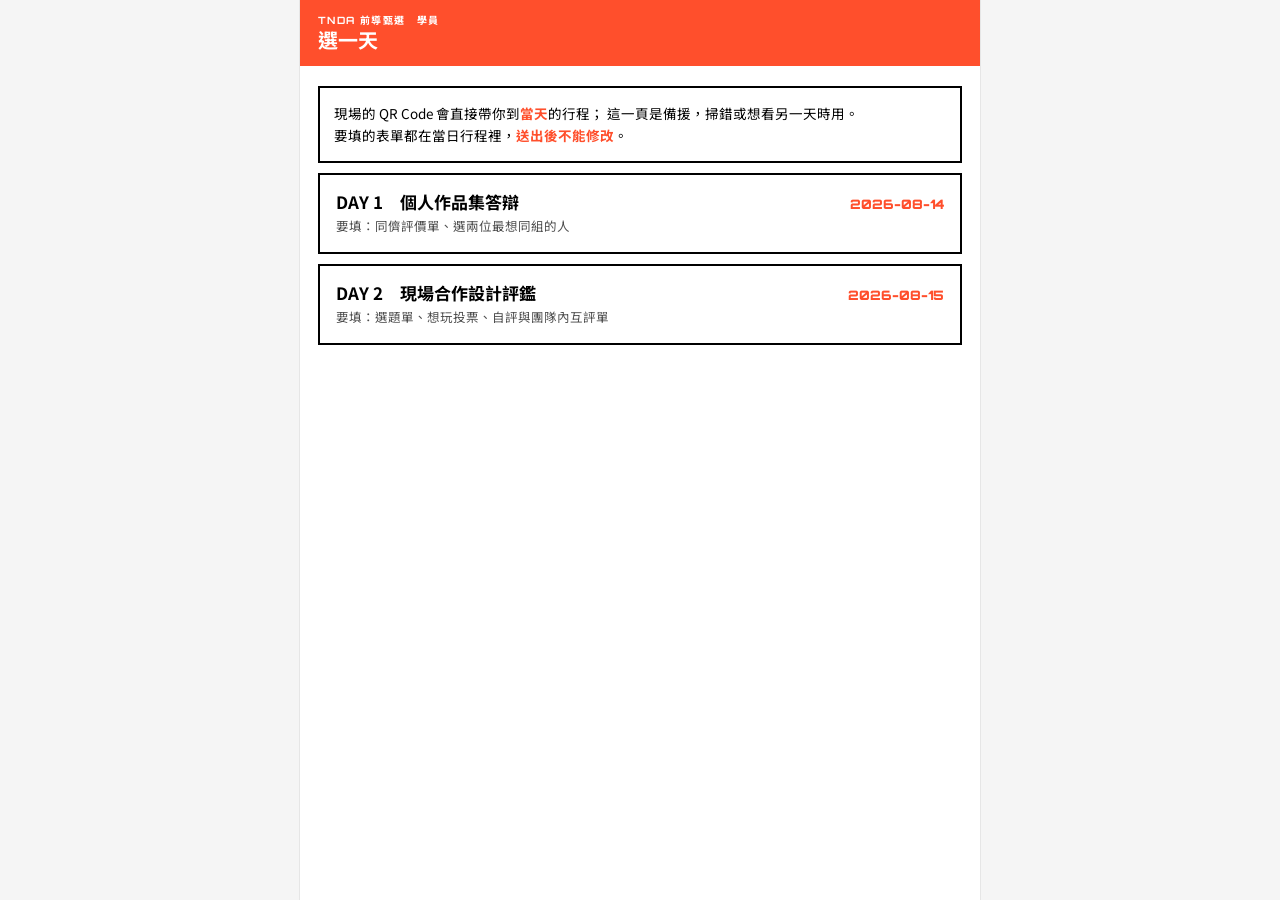
<file: index.html>
<!DOCTYPE html>
<html lang="zh-Hant">
<head>
<meta charset="utf-8">
<meta name="viewport" content="width=device-width, initial-scale=1, viewport-fit=cover">
<meta name="theme-color" content="#FF4F2C">
<title>TNDA 前導甄選 · 學員</title>
<link rel="stylesheet" href="app.css">
<link rel="stylesheet" href="entry.css">
</head>
<body>
<div class="app">
  <header class="bar">
    <div><div class="eyebrow">TNDA 前導甄選　學員</div><h1>選一天</h1></div>
  </header>
  <main class="body" style="padding-bottom:40px">
    <div class="note">
      現場的 QR Code 會直接帶你到<strong>當天</strong>的行程；
      這一頁是備援，掃錯或想看另一天時用。<br>
      要填的表單都在當日行程裡，<strong>送出後不能修改</strong>。
    </div>
    <div id="list"></div>
  </main>
</div>

<script src="config.js?v=3ca76b66"></script>
<script src="app.js?v=e4e5808b"></script>
<script>
(() => {
'use strict';
const T = window.TNDA, A = window.APP;
document.getElementById('list').innerHTML = Object.keys(T.SCHEDULE).map((d) => {
  const s = T.SCHEDULE[d];
  const forms = [].concat(...(s.blocks || []).map((b) => A.formsFor(b, 'student')))
    .filter((v, i, a) => a.indexOf(v) === i)
    .map((id) => T.FORMS[id].title).join('、');
  return '<a class="entry" href="today.html?day=' + encodeURIComponent(d) + '">' +
    '<div class="top"><span class="nm">DAY ' + d + '　' + A.esc(s.title) + '</span>' +
    '<span class="wt">' + A.esc(s.date) + '</span></div>' +
    '<div class="sub">' + (forms ? '要填：' + A.esc(forms) : '沒有要填的表單') + '</div></a>';
}).join('');
A.guard(document.querySelector('.app'));
A.syncNames();   // 學員端不顯示「名單未載入」提示
})();
</script>
</body>
</html>
</file>
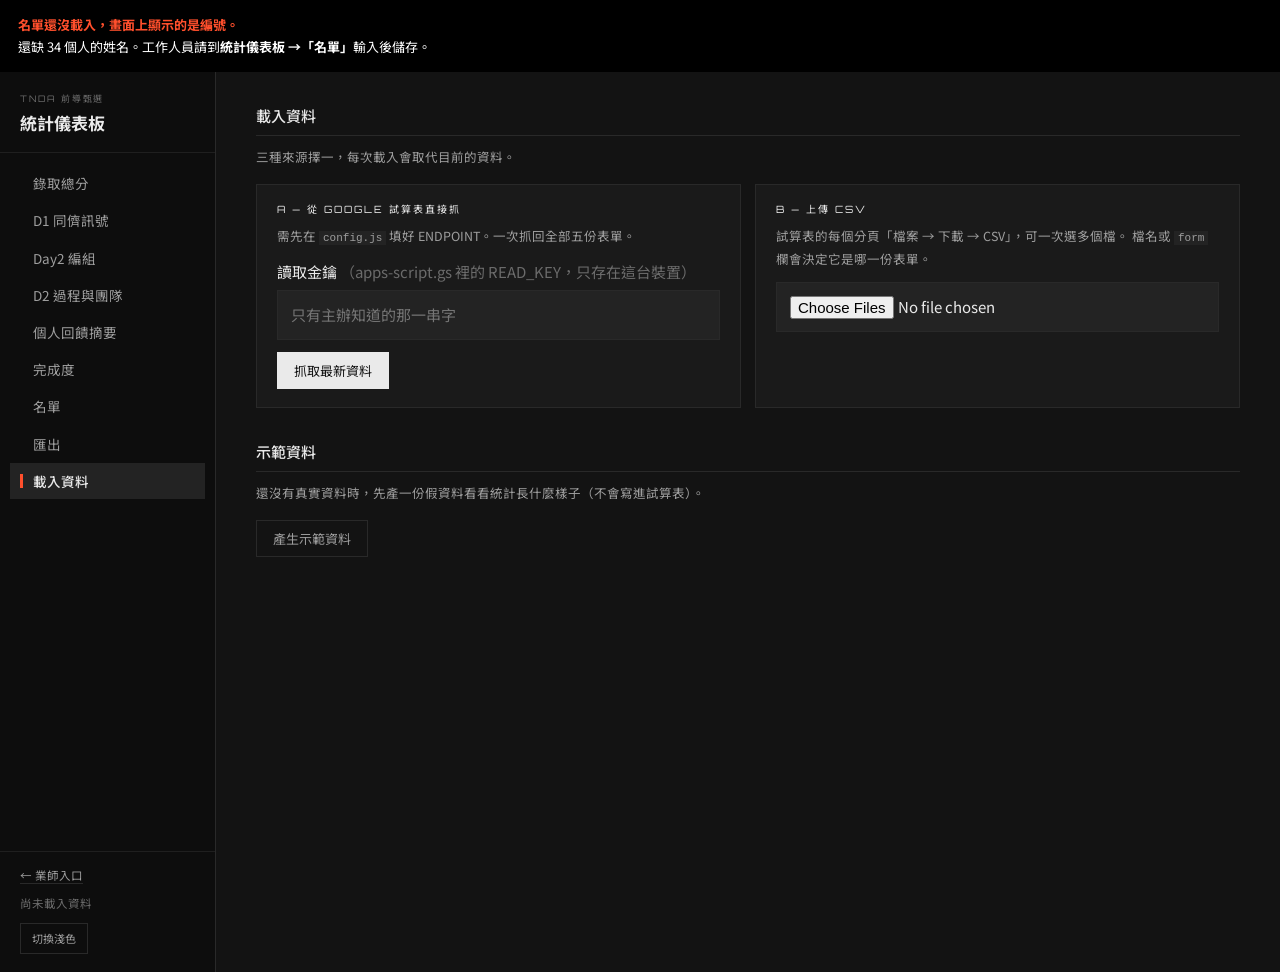
<file: dashboard.html>
<!DOCTYPE html>
<html lang="zh-Hant">
<head>
<meta charset="utf-8">
<meta name="viewport" content="width=device-width, initial-scale=1">
<title>統計儀表板 · TNDA 前導甄選</title>
<link rel="stylesheet" href="app.css">
<style>
/* ── 儀表板專用外觀 ──────────────────────────────────────
   長時間盯著看的頁面，所以跟表單頁不同：深色底、髮絲線、
   橘色只留給圖表的主要數列，其餘一律灰階。切換淺色存在這台裝置。 */
:root{
  --bg:#131313; --rail:#0D0D0D; --s1:#1A1A1A; --s2:#232323;
  --line:#292929; --line2:#1F1F1F;
  --fg:#EAEAEA; --fg2:#9E9E9E; --fg3:#6B6B6B;
  --acc:var(--tnda-orange);
}
/* 編組分頁（data-tab="group"）固定淺色：這頁會投影給全場看，亮底比較清楚。
   其他分頁照 #theme 開關。 */
html[data-theme="light"], html[data-tab="group"]{
  --bg:#F4F4F4; --rail:#FFFFFF; --s1:#FFFFFF; --s2:#EDEDED;
  --line:#E0E0E0; --line2:#EDEDED;
  --fg:#141414; --fg2:#5A5A5A; --fg3:#8E8E8E;
}
body{background:var(--bg);color:var(--fg);font-size:15px}
a{color:var(--fg)}
a:hover{color:var(--acc)}
.shell{display:grid;grid-template-columns:216px 1fr;min-height:100dvh}

/* ── 左側導覽 ── */
aside.rail{background:var(--rail);border-right:1px solid var(--line);
  display:flex;flex-direction:column;position:sticky;top:0;height:100dvh}
aside.rail .brand{padding:22px 20px 18px;border-bottom:1px solid var(--line2)}
aside.rail .brand .eyebrow{color:var(--fg3);letter-spacing:.2em;font-weight:400;font-size:9px}
aside.rail .brand h1{margin:7px 0 0;font:700 17px/1.3 var(--font-body)}
aside.rail .railfoot{padding:14px 20px 18px;border-top:1px solid var(--line2);
  font-size:11.5px;line-height:1.6;color:var(--fg3);display:grid;gap:10px;justify-items:start}
aside.rail .railfoot a{color:var(--fg2);border-bottom:1px solid var(--line)}
#theme{padding:6px 11px;border:1px solid var(--line);background:none;color:var(--fg2);font-size:11px}
#theme:hover{color:var(--fg);border-color:var(--fg3)}

nav.tabs{padding:12px 10px;display:flex;flex-direction:column;gap:1px;flex:1;overflow-y:auto}
nav.tabs button{display:grid;grid-template-columns:3px 1fr;gap:10px;align-items:center;
  text-align:left;padding:9px 10px;color:var(--fg2);font:400 13.5px/1.35 var(--font-body)}
nav.tabs button::before{content:"";height:14px;background:transparent}
nav.tabs button:hover{color:var(--fg)}
nav.tabs button[aria-selected="true"]{background:var(--s2);color:var(--fg);font-weight:500}
nav.tabs button[aria-selected="true"]::before{background:var(--acc)}

main.main{min-width:0;padding:0 0 96px}
.wrap{max-width:1240px;padding:0 40px}
section.pane{padding-top:34px}

/* ── 標題與說明 ── */
h2.sec{font:500 15px/1.3 var(--font-body);letter-spacing:0;color:var(--fg);
  text-transform:none;margin:34px 0 0;padding-bottom:9px;border-bottom:1px solid var(--line)}
h2.sec:first-child{margin-top:0}
p.lede{font-size:12.5px;color:var(--fg2);margin:10px 0 16px;max-width:70ch;line-height:1.75}
p.lede b{color:var(--fg);font-weight:500}
.eyebrow{color:var(--fg3);letter-spacing:.2em;font-weight:400}

/* ── 區塊 ── */
.card{background:var(--s1);border:1px solid var(--line);padding:18px 20px}
.grid{display:grid;gap:14px}
.g2{grid-template-columns:repeat(auto-fit,minmax(300px,1fr))}
.g3{grid-template-columns:repeat(auto-fit,minmax(220px,1fr))}
.g4{grid-template-columns:repeat(auto-fit,minmax(175px,1fr))}

/* KPI：不做盒子，一條分隔線帶過 */
.kpis{gap:0;border-top:1px solid var(--line);border-bottom:1px solid var(--line);margin-bottom:8px}
.stat{background:none;border:0;border-right:1px solid var(--line2);padding:16px 22px 15px}
.stat:last-child{border-right:0}
.stat .k{font:400 11.5px/1.4 var(--font-body);letter-spacing:0;color:var(--fg2);text-transform:none}
.stat .v{font:400 27px/1.1 var(--font-display);margin-top:6px;color:var(--fg)}
.stat .u{font-size:11px;color:var(--fg3);margin-top:3px}
.stat.on{background:none;color:var(--fg)}
.stat.on .k{color:var(--fg2)}
.stat.on .u{color:var(--fg3)}

/* ── 長條圖：唯一允許出現橘色的地方 ──
   注意：app.css 的 .bar 是表單頁的橘底抬頭，同名，所以要先清掉。 */
.bars{display:grid;gap:2px}
.bar{display:grid;grid-template-columns:132px 1fr 96px;gap:14px;align-items:center;
  font-size:12.5px;color:var(--fg2);padding:5px 0;background:none;position:static}
.bar .t{overflow:hidden;text-overflow:ellipsis;white-space:nowrap}
.bar .t b{font:400 10px/1 var(--font-display);margin-right:8px;color:var(--fg3)}
.bar .track{display:block;height:9px;background:var(--s2);position:relative}
.bar .fill{display:block;height:100%;min-width:2px;background:var(--fg3)}
.bar .fill.acc{background:var(--acc)}
.bar .fill.mut{background:var(--fg3)}
.bar .mark{position:absolute;top:-3px;bottom:-3px;width:1px;background:var(--fg3)}
.bar .n{font:400 11px/1.3 var(--font-display);text-align:right;white-space:nowrap;color:var(--fg2)}
.legend{font-size:11.5px;color:var(--fg3);margin-top:12px;display:flex;gap:16px;flex-wrap:wrap;align-items:center}
.legend i{display:inline-block;width:22px;height:8px;background:var(--acc);margin-right:6px;vertical-align:0}
.legend i.line{width:1px;height:12px;background:var(--fg3)}

/* ── 表格：沒有外框，只有髮絲線 ── */
table{width:100%;border-collapse:collapse;font-size:13px;background:none}
th,td{text-align:left;padding:10px 14px;border-bottom:1px solid var(--line2);vertical-align:middle}
th{font:400 11px/1.3 var(--font-body);letter-spacing:0;text-transform:none;color:var(--fg3);
  border-bottom:1px solid var(--line);white-space:nowrap;background:var(--bg);position:sticky;top:0}
td.num{text-align:right;font-family:var(--font-display);font-weight:400;white-space:nowrap;color:var(--fg2)}
th.num{text-align:right;white-space:nowrap}
td:last-child{white-space:nowrap}
td.big{font:400 15px/1 var(--font-display);text-align:right;color:var(--fg)}
tr.flagged td{background:none}
tr.flagged td:first-child{box-shadow:inset 2px 0 0 var(--fg)}
tbody tr:hover td{background:var(--s1)}
.scroll{overflow-x:auto;background:none;border:0;
  border-top:1px solid var(--line);border-bottom:1px solid var(--line)}
.idtag{font:400 10px/1 var(--font-display);color:var(--fg3);margin-right:9px}

/* ── 錄取總分：排名清單 ＋ 單人詳情 ── */
.split{display:grid;grid-template-columns:minmax(330px,400px) 1fr;
  border-top:1px solid var(--line);border-bottom:1px solid var(--line);margin-top:18px}
.split .list{border-right:1px solid var(--line);position:sticky;top:0;align-self:start;
  height:calc(100dvh - 40px);overflow-y:auto}
.split .list button{width:100%;display:grid;grid-template-columns:26px 1fr 116px 44px;gap:12px;
  align-items:center;text-align:left;padding:11px 22px 11px 16px;border-bottom:1px solid var(--line2)}
.split .list button:hover{background:var(--s1)}
.split .list button[aria-selected="true"]{background:var(--s2)}
.split .list .no{font:400 10px/1 var(--font-display);color:var(--fg3)}
.split .list .nm{font-size:14px;color:var(--fg);overflow:hidden;text-overflow:ellipsis;white-space:nowrap}
.split .list .nm em{font-style:normal;color:var(--fg3);font-size:11px;margin-left:8px}
.split .list .mini{display:block;height:6px;background:var(--s2)}
.split .list .mini i{display:block;height:100%;background:var(--fg3)}
.split .list button[aria-selected="true"] .mini i{background:var(--acc)}
.split .list .sc{font:400 14px/1 var(--font-display);text-align:right;color:var(--fg2)}
.split .list button[aria-selected="true"] .sc{color:var(--fg)}
.split .detail{padding:26px 40px 40px;min-width:0}
.detail .head{display:flex;justify-content:space-between;align-items:flex-start;gap:20px;flex-wrap:wrap}
.detail .head h3{margin:8px 0 0;font:700 24px/1.2 var(--font-body)}
.detail .head .sub{font-size:12.5px;color:var(--fg2);margin-top:5px}
.detail .head .tot{font:400 44px/1 var(--font-display);text-align:right}
.detail .head .cap{font-size:11.5px;color:var(--fg2);margin-top:6px;text-align:right}
.detail .cols{display:grid;grid-template-columns:repeat(auto-fit,minmax(300px,1fr));gap:28px;margin-top:28px}
.detail .lbl{font-size:11.5px;color:var(--fg2);padding-bottom:8px;border-bottom:1px solid var(--line);margin-bottom:14px}
.detail .facts{display:flex;gap:26px;margin-top:18px;padding-top:14px;border-top:1px solid var(--line2)}
.detail .facts .k{font-size:11.5px;color:var(--fg2)}
.detail .facts .v{font:400 18px/1.2 var(--font-display);margin-top:4px}
.dots{display:grid;grid-template-columns:112px 1fr 32px;gap:12px;align-items:center;font-size:12.5px;color:var(--fg2)}
.dots .d{display:flex;gap:3px}
.dots .d i{flex:1;height:8px;background:var(--s2)}
.dots .d i.on{background:var(--acc)}
.dots .n{font:400 12px/1 var(--font-display);text-align:right}
.evi{display:grid;gap:1px;background:var(--line2);margin-top:14px}
.evi div{background:var(--s1);padding:11px 14px;display:grid;grid-template-columns:96px 1fr;
  gap:14px;font-size:13px;line-height:1.6}
.evi div span{color:var(--fg3);font-size:11.5px}

/* ── 個人回饋摘要 ── */
.person{background:var(--s1);border:1px solid var(--line);border-left:3px solid var(--line);
  padding:18px 20px;display:flex;flex-direction:column;gap:14px}
.person.flag{border-color:var(--line);border-left:3px solid var(--fg)}
.person h3{margin:0;font:500 17px/1.25 var(--font-body)}
.person .sub{font-size:11.5px;color:var(--fg3);white-space:nowrap}
.rate{display:flex;align-items:baseline;gap:8px}
.rate .big{font:400 26px/1 var(--font-display)}
.rate .cmp{font-size:11px;color:var(--fg3)}
.quotes{border-top:1px solid var(--line2);padding-top:12px;display:grid;gap:7px}
.quotes div{font-size:12.5px;line-height:1.55;color:var(--fg2);padding-left:0;border-left:0}

/* ── 標籤 ── */
.pill{display:inline-block;font:400 11px/1.3 var(--font-body);letter-spacing:0;
  padding:4px 9px;border:1px solid var(--line);color:var(--fg2);margin:0 6px 6px 0}
.pill.warn{background:none;border-color:var(--fg);color:var(--fg)}
.mate{display:inline-block;border:1px solid var(--line);padding:2px 8px;
      margin:0 6px 4px 0;font-size:11.5px;white-space:nowrap;color:var(--fg)}
.mate.taken{border-color:var(--line2);background:none;color:var(--fg3)}

/* 誰寫的：業師姓名一律標出來，同儕維持匿名 */
.quotes .src{display:block;font-size:11px;color:var(--fg3);margin-bottom:2px;letter-spacing:.02em}
.whose{display:flex;flex-wrap:wrap;gap:8px;align-items:center;font-size:12px;
       border-top:1px solid var(--line2);padding-top:12px;color:var(--fg2)}
.whose span{display:inline-flex;gap:8px;align-items:center;border:1px solid var(--line);padding:4px 9px}
.whose span b{font-weight:500;color:var(--fg)}
.whose .gap{border:0;padding:0;color:var(--acc)}

.row-actions{display:flex;gap:10px;flex-wrap:wrap;align-items:center;margin-top:14px}
/* Day2 編組 */
.gwrap{display:grid;grid-template-columns:240px 1fr;gap:14px;align-items:start}
.gpool{display:flex;flex-direction:column;gap:4px}
.gchip{display:flex;gap:8px;align-items:baseline;border:1px solid var(--line);background:var(--s1);
       padding:7px 10px;cursor:pointer;font-size:13px;text-align:left;color:var(--fg);width:100%}
.gchip:hover{border-color:var(--fg3)}
.gchip.sel{border-color:var(--acc);background:var(--s2);font-weight:700}
.gchip .gn{color:var(--fg3);font-size:11px;margin-left:auto;white-space:nowrap}
.gteams{display:grid;grid-template-columns:repeat(3,1fr);gap:10px}
.gteam{border:1px solid var(--line);background:var(--s1);padding:10px 12px;min-height:96px;cursor:pointer}
.gteam.full{opacity:.55;cursor:not-allowed}
.gteam.hint{border-color:var(--acc)}
.gteam .gt{display:flex;justify-content:space-between;font-size:12px;color:var(--fg2);margin-bottom:6px}
.gteam .gm{display:flex;justify-content:space-between;gap:6px;border:1px solid var(--line2);
           padding:5px 8px;margin-top:4px;font-size:13px;cursor:pointer}
.gteam .gm:hover{border-color:var(--acc)}
.gteam .gm .rel{color:var(--acc);font-weight:700}
.gpub{display:grid;grid-template-columns:repeat(3,1fr);gap:16px}
.gpub > div{border:1px solid var(--line);background:var(--s1);padding:18px 20px}
.gpub .pt{font-size:15px;color:var(--fg2);margin-bottom:10px;letter-spacing:.06em}
.gpub .pm{font-size:22px;font-weight:700;line-height:1.6}
.msg{font-size:13px;padding:11px 14px;border:1px solid var(--line);background:var(--s1);margin-top:12px;line-height:1.6}
.msg.err{background:var(--s1);border-color:var(--acc)}
.warnbox{background:var(--s1);border:1px solid var(--line);color:var(--fg2);padding:16px 20px;font-size:13px;line-height:1.7}
.warnbox b{color:var(--fg);font-weight:500}
.warnbox code{background:var(--s2);color:var(--fg)}
label.sw{display:inline-flex;align-items:center;gap:8px;font-size:13px;cursor:pointer}
.empty{padding:60px 20px;text-align:center;color:var(--fg3);font-size:14px}
.stamp{font-size:12px;color:var(--fg2)}

/* app.css 的按鈕與輸入框在深色底上要跟著換 */
.btn{border:1px solid var(--line);background:var(--s1);color:var(--fg);font-weight:400}
.btn.primary{background:var(--fg);border-color:var(--fg);color:var(--bg)}
.btn.ghost{background:none;border-color:var(--line);color:var(--fg2)}
.btn.inline{padding:10px 16px;font-size:13px}
.field{border:1px solid var(--line);background:var(--s2);color:var(--fg)}
.field:focus{outline:2px solid var(--acc);outline-offset:-2px}
code{background:var(--s2);color:var(--fg2)}

@media print{
  aside.rail,.row-actions,.btn{display:none}
  html[data-theme]{--bg:#fff;--s1:#fff;--s2:#EDEDED;--line:#DDD;--line2:#EEE;--fg:#000;--fg2:#555;--fg3:#888}
  .shell{display:block}
  .split .list{display:none}
}

/* ── 個人回饋單（發放版）：每人一張 A4 ──
   發到學員手上的版本，合議決定的內容規則：
   不放業師評語與業師姓名、不放 Day2 的任何活動與評分。
   版型照 Claude Design 的「回饋單 Feedback Sheet」；資料在按下列印時
   從目前載入的資料現算。螢幕上看不到，按「列印發放版」才會生出來。 */
#handout{display:none;font-family:var(--font-body)}
@media print{
  body.handout .shell{display:none}
  body.handout #handout{display:block}
}
#handout .hcard{page-break-after:always;background:#fff;color:#000;min-height:255mm;
  padding:4mm 2mm;display:flex;flex-direction:column;
  print-color-adjust:exact;-webkit-print-color-adjust:exact}
#handout .htop{display:flex;justify-content:space-between;align-items:flex-end;
  padding-bottom:8px;border-bottom:4px solid #000}
#handout .htop .en{font:700 10px/1.2 var(--font-display);letter-spacing:.14em;text-transform:uppercase}
#handout .htop .zh{font:400 12px/1.2 var(--font-body);color:#4D4D4D;letter-spacing:.04em}
#handout .hid{display:flex;align-items:center;gap:14px;margin-top:22px}
#handout .hid .no{font:900 18px/1 var(--font-display);color:var(--tnda-orange);letter-spacing:.06em}
#handout .hid h3{margin:0;font:900 42px/1 var(--font-body);letter-spacing:.06em;color:#000}
#handout .hid .grp{font:700 12px/1 var(--font-body);border:2px solid #000;padding:6px 10px;letter-spacing:.08em}
#handout .hband{margin-top:18px;background:var(--tnda-orange);color:#fff;padding:18px 22px 16px;
  display:flex;align-items:flex-end;justify-content:space-between}
#handout .hband .en{font:700 10px/1.2 var(--font-display);letter-spacing:.14em;text-transform:uppercase}
#handout .hband .zh{font:400 13px/1.2 var(--font-body);letter-spacing:.06em;margin-top:6px}
#handout .hband .num{display:flex;align-items:baseline;gap:8px}
#handout .hband .num b{font:900 72px/.85 var(--font-display);letter-spacing:.02em}
#handout .hband .num span{font:700 16px/1 var(--font-display);letter-spacing:.1em}
#handout .htrack{height:8px;background:#E6E6E6;display:flex}
#handout .htrack i{background:#000}
#handout .hsec{margin-top:24px;display:flex;align-items:baseline;justify-content:space-between;
  border-bottom:1px solid #000;padding-bottom:6px}
#handout .hsec .zh{font:700 15px/1.2 var(--font-body);letter-spacing:.06em}
#handout .hsec .en{font:700 10px/1.2 var(--font-display);letter-spacing:.14em}
#handout .hdims{display:grid;grid-template-columns:1fr 1fr;column-gap:28px;margin-top:4px}
#handout .hrow{display:grid;grid-template-columns:1fr auto auto;align-items:center;gap:12px;
  padding:9px 0;border-bottom:1px solid #E6E6E6;font:400 13px/1.3 var(--font-body);letter-spacing:.02em}
#handout .hcells{display:flex;gap:3px}
#handout .hcells b{width:16px;height:10px;border:1px solid #000;display:flex}
#handout .hcells b i{background:var(--tnda-orange)}
#handout .hn{font:700 12px/1 var(--font-display);min-width:34px;text-align:right;letter-spacing:.04em}
#handout .hpeer{margin-top:24px;background:#000;color:#fff;padding:20px 22px;
  display:flex;flex-direction:column;gap:14px}
#handout .hpeer .hd{display:flex;align-items:baseline;justify-content:space-between;color:var(--tnda-orange)}
#handout .hpeer .hd .zh{font:700 14px/1.2 var(--font-body);letter-spacing:.06em}
#handout .hpeer .hd .en{font:700 10px/1.2 var(--font-display);letter-spacing:.14em}
#handout .hpeer .cnt{display:flex;align-items:flex-end;gap:16px}
#handout .hpeer .cnt b{font:900 44px/.9 var(--font-display)}
#handout .hpeer .cnt .of{font:700 20px/1.4 var(--font-display);color:#8C8C8C}
#handout .hpeer .cnt .say{font:400 13px/1.5 var(--font-body);padding-bottom:4px;letter-spacing:.02em}
#handout .hpeer .tr{display:flex;align-items:center;gap:10px;flex-wrap:wrap}
#handout .hpeer .tr .k{font:400 12px/1.2 var(--font-body);color:#8C8C8C;letter-spacing:.04em}
#handout .hpeer .tr .chip{border:1px solid #fff;padding:5px 10px;font:700 12px/1 var(--font-body);letter-spacing:.06em}
#handout .hqs{margin-top:20px}
#handout .hqs .cap{font:700 10px/1.2 var(--font-display);letter-spacing:.14em;margin-bottom:8px}
#handout .hqgrid{display:grid;grid-template-columns:1fr 1fr;gap:8px}
#handout .hq{border:1px solid #000;padding:10px 12px;display:flex;align-items:center;
  justify-content:space-between;gap:10px;font:400 13px/1.5 var(--font-body);letter-spacing:.02em}
#handout .hq b{font:700 11px/1 var(--font-display);color:var(--tnda-orange);white-space:nowrap}
#handout .hfoot{margin-top:auto;padding-top:14px;border-top:1px solid #000;
  display:flex;align-items:flex-end;justify-content:space-between;gap:16px}
#handout .hfoot .fnote{font:400 10px/1.5 var(--font-body);color:#4D4D4D;letter-spacing:.02em;
  border:0;padding:0}
#handout .hfoot .rt{display:flex;align-items:center;gap:12px}
#handout .hfoot .rt .dt{font:700 10px/1.2 var(--font-display);letter-spacing:.12em}
#handout .hfoot svg{height:14px;width:auto;display:block}
</style>
</head>
<body>

<div class="shell">
<aside class="rail">
  <div class="brand">
    <div class="eyebrow">TNDA 前導甄選</div>
    <h1>統計儀表板</h1>
  </div>
  <nav class="tabs" id="tabs"></nav>
  <div class="railfoot">
    <span id="back"></span>
    <span id="meta">尚未載入資料</span>
    <button id="theme">切換淺色</button>
  </div>
</aside>

<main class="main">
<div class="wrap">
  <section class="pane" id="pane-load">
    <h2 class="sec">載入資料</h2>
    <p class="lede">三種來源擇一，每次載入會取代目前的資料。</p>
    <div class="grid g2">
      <div class="card">
        <div class="eyebrow" style="color:var(--fg)">A — 從 Google 試算表直接抓</div>
        <p class="lede" style="margin:10px 0 12px">
          需先在 <code>config.js</code> 填好 ENDPOINT。一次抓回全部五份表單。
        </p>
        <label class="lede" style="display:block;margin-bottom:6px">讀取金鑰
          <span style="color:var(--fg3)">（apps-script.gs 裡的 READ_KEY，只存在這台裝置）</span>
        </label>
        <input type="password" class="field" id="readkey" autocomplete="off"
               placeholder="只有主辦知道的那一串字" style="margin-bottom:12px">
        <button class="btn primary inline" id="btn-fetch">抓取最新資料</button>
      </div>
      <div class="card">
        <div class="eyebrow" style="color:var(--fg)">B — 上傳 CSV</div>
        <p class="lede" style="margin:10px 0 12px">
          試算表的每個分頁「檔案 → 下載 → CSV」，可一次選多個檔。
          檔名或 <code>form</code> 欄會決定它是哪一份表單。
        </p>
        <input type="file" id="file" accept=".csv,text/csv" multiple class="field">
      </div>
    </div>
    <div id="load-msg"></div>

    <h2 class="sec">示範資料</h2>
    <p class="lede">還沒有真實資料時，先產一份假資料看看統計長什麼樣子（不會寫進試算表）。</p>
    <button class="btn ghost inline" id="btn-demo">產生示範資料</button>
  </section>

  <section class="pane hide" id="pane-score"></section>
  <section class="pane hide" id="pane-peer"></section>
  <section class="pane hide" id="pane-group"></section>
  <section class="pane hide" id="pane-day2"></section>
  <section class="pane hide" id="pane-brief"></section>
  <section class="pane hide" id="pane-status"></section>
  <section class="pane hide" id="pane-roster"></section>
  <section class="pane hide" id="pane-export"></section>
</div>
</main>
</div>

<script src="config.js?v=3ca76b66"></script>
<script src="app.js?v=e4e5808b"></script>
<script>
(() => {
'use strict';
const T = window.TNDA, A = window.APP;
const $ = (id) => document.getElementById(id), esc = A.esc;

let DATA = { peer1: [], pair1: [], mentor1: [], observe2: [], team2: [], self2: [], topic2: [], vote2: [] };
let REVEAL = false;

const TABS = [
  ['score', '錄取總分'], ['peer', 'D1 同儕訊號'], ['group', 'Day2 編組'],
  ['day2', 'D2 過程與團隊'],
  ['brief', '個人回饋摘要'], ['status', '完成度'], ['roster', '名單'],
  ['export', '匯出'], ['load', '載入資料'],
];

/* ════ 通用 ═══════════════════════════════════════════════ */
/** 一律照學員編號排——和名牌、桌牌、紙本的 NO. 是同一個順序，
 *  而且同名同姓時姓名排序會把兩個人排在一起，看起來像重複資料。 */
const byId = (a, b) => String(a.id).localeCompare(String(b.id), undefined, { numeric: true });
/** 表格與卡片上的人名前綴：編號用等寬字體壓灰，姓名維持主體。 */
const idTag = (id) => '<span class="idtag">' + esc(id) + '</span>';

const n1 = (x) => x == null ? '—' : (Math.round(x * 10) / 10).toFixed(1);
const n0 = (x) => x == null ? '—' : String(Math.round(x));
const pct = (x) => x == null ? '—' : Math.round(x * 100) + '%';

/** 一份表單的所有 1–5 面向（self 與 per 都算）。 */
function scaleFields(F) {
  return [].concat(F.self ? F.self.fields : [], F.per ? F.per.fields : [])
    .filter((f) => f.type === 'scale');
}
const FIELDS = {
  mentor1:  scaleFields(T.FORMS.mentor1),
  observe2: scaleFields(T.FORMS.observe2),
  team2:    scaleFields(T.FORMS.team2),
};

/** 一列的 0–100 分。 */
const rowScore = (formId, r) => A.weighted100(FIELDS[formId], r);

/** 把列依 key 分群。 */
function groupBy(rows, keyFn) {
  const m = {};
  rows.forEach((r) => { const k = keyFn(r); if (k) (m[k] = m[k] || []).push(r); });
  return m;
}

/* ════ 核心計算 ═══════════════════════════════════════════
   每位候選人：三個來源各自 0–100，再依 SCORING 加權。
   缺哪一份就照實說缺，不悄悄補值。 */
function computeAll() {
  const out = {};
  T.allStudentIds().forEach((id) => {
    // 這些畫面都會用 idTag 把編號印在姓名前面，所以姓名本身不用再補編號。
    out[id] = {
      id, name: T.nameOf(id), d1: T.d1GroupOf(id), team: T.d2TeamOf(id),
      parts: {}, detail: {}, flags: [], raters: {},
    };
  });

  // D1 業師評分：subject = 候選人編號，可能有多位業師
  Object.entries(groupBy(DATA.mentor1, (r) => r.subject)).forEach(([name, rows]) => {
    const p = out[name]; if (!p) return;
    const scores = rows.map((r) => rowScore('mentor1', r)).filter((x) => x != null);
    p.parts.mentor1 = A.mean(scores);
    p.raters.mentor1 = scores.length;
    p.spread = scores.length > 1 ? Math.max(...scores) - Math.min(...scores) : null;
    // 證據與追問紀錄都帶上是哪位業師寫的——合議時要問得出「這句是誰看到的」。
    p.detail.mentor1 = FIELDS.mentor1.map((f) => ({
      f, v: A.mean(rows.map((r) => Number(r[f.k])).filter(Boolean)),
      ev: rows.filter((r) => r[f.k + '_ev'])
             .map((r) => ({ by: r.submitter, text: r[f.k + '_ev'] })),
    }));
    p.notes = rows.filter((r) => r.notes).map((r) => ({ by: r.submitter, text: r.notes }));
    // 每位業師各自的總分與各面向給分，用來看差距是誰跟誰。
    p.byMentor = rows.map((r) => ({
      by: r.submitter,
      score: rowScore('mentor1', r),
      dims: FIELDS.mentor1.map((f) => Number(r[f.k]) || null),
    })).sort((a, b) => (b.score || 0) - (a.score || 0));
    rows.forEach((r) => String(r.flags || '').split('|').filter(Boolean)
      .forEach((fl) => { if (!p.flags.includes(fl)) p.flags.push(fl); }));
  });

  // D2 個人過程觀察：subject = 組員，可能有上下午兩張、多位觀察者
  Object.entries(groupBy(DATA.observe2, (r) => r.subject)).forEach(([name, rows]) => {
    const p = out[name]; if (!p) return;
    const scores = rows.map((r) => rowScore('observe2', r)).filter((x) => x != null);
    p.parts.observe2 = A.mean(scores);
    p.raters.observe2 = scores.length;
    p.detail.observe2 = FIELDS.observe2.map((f) => ({
      f, v: A.mean(rows.map((r) => Number(r[f.k])).filter(Boolean)), ev: [],
    }));
    // 具體事例也要記是誰觀察到的，還有是上午還是下午那一段。
    p.behaviour = rows.filter((r) => r.behaviour).map((r) => ({
      by: r.submitter, slot: r.slot || '', text: r.behaviour,
    }));
  });

  // D2 團隊成果：subject = 組別，Final Proposal 一組一張，套用到組內每一位。
  // 兩位 Assigned Reviewers 都填的話（一組多列）取平均。
  const teamScore = {};
  Object.entries(groupBy(DATA.team2, (r) => r.subject)).forEach(([team, rows]) => {
    const scores = rows.map((r) => rowScore('team2', r)).filter((x) => x != null);
    teamScore[team] = {
      score: A.mean(scores), n: scores.length,
      next: rows.map((r) => r.next).filter(Boolean),
      strength: rows.map((r) => r.strength).filter(Boolean),
      gap: rows.map((r) => r.gap).filter(Boolean),
    };
  });
  Object.values(out).forEach((p) => {
    if (p.team && teamScore[p.team]) {
      p.parts.team2 = teamScore[p.team].score;
      p.raters.team2 = teamScore[p.team].n;
    }
  });

  // 加權總分：只用已有的部分，並照實標示涵蓋率
  Object.values(out).forEach((p) => {
    let w = 0, acc = 0;
    T.SCORING.forEach((s) => {
      const v = p.parts[s.form];
      if (v == null) return;
      w += s.weight; acc += s.weight * v;
    });
    p.coverage = w;
    p.total = w ? acc / w : null;
  });

  return { people: out, teamScore };
}

/* 同儕訊號（peer1，0%） */
function peerAgg(group) {
  const roster = T.studentsIn(group);
  const by = {};
  roster.forEach((id) => {
    by[id] = { id, name: T.labelOf(id), received: 0, yes: 0, reasons: {}, quotes: [] };
  });
  DATA.peer1.forEach((r) => {
    const p = by[r.subject]; if (!p) return;
    p.received++;
    if (r.willing === 'Y') p.yes++;
    String(r.reasons || '').split('|').filter(Boolean)
      .forEach((c) => { p.reasons[c] = (p.reasons[c] || 0) + 1; });
    if (r.highlight) p.quotes.push(r.highlight);
  });
  Object.values(by).forEach((p) => {
    p.rate = p.received ? p.yes / p.received : null;
    p.g = p.reasons.G || 0;
    p.gShare = p.received ? p.g / p.received : 0;
  });
  return Object.values(by);
}

/* 自評 vs 他評落差（self2 + observe2，0%，自我認知訊號） */
function selfGap() {
  const out = {};
  DATA.self2.filter((r) => r.rel === 'self').forEach((r) => {
    out[r.subject] = out[r.subject] || {};
    out[r.subject].self = A.mean([Number(r.s_contrib), Number(r.s_collab)].filter(Boolean));
    out[r.subject].myPart = r.my_part; out[r.subject].doDiff = r.do_diff;
  });
  Object.entries(groupBy(DATA.self2.filter((r) => r.rel === 'peer'), (r) => r.subject))
    .forEach(([id, rows]) => {
      out[id] = out[id] || {};
      out[id].byPeers = A.mean(rows.flatMap((r) =>
        [Number(r.p_contrib), Number(r.p_collab)].filter(Boolean)));
      out[id].evidence = rows.map((r) => r.p_evidence).filter(Boolean);
    });
  Object.values(out).forEach((o) => {
    o.gap = (o.self != null && o.byPeers != null) ? o.self - o.byPeers : null;
  });
  return out;
}

/* ════ 分頁 ═══════════════════════════════════════════════ */
function renderTabs(active) {
  const t = $('tabs'); t.innerHTML = '';
  TABS.forEach(([k, label]) => {
    const b = document.createElement('button');
    b.textContent = label; b.setAttribute('aria-selected', String(k === active));
    b.onclick = () => go(k); t.appendChild(b);
  });
}
function go(k) {
  document.documentElement.dataset.tab = k;   // 編組分頁靠這個吃淺色
  renderTabs(k);
  TABS.forEach(([n]) => $('pane-' + n).classList.toggle('hide', n !== k));
  ({ score: renderScore, peer: renderPeer, group: renderGroup, day2: renderDay2, brief: renderBrief,
     status: renderStatus, roster: renderRoster, export: renderExport }[k] || (() => {}))();
  window.scrollTo(0, 0);
}
const empty = () => '<div class="empty">還沒有資料。請先到「載入資料」分頁。</div>';
const hasAny = () => Object.values(DATA).some((a) => a.length);

function stat(k, v, u, on) {
  return '<div class="stat' + (on ? ' on' : '') + '"><div class="k">' + esc(k) + '</div>' +
    '<div class="v">' + esc(String(v)) + '</div><div class="u">' + esc(u || '') + '</div></div>';
}
function barRow(label, frac, right, cls, rawLabel, mark) {
  const m = mark == null ? '' :
    '<span class="mark" style="left:' + Math.round(Math.max(0, Math.min(1, mark)) * 100) + '%"></span>';
  return '<div class="bar"><span class="t">' + (rawLabel ? label : esc(label)) + '</span>' +
    '<span class="track"><span class="fill ' + (cls || '') + '" style="width:' +
    Math.round(Math.max(0, Math.min(1, frac)) * 100) + '%"></span>' + m + '</span>' +
    '<span class="n">' + esc(right) + '</span></div>';
}

/* ── 錄取總分 ──────────────────────────────────────────
   30 個人 × 10 欄的大表在螢幕上很難讀，所以預設是
   「左邊排名清單、右邊一個人的完整證據」，要做合議對照時
   再按「看完整表格」切回原本那張表（排序也還在）。 */
let SEL = null, FULL = false;

function renderScore() {
  const p = $('pane-score');
  if (!hasAny()) return void (p.innerHTML = empty());
  const { people } = computeAll();
  const list = Object.values(people).sort(byId);
  const scored = list.filter((x) => x.total != null);
  if (!SEL || !people[SEL]) SEL = list[0].id;

  let h = '<h2 class="sec">加權總分</h2>';
  h += '<p class="lede">' +
    T.SCORING.map((s) => s.label + ' <b>' + Math.round(s.weight * 100) + '%</b>').join('　·　') +
    '。同儕評價與自評互評佔 0%，只當訊號，不進總分。' +
    '<b>「已計入」不到 100% 代表那個人還缺表單</b>，缺件補齊前不要拿來比較。</p>';

  // 分布：40–100 每 5 分一格，只有它跟長條圖可以用橘色
  const bins = new Array(12).fill(0);
  scored.forEach((x) => { bins[Math.max(0, Math.min(11, Math.floor((x.total - 40) / 5)))]++; });
  const bmax = Math.max(1, ...bins);
  const hist = '<div class="stat" style="flex:1.6;display:flex;flex-direction:column">' +
    '<div class="k">總分分布　40–100</div>' +
    '<div style="display:flex;align-items:flex-end;gap:3px;height:38px;margin-top:10px">' +
    bins.map((n, i) => '<span title="' + (40 + i * 5) + '–' + (45 + i * 5) + '：' + n + ' 位" ' +
      'style="flex:1;min-height:2px;background:var(--acc);height:' +
      Math.round((n / bmax) * 100) + '%"></span>').join('') +
    '</div><div class="u" style="display:flex;justify-content:space-between;font-family:var(--font-display)">' +
    '<span>40</span><span>70</span><span>100</span></div></div>';

  h += '<div class="grid g4 kpis" style="display:flex;flex-wrap:wrap">' +
    stat('已有總分', scored.length, '共 ' + list.length + ' 位', true) +
    stat('完整計分', list.filter((x) => x.coverage >= 0.999).length, '三份都到齊') +
    stat('中位數', n1(A.median(scored.map((x) => x.total))), '0–100') +
    stat('需要對分', list.filter((x) => (x.spread || 0) >= 1.5).length, '業師差距 ≥ 1.5') +
    hist + '</div>';

  h += '<div class="row-actions" style="justify-content:space-between">' +
    '<span class="stamp">依編號排序。點左邊任何一位看他的完整證據。</span>' +
    '<button class="btn ghost inline" id="sc-mode">' +
    (FULL ? '回到逐人檢視' : '看完整表格') + '</button></div>';

  h += FULL ? scoreTableHTML(list) : splitHTML(list, people[SEL]);
  p.innerHTML = h;

  $('sc-mode').onclick = () => { FULL = !FULL; renderScore(); };
  if (FULL) bindSort(list);
  else {
    p.querySelectorAll('.list button').forEach((b) => {
      b.onclick = () => { SEL = b.dataset.id; renderScore(); };
    });
  }
}

function splitHTML(list, x) {
  const rows = list.map((s) =>
    '<button data-id="' + esc(s.id) + '" aria-selected="' + (s.id === SEL) + '">' +
    '<span class="no">' + esc(s.id) + '</span>' +
    '<span class="nm">' + esc(s.name) + '<em>' + esc(s.d1) +
      (s.team ? ' · ' + esc(s.team) : '') + '</em></span>' +
    '<span class="mini"><i style="width:' + Math.round(s.total || 0) + '%"></i></span>' +
    '<span class="sc">' + n1(s.total) + '</span></button>').join('');

  const pr = peerOf(x.id) || {}, gp = selfGap()[x.id] || {};
  const pills = x.flags.map((f) => '<span class="pill' + (f === 'STAR' ? '' : ' warn') + '">' +
      esc(FLAG_LABEL[f] || f) + '</span>').join('') +
    ((x.spread || 0) >= 1.5 ? '<span class="pill warn">業師差距 ' + n1(x.spread) + '　需當場對分</span>' : '') +
    (pr.received && pr.gShare >= 0.3 ? '<span class="pill warn">同儕曝光不足　G ' + pr.g + '</span>' : '') +
    (Math.abs(gp.gap || 0) >= 1 ? '<span class="pill warn">自評落差 ' +
      (gp.gap > 0 ? '+' : '') + n1(gp.gap) + '</span>' : '');

  const parts = '<div class="bars">' + T.SCORING.map((s) =>
    barRow(s.label + '　' + Math.round(s.weight * 100) + '%',
      (x.parts[s.form] || 0) / 100, n1(x.parts[s.form]), 'acc')).join('') + '</div>';

  const dims = (x.detail.mentor1 || []).map((d) =>
    '<div class="dots"><span class="t" style="overflow:hidden;text-overflow:ellipsis;white-space:nowrap">' +
    esc(d.f.label) + '</span><span class="d">' +
    [1, 2, 3, 4, 5].map((i) => '<i class="' + (i <= Math.round(d.v || 0) ? 'on' : '') + '"></i>').join('') +
    '</span><span class="n">' + n1(d.v) + '</span></div>').join('');

  const quotes = [].concat(
    (x.detail.mentor1 || []).flatMap((d) => d.ev.map((e) => [d.f.label, e])),
    (pr.quotes || []).map((q) => ['同儕', q]),
    (x.behaviour || []).map((b) => ['D2 過程', b])).slice(0, 8);

  return '<div class="split"><div class="list">' + rows + '</div>' +
    '<div class="detail">' +
      '<div class="head"><div><span class="idtag">' + esc(x.id) + '</span>' +
        '<h3>' + esc(x.name) + '</h3><div class="sub">' + esc(x.d1) +
        (x.team ? '　·　' + esc(x.team) : '') + '</div></div>' +
        '<div><div class="tot">' + n1(x.total) + '</div>' +
        '<div class="cap">加權總分 · 已計入 ' + Math.round((x.coverage || 0) * 100) + '%</div></div></div>' +
      (pills ? '<div style="margin-top:14px">' + pills + '</div>' : '') +
      '<div class="cols">' +
        '<div><div class="lbl">三個來源</div>' + parts +
          '<div class="facts">' +
            '<div><div class="k">業師差距</div><div class="v">' + (x.spread == null ? '—' : n1(x.spread)) + '</div></div>' +
            '<div><div class="k">同儕想一起</div><div class="v">' +
              (pr.received ? pr.yes + '/' + pr.received : '—') + '</div></div>' +
            '<div><div class="k">自評落差</div><div class="v">' +
              (gp.gap == null ? '—' : (gp.gap > 0 ? '+' : '') + n1(gp.gap)) + '</div></div>' +
          '</div></div>' +
        '<div><div class="lbl">D1 六面向　1–5</div><div class="bars">' + dims + '</div></div>' +
      '</div>' +
      (quotes.length ? '<div style="margin-top:28px"><div class="lbl">證據與現場紀錄</div>' +
        '<div class="evi">' + quotes.map(([k, v]) =>
          '<div><span>' + esc(k) + '</span>' + esc(v) + '</div>').join('') + '</div></div>' : '') +
    '</div></div>';
}

function scoreTableHTML(list) {
  return '<div class="scroll" style="margin-top:18px"><table id="score-table" style="min-width:1120px"><thead><tr>' +
    '<th data-k="name">候選人</th><th data-k="d1">D1 組</th><th data-k="team">D2 組</th>' +
    T.SCORING.map((s) => '<th class="num" data-k="' + s.form + '">' + esc(s.label) +
      '<br>' + Math.round(s.weight * 100) + '%</th>').join('') +
    '<th class="num" data-k="spread">業師差距</th>' +
    '<th class="num" data-k="coverage">已計入</th>' +
    '<th class="num" data-k="total">總分</th><th>旗標</th>' +
    '</tr></thead><tbody>' + list.map(scoreRow).join('') + '</tbody></table></div>';
}

const FLAG_LABEL = { BORDER: '邊界案例', ATTRIB: '貢獻歸屬待確認', STAR: '特殊亮點' };

function scoreRow(x) {
  return '<tr class="' + (x.flags.length ? 'flagged' : '') + '">' +
    '<td>' + idTag(x.id) + '<b>' + esc(x.name) + '</b></td>' +
    '<td>' + esc(x.d1) + '</td><td>' + esc(x.team) + '</td>' +
    T.SCORING.map((s) => '<td class="num">' + n1(x.parts[s.form]) +
      (x.raters[s.form] > 1 ? '<br><span style="font-weight:400;font-size:10px;color:var(--fg3)">' +
        x.raters[s.form] + ' 筆</span>' : '') + '</td>').join('') +
    '<td class="num">' + (x.spread == null ? '—' : n1(x.spread)) + '</td>' +
    '<td class="num">' + Math.round((x.coverage || 0) * 100) + '%</td>' +
    '<td class="big">' + n1(x.total) + '</td>' +
    '<td>' + x.flags.map((f) => '<span class="pill' + (f === 'STAR' ? '' : ' warn') + '">' +
      esc(FLAG_LABEL[f] || f) + '</span>').join('') + '</td></tr>';
}
function bindSort(list) {
  const tb = $('score-table'); if (!tb) return;
  let desc = true;
  tb.querySelectorAll('th[data-k]').forEach((th) => {
    th.style.cursor = 'pointer';
    th.onclick = () => {
      const k = th.dataset.k;
      const val = (x) => k === 'total' ? x.total : k === 'coverage' ? x.coverage
        : k === 'spread' ? x.spread : k === 'name' ? x.id
        : (x.parts[k] !== undefined ? x.parts[k] : x[k]);
      list.sort((a, b) => {
        const va = val(a), vb = val(b);
        if (typeof va === 'string' || typeof vb === 'string')
          return String(va || '').localeCompare(String(vb || ''), 'zh-Hant') * (desc ? -1 : 1);
        return ((vb == null ? -1 : vb) - (va == null ? -1 : va)) * (desc ? 1 : -1);
      });
      desc = !desc;
      tb.querySelector('tbody').innerHTML = list.map(scoreRow).join('');
    };
  });
}

/* ── D1 同儕訊號 ───────────────────────────────────────── */
function renderPeer() {
  const p = $('pane-peer');
  if (!DATA.peer1.length) return void (p.innerHTML = '<div class="empty">還沒有同儕評價資料。</div>');
  const RMAP = {};
  T.FORMS.peer1.per.fields.find((f) => f.k === 'reasons').options
    .forEach((o) => { RMAP[o.v] = o; });

  let h = '';
  T.d1Groups().forEach((g) => {
    const ps = peerAgg(g).filter((x) => x.received > 0);
    if (!ps.length) return;
    const med = A.median(ps.map((x) => x.rate));

    h += '<h2 class="sec">' + esc(g) + ' — 合作意願分布</h2>';
    h += '<p class="lede">這不是排行榜，也不計入總分。它回答的是「這個 cohort 願不願意一起工作」——' +
      '中位數 <b>' + pct(med) + '</b> 是這一組的基線，個別高低只在明顯偏離基線時才值得看。</p>';
    h += '<div class="card"><div class="bars">' +
      ps.slice().sort(byId)
        .map((x) => barRow(x.name, x.rate || 0,
          pct(x.rate) + ' (' + x.yes + '/' + x.received + ')', 'acc', false, med)).join('') +
      '</div><div class="legend"><span><i></i>想一起做的比例</span>' +
      '<span><i class="line"></i>組內中位數 ' + pct(med) + '</span>' +
      '<span>一票約 ' + Math.round(100 / (ps[0].received || 14)) + ' 個百分點，不要過度解讀小差距</span>' +
      '</div></div>';

    /* 「這一組看見了什麼」（理由 A–H 的次數分布）依主辦要求先隱藏。
       資料照收，要看的話把 SHOW_REASONS 改成 true 即可。 */
    const SHOW_REASONS = false;
    if (SHOW_REASONS) {
      const tot = {};
      DATA.peer1.forEach((r) => {
        if (T.d1GroupOf(r.subject) !== g) return;
        String(r.reasons || '').split('|').filter(Boolean).forEach((c) => { tot[c] = (tot[c] || 0) + 1; });
      });
      const max = Math.max(1, ...Object.values(tot));
      h += '<h2 class="sec">' + esc(g) + ' — 這一組「看見了什麼」</h2>' +
        '<p class="lede">G（尚未看見足夠證據）偏高代表發表時間或曝光不足，' +
        '處置方式是給舞台，不是扣分。</p>' +
        '<div class="card"><div class="bars">' +
        Object.values(RMAP).map((o) => barRow('<b>' + o.v + '</b>' + esc(o.label),
          (tot[o.v] || 0) / max, (tot[o.v] || 0) + ' 次', o.positive ? 'acc' : 'mut', true)).join('') +
        '</div></div>';
    }
  });

  h += '<h2 class="sec">Day 2 分組配對</h2>' +
    '<div class="warnbox"><b>這一段會揭露「誰選了誰」。</b>兩張表都向學員承諾不公布，' +
    '所以預設關閉，只有 17:00 編 Day2 分組時才打開，且不得對學員公布名單以外的細節。</div>' +
    '<div class="row-actions"><label class="sw"><input type="checkbox" id="reveal"' +
    (REVEAL ? ' checked' : '') + '> 我了解，開啟主辦模式</label></div>';

  if (REVEAL) h += pairingHTML();
  p.innerHTML = h;
  const c = $('reveal'); if (c) c.onchange = () => { REVEAL = c.checked; renderPeer(); };
}

/* 分組用：先看「選兩位最想同組的人」的互選，那是硬配對；
   同儕評價的雙向 Y 只是備援參考，因為一個人可以對很多人說 Y。 */
function pairingHTML() {
  let h = '';

  const pick = {};   // 誰選了哪兩位
  DATA.pair1.forEach((r) => {
    const xs = [r.choice, r.choice2].filter(Boolean);
    if (xs.length) pick[r.submitter] = xs;
  });
  const submitted = Object.keys(pick);
  const chose = (a, b) => (pick[a] || []).indexOf(b) >= 0;

  /* 每人選兩位，所以最強的訊號是「三人全互選」：三個人互相都把彼此
     選進自己的兩位裡（每人只有兩個位子，所以六個方向全部成立）——
     這就是一組完整的隊，先取。照編號順序取，取過的不再參與，
     結果才會是穩定的，重跑一次不會換一組人。 */
  const paired = new Set();
  const trios = [];
  const ordered = submitted.slice().sort();
  ordered.forEach((a) => {
    if (paired.has(a)) return;
    const [x, y] = pick[a] || [];
    if (!x || !y || paired.has(x) || paired.has(y)) return;
    if (chose(x, a) && chose(x, y) && chose(y, a) && chose(y, x)) {
      trios.push([a, x, y].sort());
      paired.add(a); paired.add(x); paired.add(y);
    }
  });

  /* 剩下的人再看兩人互選，先湊成對，第三人從「還沒配到」牽線。 */
  const matched = [];
  ordered.forEach((a) => {
    if (paired.has(a)) return;
    const b = (pick[a] || []).find((x) => !paired.has(x) && x !== a && chose(x, a));
    if (b) { matched.push([a, b]); paired.add(a); paired.add(b); }
  });
  const unpaired = T.allStudentIds().filter((id) => !paired.has(id));

  h += '<h2 class="sec">三人全互選　' + trios.length + ' 組</h2>' +
    '<p class="lede">三個人互相都把彼此選進自己的兩位裡——這已經是一組完整的隊，直接定案。' +
    '已交 <b>' + submitted.length + '</b> / ' + T.allStudentIds().length + ' 人。</p>' +
    (trios.length
      ? '<div class="card"><div class="grid g3">' + trios.map((t) =>
          '<div style="border:1px solid var(--acc);background:var(--s1);padding:10px 12px;font-size:13.5px">' +
          t.map((i) => esc(T.labelOf(i))).join('　⇄　') + '</div>').join('') + '</div></div>'
      : '<div class="card"><span class="sub">還沒有三人全互選的組。</span></div>');

  // 兩人成對後還缺第三人——「還沒配到、而且兩位都選了」的人是現成人選。
  const thirdFor = ([a, b]) => T.allStudentIds()
    .filter((u) => !paired.has(u) && u !== a && u !== b && chose(u, a) && chose(u, b));

  h += '<h2 class="sec">兩人互選　' + matched.length + ' 對</h2>' +
    '<p class="lede">兩個人互相把對方選進自己的兩位裡，先湊成對；' +
    '第三人從「還沒配到」裡牽線——卡片下面若列出人名，是<b>兩位都選了他們</b>的現成人選。</p>' +
    (matched.length
      ? '<div class="card"><div class="grid g3">' + matched.map(([a, b]) => {
          const cand = thirdFor([a, b]);
          return '<div style="border:1px solid var(--line);background:var(--s1);padding:10px 12px;font-size:13.5px">' +
            esc(T.labelOf(a)) + '　⇄　' + esc(T.labelOf(b)) +
            (cand.length ? '<div style="font-size:12px;color:var(--fg2);margin-top:5px">＋想加入：' +
              cand.map((i) => esc(T.labelOf(i))).join('、') + '</div>' : '') + '</div>';
        }).join('') + '</div></div>'
      : '<div class="card"><span class="sub">還沒有兩人互選的配對。</span></div>');

  // 被幾個人選到（兩個位子都算）。單向選擇不另開一區，併進下表當一欄，
  // 否則每人一格會排掉整個螢幕。
  const nominated = {};
  submitted.forEach((a) => {
    (pick[a] || []).forEach((b) => { nominated[b] = (nominated[b] || 0) + 1; });
  });

  h += '<h2 class="sec">還沒配到　' + unpaired.length + ' 人</h2>' +
    '<p class="lede">這些人由主辦幫忙編組。' +
    '「他選了誰」旁邊是對方目前的狀態，湊組時可以參考——<b>不要在台上唸出來</b>。' +
    '「被選次數」高又還沒配到的人，通常是最好牽線的對象。</p>' +
    '<div class="scroll"><table><thead><tr><th>編號／姓名</th>' +
    '<th class="num">被選次數</th><th>他選的兩位</th><th>那兩位的狀態</th><th>理由</th>' +
    '</tr></thead><tbody>' +
    unpaired.map((id) => {
      const targets = pick[id] || [];
      const why = (DATA.pair1.find((r) => r.submitter === id) || {}).why || '';
      const stateOf = (t) => paired.has(t) ? '已配對'
        : !pick[t] ? '還沒交'
        : chose(t, id) ? '也選了他' : '可以牽線';
      return '<tr><td>' + idTag(id) + '<b>' + esc(T.nameOf(id)) + '</b></td>' +
        '<td class="num">' + (nominated[id] || 0) + '</td>' +
        '<td>' + (targets.length
          ? targets.map((t) => esc(T.labelOf(t))).join('<br>')
          : '<i style="color:var(--fg3)">未交</i>') + '</td>' +
        '<td style="font-size:12.5px">' +
          targets.map(stateOf).map(esc).join('<br>') + '</td>' +
        '<td style="font-size:12.5px">' + esc(why) + '</td></tr>';
    }).join('') + '</tbody></table></div>';

  // 備援：同儕評價的雙向 Y。一個人可以對很多人說「想」，所以配對數會很多——
  // 一對一格會排出上百格，改成一人一列、對象收在同一格。
  h += '<h2 class="sec">備援參考：同儕評價的雙向「想一起做」</h2>' +
    '<p class="lede">同儕評價一個人可以對很多位都說「想一起做」，所以這裡不是「一人一組」，' +
    '而是<b>每個人所有互相有意願的對象</b>。<b>湊不出三人時，從當事人那一列挑一個還沒配到的。</b>' +
    '「互選數 0」的人要優先幫他牽線。</p>';

  T.d1Groups().forEach((g) => {
    const yes = new Set(DATA.peer1
      .filter((r) => r.willing === 'Y' && T.d1GroupOf(r.subject) === g)
      .map((r) => r.submitter + '→' + r.subject));
    const rows = T.studentsIn(g).map((id) => ({
      id,
      mates: T.studentsIn(g).filter((o) =>
        o !== id && yes.has(id + '→' + o) && yes.has(o + '→' + id)),
    }));
    h += '<h2 class="sec" style="border-bottom-width:1px">' + esc(g) + '</h2>' +
      '<div class="scroll"><table><thead><tr><th>編號／姓名</th><th class="num">互選數</th>' +
      '<th>互相想一起做的人</th></tr></thead><tbody>' +
      rows.map((r) => '<tr class="' + (r.mates.length ? '' : 'flagged') + '">' +
        '<td>' + idTag(r.id) + '<b>' + esc(T.nameOf(r.id)) + '</b></td>' +
        '<td class="num">' + r.mates.length + '</td>' +
        '<td style="font-size:12.5px;line-height:1.9">' +
          (r.mates.length
            ? r.mates.map((m) => '<span class="mate' + (paired.has(m) ? ' taken' : '') + '">' +
                esc(T.labelOf(m)) + '</span>').join('')
            : '<i style="color:var(--fg3)">沒有互選對象</i>') +
        '</td></tr>').join('') + '</tbody></table></div>';
  });

  h += '<p class="lede" style="margin-top:10px">' +
    '<span class="mate">白底</span>＝還沒配到，可以牽線　' +
    '<span class="mate taken">灰底</span>＝已經在別組了</p>';

  return h;
}

/* ── D2 過程與團隊 ─────────────────────────────────────── */
/* ── Day2 編組 ────────────────────────────────────────
   現場編組用：點左邊的人、再點右邊的組。條件在這裡硬擋——
   一人只能在一組、每組上限照 規模.json 的「每組人數上限」。
   狀態存這台裝置（localStorage），重新整理不會掉。
   「公布模式」是乾淨的投影畫面，只有組別與名字，沒有互選資訊。 */
const GKEY = 'tnda:grouping';
let GSEL = null, GPUB = false;
const GCAP = 3;
const gload = () => { try { return JSON.parse(localStorage.getItem(GKEY) || '{}'); } catch (e) { return {}; } };
const gsave = (m) => { try { localStorage.setItem(GKEY, JSON.stringify(m)); } catch (e) { /* ignore */ } };

/** pair1 的選擇圖，編組提示用。 */
function gpicks() {
  const picks = {};
  (DATA.pair1 || []).forEach((r) => {
    const xs = [r.choice, r.choice2].filter(Boolean);
    if (xs.length) picks[r.submitter] = xs;
  });
  const chose = (a, b) => (picks[a] || []).indexOf(b) >= 0;
  return { picks, chose, mutual: (a, b) => chose(a, b) && chose(b, a) };
}

function renderGroup() {
  const p = $('pane-group');
  const asg = gload();
  const teams = T.d2Teams();
  const members = (t) => Object.keys(asg).filter((id) => asg[id] === t).sort();
  const unassigned = T.allStudentIds().filter((id) => !asg[id]);
  const { picks, chose, mutual } = gpicks();

  if (GPUB) {
    p.innerHTML = '<div class="row" style="justify-content:space-between">' +
      '<h2 class="sec" style="margin:0">DAY 2 分組</h2>' +
      '<button class="btn ghost" id="g-edit">返回編輯</button></div>' +
      '<div class="gpub" style="margin-top:14px">' +
      teams.map((t) => {
        const ms = members(t);
        return ms.length ? '<div><div class="pt">' + esc(t) + '</div><div class="pm">' +
          ms.map((id) => idTag(id) + ' ' + esc(T.nameOf(id))).join('<br>') + '</div></div>' : '';
      }).join('') + '</div>';
    $('g-edit').onclick = () => { GPUB = false; renderGroup(); };
    return;
  }

  const seed = (groups) => {
    const cur = gload();
    const free = teams.filter((t) => !Object.values(cur).includes(t));
    groups.forEach((g) => {
      if (!free.length || g.some((id) => cur[id])) return;
      const t = free.shift();
      g.forEach((id) => { cur[id] = t; });
    });
    gsave(cur); GSEL = null; renderGroup();
  };
  const findTrios = () => {
    const done = new Set(Object.keys(asg)), out = [];
    Object.keys(picks).sort().forEach((a) => {
      if (done.has(a)) return;
      const pair = picks[a] || [], x = pair[0], y = pair[1];
      if (!x || !y || done.has(x) || done.has(y)) return;
      if (mutual(a, x) && mutual(a, y) && mutual(x, y)) {
        out.push([a, x, y].sort());
        [a, x, y].forEach((i) => done.add(i));
      }
    });
    return out;
  };
  const findPairs = () => {
    const done = new Set(Object.keys(asg)), out = [];
    Object.keys(picks).sort().forEach((a) => {
      if (done.has(a)) return;
      const b = (picks[a] || []).find((x) => !done.has(x) && x !== a && mutual(a, x));
      if (b) { out.push([a, b]); done.add(a); done.add(b); }
    });
    return out;
  };

  const lone = teams.filter((t) => members(t).length === 1);
  let warn = '';
  if (!unassigned.length) {
    warn = lone.length
      ? '<div class="msg err">全部的人都分完了，但 ' + lone.map(esc).join('、') +
        ' 只有 1 人——一個人不成組，把他併進別組。</div>'
      : '<div class="msg">✓ 全員分完、每組 2–3 人。按「產生 config 名單」把結果帶回 config.js。</div>';
  }

  const relOf = (m) => !GSEL ? '' :
    mutual(GSEL, m) ? '⇄' : chose(GSEL, m) ? '→' : chose(m, GSEL) ? '←' : '';

  p.innerHTML = '<h2 class="sec">Day2 編組</h2>' +
    '「一鍵排」＝互選的人一定同組，之後按答辯分數高→低依序填 T01 往後；排完可手動微調。' +
    '<p class="lede">點左邊選一個人、再點右邊的組放進去；點組裡的人＝移出。' +
    '選了人之後，組卡會標記關係：<b>⇄ 互選</b>、→ 他選了這組的人、← 這組有人選他。' +
    '<b>這個畫面含互選資訊，不要投影——公布請用「公布模式」。</b></p>' +
    '<div style="display:flex;gap:8px;margin-bottom:12px;flex-wrap:wrap;align-items:center">' +
    '<button class="btn inline" id="g-trio">帶入三人全互選</button>' +
    '<button class="btn inline" id="g-pair">帶入兩人互選</button>' +
    '<button class="btn inline" id="g-auto">一鍵排：互選＋分數分層</button>' +
    '<button class="btn ghost inline" id="g-clear">清空重來</button>' +
    '<span style="flex:1"></span>' +
    '<button class="btn inline" id="g-out">產生 config 名單</button>' +
    '<button class="btn primary inline" id="g-pub">公布模式</button></div>' +
    warn +
    '<div class="gwrap">' +
    '<div><div class="cap" style="margin-bottom:6px">還沒分組　' + unassigned.length + ' 人</div>' +
    '<div class="gpool">' +
    unassigned.map((id) =>
      '<button class="gchip' + (GSEL === id ? ' sel' : '') + '" data-id="' + esc(id) + '">' +
      idTag(id) + '<b>' + esc(T.nameOf(id)) + '</b>' +
      '<span class="gn">' + (picks[id] ? '選了 ' + picks[id].map(esc).join('、') : '未交') + '</span></button>'
    ).join('') + '</div></div>' +
    '<div class="gteams">' +
    teams.map((t) => {
      const ms = members(t);
      const full = ms.length >= GCAP;
      const hint = GSEL && !full && ms.some((m) => mutual(GSEL, m) || chose(GSEL, m) || chose(m, GSEL));
      return '<div class="gteam' + (full ? ' full' : '') + (hint ? ' hint' : '') +
        '" data-team="' + esc(t) + '">' +
        '<div class="gt"><b>' + esc(t) + '</b><span>' + ms.length + ' / ' + GCAP + '</span></div>' +
        ms.map((m) => '<div class="gm" data-id="' + esc(m) + '"><span>' + idTag(m) + ' ' +
          esc(T.nameOf(m)) + '</span><span class="rel">' + relOf(m) + '</span></div>').join('') +
        '</div>';
    }).join('') + '</div></div>' +
    '<div id="g-export"></div>';

  p.querySelectorAll('.gchip').forEach((b) => {
    b.onclick = () => { GSEL = (GSEL === b.dataset.id) ? null : b.dataset.id; renderGroup(); };
  });
  p.querySelectorAll('.gteam .gm').forEach((el) => {
    el.onclick = (e) => {
      e.stopPropagation();
      const cur = gload(); delete cur[el.dataset.id]; gsave(cur); renderGroup();
    };
  });
  p.querySelectorAll('.gteam').forEach((el) => {
    el.onclick = () => {
      if (!GSEL) return;
      const t = el.dataset.team, cur = gload();
      if (Object.keys(cur).filter((id) => cur[id] === t).length >= GCAP) return;
      cur[GSEL] = t; gsave(cur); GSEL = null; renderGroup();
    };
  });
  $('g-trio').onclick = () => seed(findTrios());
  $('g-pair').onclick = () => seed(findPairs());
  $('g-auto').onclick = () => {
    if (!DATA.mentor1.length) return alert('還沒有答辯分數——先到「載入資料」抓最新資料。');
    if (!confirm('會覆蓋目前的編組草稿，改用「互選優先＋答辯分數分層」重排。繼續？')) return;
    const { people } = computeAll();
    const score = (id) => {
      const x = people[id];
      return (x && x.parts.mentor1 != null) ? x.parts.mentor1 : null;
    };
    // 單位：三人全互選 > 兩人互選 > 單人；互選的人永遠同組。
    const done = new Set(), units = [];
    Object.keys(picks).sort().forEach((a) => {
      if (done.has(a)) return;
      const pr = picks[a] || [], x = pr[0], y = pr[1];
      if (!x || !y || done.has(x) || done.has(y)) return;
      if (mutual(a, x) && mutual(a, y) && mutual(x, y)) {
        units.push([a, x, y]); [a, x, y].forEach((i) => done.add(i));
      }
    });
    Object.keys(picks).sort().forEach((a) => {
      if (done.has(a)) return;
      const b2 = (picks[a] || []).find((x) => !done.has(x) && x !== a && mutual(a, x));
      if (b2) { units.push([a, b2]); done.add(a); done.add(b2); }
    });
    T.allStudentIds().forEach((id) => { if (!done.has(id)) units.push([id]); });
    // 單位平均分數高→低；沒分數的墊底。
    const us = (u) => {
      const xs = u.map(score).filter((v) => v != null);
      return xs.length ? xs.reduce((a2, b2) => a2 + b2, 0) / xs.length : -1;
    };
    units.sort((a, b) => us(b) - us(a));
    // first-fit 由 T01 往後裝：高分單位聚前面的組、低分聚後面。
    const ts = T.d2Teams(), counts = ts.map(() => 0), cur = {};
    units.forEach((u) => {
      const i = counts.findIndex((c) => c + u.length <= GCAP);
      if (i < 0) return;
      u.forEach((id) => { cur[id] = ts[i]; });
      counts[i] += u.length;
    });
    gsave(cur); GSEL = null; renderGroup();
  };
  $('g-clear').onclick = () => {
    if (confirm('確定清空這台裝置上的編組草稿嗎？')) { gsave({}); GSEL = null; renderGroup(); }
  };
  $('g-pub').onclick = () => { GPUB = true; renderGroup(); };
  $('g-out').onclick = () => {
    const cur = gload();
    const lines = T.STUDENTS.map((st) =>
      "  { id: '" + st.id + "', d1: '" + (st.d1 || '') + "',    d2: '" + (cur[st.id] || '') + "' },"
    ).join('\n');
    $('g-export').innerHTML = '<div class="card" style="margin-top:14px">' +
      '<div class="cap">貼回 config.js 的 STUDENTS（整段取代中括號裡的內容），' +
      '存檔後跑 蓋版本.py、commit、push。</div>' +
      '<textarea class="field" style="width:100%;height:180px;font-family:monospace" readonly>' +
      esc(lines) + '</textarea></div>';
    const ta = $('g-export').querySelector('textarea');
    ta.focus(); ta.select();
  };
}

function renderDay2() {
  const p = $('pane-day2');
  if (!DATA.observe2.length && !DATA.team2.length && !DATA.self2.length)
    return void (p.innerHTML = '<div class="empty">還沒有 Day2 資料。</div>');
  const { people, teamScore } = computeAll();
  let h = '';

  if (DATA.vote2 && DATA.vote2.length) {
    const tally = {};
    DATA.vote2.forEach((r) => {
      if (!r.subject) return;
      const t = (tally[r.subject] = tally[r.subject] || { y: 0, n: 0 });
      if (r.play === 'Y') t.y++; else if (r.play === 'N') t.n++;
    });
    h += '<h2 class="sec">想玩投票（不計分）</h2><div class="card"><div class="bars">' +
      T.d2Teams().map((t) => {
        const v = tally[t] || { y: 0, n: 0 }, tot = v.y + v.n;
        return barRow(t, tot ? v.y / tot : 0,
          tot ? (v.y + ' 想玩 / ' + tot + ' 票') : '—', 'acc');
      }).join('') + '</div></div>';
  }

  if (DATA.topic2 && DATA.topic2.length) {
    const tp = {};
    DATA.topic2.forEach((r) => { if (r.subject && r.character) tp[r.subject] = r.character; });
    h += '<h2 class="sec">各組題目</h2><div class="card" style="font-size:13.5px;line-height:2">' +
      T.d2Teams().map((t) => '<span style="white-space:nowrap;margin-right:14px"><b>' + esc(t) +
        '</b>　' + esc(tp[t] ? A.cardLabel(tp[t]) : '——') + '</span>').join('') + '</div>';
  }

  if (DATA.team2.length) {
    const teams = Object.keys(teamScore).sort();
    const max = 100;
    h += '<h2 class="sec">團隊成果（15%）</h2>' +
      '<p class="lede">Final Proposal 一組一張，套用到組內每一位成員；' +
      '同一組的成員這一項分數相同。兩位 Assigned Reviewers 都填的話取平均。</p>' +
      '<div class="card"><div class="bars">' +
      teams.map((t) => barRow(t + '　' + T.teamMembers(t).map(T.labelOf).join('、'),
        (teamScore[t].score || 0) / max, n1(teamScore[t].score),
        'acc')).join('') + '</div></div>';

    h += '<h2 class="sec">各面向</h2>' +
      '<p class="lede">面向對齊題目《新鬥士參戰》：本質 → 操作 → 取捨 → 呈現。' +
      '一組多列＝不同評審各填了一張。</p>' +
      '<div class="scroll"><table><thead><tr><th>組別</th><th>來源角色</th>' +
      FIELDS.team2.map((f) => '<th class="num">' + esc(f.label) + '<br>' + f.weight + '%</th>').join('') +
      '<th class="num">加權</th><th>若多兩小時，先改什麼</th></tr></thead><tbody>' +
      teams.map((t) => DATA.team2.filter((r) => r.subject === t)
        .map((r) => '<tr><td><b>' + esc(t) + '</b></td>' +
          '<td style="font-size:12.5px">' + esc(r.character ? A.cardLabel(r.character) : '—') + '</td>' +
          FIELDS.team2.map((f) => '<td class="num">' + n1(Number(r[f.k]) || null) + '</td>').join('') +
          '<td class="big">' + n1(rowScore('team2', r)) + '</td>' +
          '<td style="font-size:12.5px">' + esc(r.next || '') + '</td></tr>').join('')
      ).join('') + '</tbody></table></div>';
  }

  if (DATA.observe2.length) {
    h += '<h2 class="sec">個人過程觀察（30%，主要訊號）</h2>' +
      '<p class="lede">六個 Lens（READ／DECONSTRUCT／DIVERGE／DECIDE／COLLABORATE／ADAPT）加權平均。' +
      '同一人若有 GATE 1 與 GATE 3 兩張、或多位觀察者，取平均。</p>' +
      '<div class="scroll"><table><thead><tr><th>候選人</th><th>D2 組</th>' +
      FIELDS.observe2.map((f) => '<th class="num">' + esc(f.label) + '</th>').join('') +
      '<th class="num">加權</th><th class="num">筆數</th></tr></thead><tbody>' +
      Object.values(people).filter((x) => x.parts.observe2 != null)
        .sort(byId).map((x) =>
        '<tr><td>' + idTag(x.id) + '<b>' + esc(x.name) + '</b></td><td>' + esc(x.team) + '</td>' +
        x.detail.observe2.map((d) => '<td class="num">' + n1(d.v) + '</td>').join('') +
        '<td class="big">' + n1(x.parts.observe2) + '</td>' +
        '<td class="num">' + x.raters.observe2 + '</td></tr>').join('') +
      '</tbody></table></div>';
  }

  if (DATA.self2.length) {
    const gaps = selfGap();
    const rows = Object.entries(gaps).filter(([id, o]) => o.gap != null && T.isKnown(id))
      .sort((a, b) => Math.abs(b[1].gap) - Math.abs(a[1].gap));
    h += '<h2 class="sec">自評 vs 隊友評（0%，自我認知訊號）</h2>' +
      '<p class="lede">兩者都是 1–5。差距為正代表<b>自評高於隊友評</b>，為負代表低估自己。' +
      '這一欄不進總分，但和 D1「自我認知與成長性」那一項對照著看很有用：' +
      '<b>±1.0 以上值得在合議時提出來</b>，差距本身不是缺點，說不出理由才是。</p>' +
      '<div class="scroll"><table><thead><tr><th>候選人</th><th class="num">自評</th>' +
      '<th class="num">隊友評</th><th class="num">差距</th><th>隊友寫的具體事例</th>' +
      '</tr></thead><tbody>' +
      rows.map(([id, o]) => '<tr class="' + (Math.abs(o.gap) >= 1 ? 'flagged' : '') + '">' +
        '<td>' + idTag(id) + '<b>' + esc(T.nameOf(id)) + '</b></td>' +
        '<td class="num">' + n1(o.self) + '</td>' +
        '<td class="num">' + n1(o.byPeers) + '</td>' +
        '<td class="num">' + (o.gap > 0 ? '+' : '') + n1(o.gap) + '</td>' +
        '<td style="font-size:12.5px">' + esc((o.evidence || []).join(' / ')) + '</td></tr>').join('') +
      '</tbody></table></div>';
  }

  p.innerHTML = h;
}

/* ── 個人回饋摘要 ──────────────────────────────────────── */
function renderBrief() {
  const p = $('pane-brief');
  if (!hasAny()) return void (p.innerHTML = empty());
  const { people, teamScore } = computeAll();
  const gaps = selfGap();

  let h = '<h2 class="sec">個人回饋摘要</h2>' +
    '<p class="lede">每位候選人一張，對應紙本「個人回饋摘要」那一頁。' +
    '左側白線＝有需要業師主動處理的訊號。<b>業師寫的每一句都標了是誰寫的</b>，' +
    '合議時問得出「這句是誰看到的」；<b>同儕亮點句一律匿名</b>，那是對學員的承諾。</p>' +
    '<div class="row-actions"><button class="btn primary inline" id="brief-print">' +
    '列印發放版（每人一張 A4）</button>' +
    '<span class="stamp">發放版＝給學員的：不含業師評語與姓名、不含 Day2 的活動與評分</span>' +
    '<span style="flex:1"></span>' +
    '<button class="btn inline" id="brief-text">產生全部文字（內部合議用）</button>' +
    '<label class="sw"><input type="checkbox" id="brief-anon"> 文字不標業師姓名</label>' +
    '</div><div id="brief-out"></div>';

  h += '<div class="grid g2" style="margin-top:20px">';
  Object.values(people).sort(byId).forEach((x) => {
    const peer = peerOf(x.id);
    const gp = gaps[x.id] || {};
    const lowExp = peer && peer.received && peer.gShare >= 0.3;
    const flag = x.flags.some((f) => f !== 'STAR') || lowExp || Math.abs(gp.gap || 0) >= 1;

    h += '<div class="person' + (flag ? ' flag' : '') + '">' +
      '<div><h3>' + idTag(x.id) + esc(x.name) + '</h3><span class="sub">' +
      esc(x.d1) + (x.team ? '　·　' + esc(x.team) : '') + '</span></div>' +
      '<div class="rate"><span class="big">' + n1(x.total) + '</span>' +
      '<span class="cmp">加權總分（已計入 ' + Math.round((x.coverage || 0) * 100) + '%）</span></div>';

    h += '<div class="bars">' + T.SCORING.map((s) =>
      barRow(s.label, (x.parts[s.form] || 0) / 100, n1(x.parts[s.form]), 'acc')).join('') + '</div>';

    if (x.detail.mentor1) {
      h += '<div class="bars" style="border-top:1px solid var(--line2);padding-top:12px">' +
        x.detail.mentor1.map((d) => barRow(d.f.label, (d.v || 0) / 5, n1(d.v) + ' / 5', 'mut')).join('') +
        '</div>';
      // 兩位以上業師評到同一個人時，列出各自的總分——差距是誰跟誰，一眼看到。
      if ((x.byMentor || []).length > 1) {
        h += '<div class="whose">' + x.byMentor.map((m) =>
          '<span><b>' + esc(T.nameOf(m.by)) + '</b>' + n1(m.score) + '</span>').join('') +
          (x.spread != null ? '<span class="gap">差距 ' + n1(x.spread) + '</span>' : '') + '</div>';
      }
    }

    const pills = x.flags.map((f) => '<span class="pill' + (f === 'STAR' ? '' : ' warn') + '">' +
      esc(FLAG_LABEL[f] || f) + '</span>').join('') +
      (lowExp ? '<span class="pill warn">同儕曝光不足 G ' + peer.g + '</span>' : '') +
      (Math.abs(gp.gap || 0) >= 1 ? '<span class="pill warn">自評落差 ' +
        (gp.gap > 0 ? '+' : '') + n1(gp.gap) + '</span>' : '');
    if (pills) h += '<div>' + pills + '</div>';

    // 業師寫的都標名字；同儕的一律匿名（對學員的承諾）。
    const quotes = [].concat(
      (x.detail.mentor1 || []).flatMap((d) =>
        d.ev.map((e) => ({ who: T.nameOf(e.by), what: d.f.label, text: e.text }))),
      (x.notes || []).map((n) => ({ who: T.nameOf(n.by), what: '追問紀錄', text: n.text })),
      (x.behaviour || []).map((b) => ({
        who: T.nameOf(b.by), what: 'D2 過程' + (b.slot ? '·' + b.slot : ''), text: b.text })),
      (peer ? peer.quotes : []).map((q) => ({ who: '', what: '同儕（匿名）', text: q })));
    if (quotes.length) {
      h += '<div class="quotes">' + quotes.slice(0, 10).map((q) =>
        '<div><span class="src">' + (q.who ? esc(q.who) + '　' : '') + esc(q.what) + '</span>' +
        esc(q.text) + '</div>').join('') + '</div>';
    }
    h += '</div>';
  });
  h += '</div>';
  p.innerHTML = h;

  /* 發放版：每人一張 A4。只放 Day1 答辯評分（不標業師名）與同儕匿名回饋；
     業師的文字評語、追問紀錄、Day2 的一切都不進來——合議定案的規則。 */
  $('brief-print').onclick = () => {
    // 特質只列正面的（G「看不出個人能力」那類是內部訊號，不進學員手上的紙）。
    const RMAP = {};
    T.FORMS.peer1.per.fields.find((f) => f.k === 'reasons').options
      .forEach((o) => { if (o.positive) RMAP[o.v] = o.label; });
    let el = document.getElementById('handout');
    if (!el) { el = document.createElement('div'); el.id = 'handout'; document.body.appendChild(el); }
    // TNDA wordmark（來自設計系統 assets/wordmark-tnda.svg，隨字色 currentColor）
    const WM = '<svg xmlns="http://www.w3.org/2000/svg" viewBox="1036.21 1380.34 916.77 157.73"><path d="M1252.42 1393.00L1038.30 1393.00L1038.30 1380.34L1252.42 1380.34ZM1179.82 1536.72L1155.28 1426.65L1163.55 1419.30L1252.35 1450.39L1248.17 1462.34L1170.11 1435.01L1192.18 1533.97ZM1103.00 1536.96L1090.76 1533.73L1116.66 1435.69L1040.39 1462.34L1036.21 1450.39L1123.74 1419.81L1131.94 1427.40Z" fill="currentColor"></path><path d="M1280.99 1535.74L1268.33 1535.74L1268.33 1380.34L1280.99 1380.34Z" fill="currentColor"></path><path d="M1362.41 1441.53L1330.93 1411.19L1375.20 1531.43L1363.29 1535.74L1309.25 1387.43L1320.05 1381.24L1372.09 1432.23Z" fill="currentColor"></path><path d="M1662.69 1535.74L1523.49 1535.74L1523.49 1523.09L1657.51 1523.09L1698.40 1482.80L1698.40 1430.42L1657.64 1393.00L1523.49 1393.00L1523.49 1380.34L1662.56 1380.34L1711.06 1424.86L1711.06 1488.10Z" fill="currentColor"></path><path d="M1942.08 1538.07L1856.26 1393.00L1808.84 1393.00L1725.91 1537.99L1714.93 1531.70L1801.50 1380.34L1863.48 1380.34L1952.98 1531.62Z" fill="currentColor"></path><path d="M1870.28 1535.35L1857.63 1535.35L1857.63 1476.37L1808.87 1476.37L1808.87 1535.35L1796.21 1535.35L1796.21 1463.71L1870.28 1463.71Z" fill="currentColor"></path><path d="M1585.73 1422.36C1547.39 1422.36 1514.99 1438.22 1514.99 1456.99C1514.99 1475.76 1547.39 1491.62 1585.73 1491.62C1624.08 1491.62 1656.48 1475.76 1656.48 1456.99C1656.48 1438.22 1624.08 1422.36 1585.73 1422.36M1585.73 1504.28C1538.97 1504.28 1502.33 1483.51 1502.33 1456.99C1502.33 1430.48 1538.97 1409.71 1585.73 1409.71C1632.50 1409.71 1669.14 1430.48 1669.14 1456.99C1669.14 1483.51 1632.50 1504.28 1585.73 1504.28" fill="currentColor"></path><path d="M1478.25 1380.34L1490.91 1380.34L1490.91 1535.74L1478.25 1535.74Z" fill="currentColor"></path><path d="M1396.82 1474.55L1428.30 1504.89L1384.04 1384.65L1395.94 1380.34L1449.98 1528.65L1439.19 1534.84L1387.15 1483.85Z" fill="currentColor"></path></svg>';
    el.innerHTML = Object.values(people).sort(byId).map((x) => {
      const peer = peerOf(x.id);
      if (x.total == null && !(peer && peer.received)) return '';   // 沒來的人不印
      const pct = Math.round(Math.max(0, Math.min(100, x.total || 0)));
      // 每格＝1 分，最後一格可以半滿（4.5 → 四格滿＋半格）
      const dims = (x.detail.mentor1 || []).map((d) =>
        '<div class="hrow"><span>' + esc(d.f.label) + '</span>' +
        '<span class="hcells">' + [1, 2, 3, 4, 5].map((i) =>
          '<b><i style="width:' +
          Math.round(Math.max(0, Math.min(1, (d.v || 0) - i + 1)) * 100) + '%"></i></b>').join('') +
        '</span><span class="hn">' + n1(d.v) + '</span></div>').join('');
      const top = (peer && peer.received)
        ? Object.entries(peer.reasons).filter(([c]) => RMAP[c])
            .sort((a, b) => b[1] - a[1]).slice(0, 2).map(([c]) => RMAP[c]) : [];
      // 一樣的亮點句併成一張卡標 ×N
      const qc = {};
      (peer ? peer.quotes : []).forEach((q) => {
        q = String(q).trim(); if (q) qc[q] = (qc[q] || 0) + 1;
      });
      const quotes = Object.keys(qc).slice(0, 8).map((q) =>
        '<div class="hq"><span>「' + esc(q) + '」</span>' +
        (qc[q] > 1 ? '<b>×' + qc[q] + '</b>' : '') + '</div>').join('');
      return '<div class="hcard">' +
        '<div class="htop"><span class="en">TNDA PRE-SELECTION · PERSONAL FEEDBACK</span>' +
        '<span class="zh">前導甄選 · 個人回饋摘要</span></div>' +
        '<div class="hid"><span class="no">' + esc(x.id) + '</span>' +
        '<h3>' + esc(x.name || x.id) + '</h3>' +
        (x.d1 ? '<span class="grp">' + esc(x.d1) + '</span>' : '') + '</div>' +
        '<div class="hband"><div><div class="en">DAY 1 DEFENCE SCORE</div>' +
        '<div class="zh">Day 1 答辯評分（100 分制）</div></div>' +
        '<div class="num"><b>' + n1(x.total) + '</b><span>/100</span></div></div>' +
        '<div class="htrack"><i style="width:' + pct + '%"></i></div>' +
        (dims ? '<div class="hsec"><span class="zh">Day 1 答辯 · 六個面向</span>' +
          '<span class="en">SIX DIMENSIONS · 1–5</span></div>' +
          '<div class="hdims">' + dims + '</div>' : '') +
        ((peer && peer.received)
          ? '<div class="hpeer"><div class="hd"><span class="zh">同組夥伴的匿名回饋</span>' +
            '<span class="en">ANONYMOUS PEER FEEDBACK</span></div>' +
            '<div class="cnt"><b>' + peer.yes + '</b><span class="of">/ ' + peer.received + '</span>' +
            '<span class="say">位同組夥伴表示願意再一起工作</span></div>' +
            (top.length ? '<div class="tr"><span class="k">最常被指認的特質</span>' +
              top.map((t) => '<span class="chip">' + esc(t) + '</span>').join('') + '</div>' : '') +
            '</div>'
          : '') +
        (quotes ? '<div class="hqs"><div class="cap">IN THEIR WORDS · 夥伴這樣說</div>' +
          '<div class="hqgrid">' + quotes + '</div></div>' : '') +
        '<div class="hfoot"><span class="fnote">評分是 Day 1 答辯六個面向的平均；同儕回饋皆為匿名。</span>' +
        '<div class="rt"><span class="dt">TNDA 前導甄選 · 2026/8/14–15</span>' + WM + '</div></div>' +
        '</div>';
    }).join('');
    document.body.classList.add('handout');
    window.onafterprint = () => document.body.classList.remove('handout');
    window.print();
  };

  $('brief-text').onclick = () => {
    // 勾了就不標業師姓名——要發給候選人時用。
    const anon = $('brief-anon').checked;
    const by = (id) => anon ? '' : '（' + T.nameOf(id) + '）';
    let t = '';
    Object.values(people).sort(byId).forEach((x) => {
      if (x.total == null) return;
      const peer = peerOf(x.id);
      t += '════ ' + x.id + '　' + x.name + '　' + x.d1 + (x.team ? ' / ' + x.team : '') + ' ════\n' +
        '加權總分 ' + n1(x.total) + '（已計入 ' + Math.round(x.coverage * 100) + '%）\n' +
        T.SCORING.map((s) => '  ' + s.label + ' ' + n1(x.parts[s.form])).join('\n') + '\n';
      if (!anon && (x.byMentor || []).length > 1) {
        t += '\n【各業師給分】\n' +
          x.byMentor.map((m) => '  ' + T.nameOf(m.by) + ' ' + n1(m.score)).join('\n') +
          (x.spread != null ? '\n  差距 ' + n1(x.spread) : '') + '\n';
      }
      if (x.detail.mentor1) {
        t += '\n【D1 各面向 1–5】\n' +
          x.detail.mentor1.map((d) => '  ' + d.f.label + ' ' + n1(d.v) +
            (d.ev.length
              ? '\n' + d.ev.map((e) => '      證據' + by(e.by) + '：' + e.text).join('\n')
              : '')).join('\n') + '\n';
      }
      if ((x.notes || []).length) {
        t += '\n【追問紀錄】\n' + x.notes.map((n) => '  · ' + by(n.by) + n.text).join('\n') + '\n';
      }
      if (peer && peer.received) {
        const top = Object.entries(peer.reasons).sort((a, b) => b[1] - a[1]).slice(0, 2).map(([c]) => c);
        t += '\n【同儕訊號（不計分，匿名）】\n  ' + peer.yes + '/' + peer.received +
          ' 位同組同學表示想一起工作，最常指認：' + top.join('、') + '\n' +
          (peer.quotes.length ? peer.quotes.map((q) => '  · ' + q).join('\n') + '\n' : '');
      }
      if (x.behaviour && x.behaviour.length) {
        t += '\n【D2 過程觀察到的具體行為】\n' +
          x.behaviour.map((b) => '  · ' + (b.slot ? b.slot + '　' : '') + by(b.by) + b.text).join('\n') + '\n';
      }
      if (x.team && teamScore[x.team]) {
        t += '\n【D2 團隊】' + x.team + '　' + n1(teamScore[x.team].score) + '\n' +
          (teamScore[x.team].next.length ? '  下一步：' + teamScore[x.team].next.join(' / ') + '\n' : '');
      }
      t += '\n\n';
    });
    $('brief-out').innerHTML = '<textarea class="field" style="min-height:420px;margin-top:16px;' +
      'font:400 12px/1.6 ui-monospace,Menlo,monospace"></textarea>';
    $('brief-out').querySelector('textarea').value = t;
  };
}
let PEER_CACHE = null;
function peerOf(id) {
  if (!PEER_CACHE) {
    PEER_CACHE = {};
    T.d1Groups().forEach((g) => peerAgg(g).forEach((x) => { PEER_CACHE[x.id] = x; }));
  }
  return PEER_CACHE[id];
}

/* ── 完成度 ────────────────────────────────────────────── */
function renderStatus() {
  const p = $('pane-status');
  let h = '<h2 class="sec">完成度</h2><p class="lede">現場催件用。實底＝已交，白框＝還沒交。</p>';

  const box = (title, items) =>
    '<h2 class="sec">' + esc(title) + '　' + items.filter((i) => i.ok).length + ' / ' + items.length + '</h2>' +
    '<div class="card"><div class="grid g4">' + items.map((i) =>
      '<div style="border:1px solid ' + (i.ok ? 'var(--line2)' : 'var(--fg)') +
      ';background:' + (i.ok ? 'var(--s2)' : 'none') +
      ';padding:10px 12px;font-size:13px' + (i.ok ? ';color:var(--fg3)' : ';color:var(--fg)') + '">' +
      esc(i.label) + (i.ok ? '' : '　未交') + '</div>').join('') + '</div></div>';

  // 收齊的定義寫在 app.js 的 progressItems，現場流程頁用的是同一份，
  // 兩邊的數字才不會兜不起來。
  [['peer1', 'D1 同儕評價單（學員）'],
   ['topic2', 'D2 選題單（每組一張，開題時送出）'],
   ['pair1', 'D1 選兩位最想同組的人（學員，最後一段）'],
   ['mentor1', 'D1 作品集答辯評分表（每位候選人）'],
   ['vote2', 'D2 想玩投票（全場，Final Proposal）'],
   ['self2', 'D2 自評與團隊內互評單（學員）'],
  ].forEach(([id, title]) => { h += box(title, A.progressItems(id, DATA[id])); });

  p.innerHTML = h;
}

/* ── 名單 ──────────────────────────────────────────────── */
function renderRoster() {
  const p = $('pane-roster');
  const missing = T.missingNames().length;

  // 姓名不在 config.js（repo 是公開的），所以要讀 T.hasName／T.nameOf，
  // 不能讀 s.name——那一欄已經不存在了。
  const row = (id, extra) =>
    '<tr><td class="num">' + esc(id) + '</td>' +
    '<td><input class="field" data-id="' + esc(id) + '" value="' +
      esc(T.hasName(id) ? T.nameOf(id) : '') + '" placeholder="（尚未輸入）" ' +
      'style="padding:7px 9px"></td>' + extra + '</tr>';

  p.innerHTML = '<h2 class="sec">名單</h2>' +
    '<p class="lede"><b>姓名只存在 Google 試算表，不在網站原始碼裡</b>——' +
    'repo 是公開的，真名放進去等於把個資放上網。這一頁是唯一輸入姓名的地方，' +
    '存檔後<b>所有裝置</b>下次開啟就會套用。</p>' +
    (missing
      ? '<div class="msg err"><b>還有 ' + missing + ' 個人沒有姓名</b>，' +
        '各頁現在顯示的是編號。用下面的「整批貼上」最快。</div>'
      : '<div class="msg">名單齊全，' + (T.STUDENTS.length + T.MENTORS.length) + ' 個人都有姓名。</div>') +

    '<h2 class="sec">整批貼上</h2>' +
    '<p class="lede">從報名表的姓名欄直接複製一整欄貼進來，<b>一行一個、照編號順序</b>' +
    '（第 1 行＝編號 ' + esc(T.STUDENTS[0].id) + '，共 ' + T.STUDENTS.length + ' 位學員）。' +
    '貼上只會填進下面的表格，還要按儲存才會寫進試算表。</p>' +
    '<textarea class="field" id="rs-bulk" style="min-height:120px;width:100%;padding:10px" ' +
      'placeholder="王小明&#10;陳怡君&#10;…"></textarea>' +
    '<div class="row-actions"><button class="btn inline" id="rs-fill">填進表格</button></div>' +

    '<h2 class="sec">逐一確認</h2>' +
    '<div class="warnbox"><b>只能改姓名，不能改編號。</b>編號是所有資料的鍵——' +
    '同儕評價、評分表、分組全部靠它串起來，改了等於換一個人，已收的資料會對不上。' +
    '要換人或調分組，請改 <code>config.js</code> 並重新上架。</div>' +
    '<div class="row-actions">' +
      '<button class="btn primary inline" id="rs-save">儲存到試算表</button>' +
      '<button class="btn ghost inline" id="rs-reset">還原這一頁的修改</button>' +
      '<span class="stamp" id="rs-msg"></span>' +
    '</div>' +
    '<div class="scroll" style="margin-top:14px"><table><thead><tr>' +
    '<th>編號</th><th>姓名</th><th>D1 組</th><th>D2 組</th></tr></thead><tbody>' +
    T.STUDENTS.map((s) => row(s.id,
      '<td>' + esc(s.d1 || '') + '</td><td>' + esc(s.d2 || '') + '</td>')).join('') +
    '</tbody></table></div>' +

    '<h2 class="sec">業師</h2>' +
    '<p class="lede">兩天的業師不同人，表單頁只會列出當天出席的那幾位。' +
    '要加減人或改出席天數是改 <code>config.js</code> 的 <code>MENTORS</code>；' +
    '這一頁只改姓名。同一個人兩天都來就只給一個編號、<code>days: [1, 2]</code>。</p>' +
    '<div class="scroll"><table><thead><tr><th>編號</th><th>姓名</th><th>出席</th></tr></thead><tbody>' +
    T.MENTORS.map((m) => row(m.id,
      '<td>' + T.daysOfMentor(m.id).map((d) => 'DAY ' + d).join('、') + '</td>')).join('') +
    '</tbody></table></div>';

  const inputs = () => [...p.querySelectorAll('input[data-id]')];
  const msg = (t) => { $('rs-msg').textContent = t; };

  $('rs-fill').onclick = () => {
    const lines = $('rs-bulk').value.split('\n').map((s) => s.trim()).filter(Boolean);
    if (!lines.length) return msg('貼上的內容是空的。');
    // 只填學員，業師那幾格自己打——順序對不上時比較不會出事。
    const stu = inputs().filter((el) => T.person(el.dataset.id).role === 'student');
    lines.slice(0, stu.length).forEach((nm, i) => { stu[i].value = nm; });

    /* 行數對不上時要講清楚「系統認為有幾位」——最常見的原因不是貼錯，
       而是這台裝置讀到了快取的舊 config.js（人數還是上一版）。
       只說「多出來的 N 行忽略」會讓人以為是自己貼錯。 */
    if (lines.length === stu.length) {
      msg('填了 ' + lines.length + ' 個名字。請對一下編號有沒有跑掉，再按儲存。');
    } else {
      msg('⚠ 你貼了 ' + lines.length + ' 行，但系統目前只有 ' + stu.length + ' 位學員' +
        (lines.length > stu.length
          ? '，多出來的 ' + (lines.length - stu.length) + ' 行被忽略了。'
          : '，還有 ' + (stu.length - lines.length) + ' 格是空的。') +
        ' 如果人數應該是 ' + lines.length + '，代表這台裝置讀到的是舊版設定——' +
        '請強制重新整理（Cmd/Ctrl + Shift + R）再貼一次。');
    }
  };

  $('rs-reset').onclick = () => { renderRoster(); msg('已還原成目前生效的名單。'); };
  /* 可以分次存。名單是陸續到齊的——業師先確定、學員名單後到、人數還會變。
     後端是合併寫入，所以只送有填的那幾筆不會清掉之前存過的。 */
  $('rs-save').onclick = async () => {
    const map = {};
    let blank = 0;
    inputs().forEach((el) => {
      const v = el.value.trim();
      if (!v) { blank++; return; }
      map[el.dataset.id] = v;
    });
    if (!Object.keys(map).length) {
      return msg('一格都沒填，沒有東西可以存。');
    }
    msg('儲存中…');
    try {
      await A.saveNames(map);
      PEER_CACHE = null;
      renderRoster();
      msg('已存 ' + Object.keys(map).length + ' 筆到試算表。' +
        (blank ? '還有 ' + blank + ' 格沒填，那幾位在各頁會顯示編號；'
               + '之後填好再按一次儲存就好，不會蓋掉這次存的。'
               : '名單齊全，其他裝置下次開啟就會更新。'));
    } catch (err) {
      msg('存檔失敗：' + (err.message || err));
    }
  };
}

/* ── 匯出 ──────────────────────────────────────────────── */
function renderExport() {
  const p = $('pane-export');
  if (!hasAny()) return void (p.innerHTML = empty());
  p.innerHTML = '<h2 class="sec">匯出</h2>' +
    '<p class="lede">「總分表」給合議會議；「原始資料」是備份，欄位與試算表一致。</p>' +
    '<div class="row-actions">' +
    '<button class="btn primary inline" id="ex-score">下載總分表 CSV</button>' +
    Object.keys(DATA).filter((k) => DATA[k].length).map((k) =>
      '<button class="btn ghost inline" data-raw="' + k + '">' + k + ' 原始資料</button>').join('') +
    '</div>';

  $('ex-score').onclick = () => {
    const { people } = computeAll();
    const head = ['編號', '候選人', 'D1組', 'D2組'].concat(
      T.SCORING.map((s) => s.label + ' ' + Math.round(s.weight * 100) + '%'),
      ['業師差距', '已計入', '加權總分', '旗標', '同儕想一起', '自評落差']);
    const gaps = selfGap();
    const rows = Object.values(people).sort(byId)
      .map((x) => {
        const pr = peerOf(x.id), gp = gaps[x.id] || {};
        return [x.id, T.nameOf(x.id), x.d1, x.team].concat(
          T.SCORING.map((s) => n1(x.parts[s.form])),
          [x.spread == null ? '' : n1(x.spread), Math.round((x.coverage || 0) * 100) + '%',
           n1(x.total), x.flags.map((f) => FLAG_LABEL[f] || f).join(' '),
           pr && pr.received ? pr.yes + '/' + pr.received : '',
           gp.gap == null ? '' : n1(gp.gap)]);
      });
    A.download('tnda_總分表.csv', A.toCSV(head, rows));
  };
  p.querySelectorAll('[data-raw]').forEach((b) => {
    b.onclick = () => {
      const k = b.dataset.raw;
      const cols = A.columnsOf(T.FORMS[k]);
      A.download(k + '_raw.csv', A.toCSV(cols, DATA[k].map((r) => cols.map((c) => r[c]))));
    };
  });
}

/* ════ 載入 ═══════════════════════════════════════════════ */
function setData(d, source) {
  A.fixIds(d);   // 試算表把「01」存成數字 1——三個來源（後端／CSV／示範）都在這裡補零
  Object.keys(DATA).forEach((k) => { DATA[k] = (d[k] || []).map(norm); });
  PEER_CACHE = null;
  const n = Object.values(DATA).reduce((a, b) => a + b.length, 0);
  $('meta').innerHTML = esc(source) + '<br>' + n + ' 列　·　' +
    Object.keys(DATA).filter((k) => DATA[k].length).join(' / ');
  go('score');
}
/** 欄位一律轉字串，數值欄由 Number() 在計算時處理。 */
function norm(r) {
  const o = {};
  Object.keys(r).forEach((k) => { o[k] = r[k] == null ? '' : r[k]; });
  return o;
}

$('readkey').value = A.readKey.get();
$('readkey').oninput = () => A.readKey.set($('readkey').value);

$('btn-fetch').onclick = async () => {
  const msg = (cls, t) => { $('load-msg').innerHTML = '<div class="msg ' + cls + '">' + esc(t) + '</div>'; };
  if (!T.ENDPOINT) return msg('err', 'config.js 的 ENDPOINT 還沒填。');
  msg('', '抓取中…');
  try {
    setData(await A.fetchAll(), '來源：Google 試算表');
  } catch (err) {
    msg('err', '抓取失敗：' + (err.message || err) +
      '。若是瀏覽器跨網域限制，改用試算表「檔案 → 下載 → CSV」後在右邊上傳。');
  }
};

$('file').onchange = (e) => {
  const files = [...e.target.files];
  if (!files.length) return;
  const acc = {};
  let left = files.length;
  files.forEach((f) => {
    const fr = new FileReader();
    fr.onload = () => {
      try {
        const t = A.parseCSV(String(fr.result).replace(/^﻿/, '').trim());
        const head = t[0].map((x) => x.trim());
        t.slice(1).filter((r) => r.length > 1).forEach((r) => {
          const o = {};
          head.forEach((hk, i) => { o[hk] = r[i]; });
          // 表單名稱優先看 form 欄，沒有就看檔名
          const id = o.form || Object.keys(DATA).find((k) => f.name.indexOf(k) >= 0);
          if (id && DATA[id] !== undefined) (acc[id] = acc[id] || []).push(o);
        });
      } catch (err) { /* 略過壞掉的檔 */ }
      if (--left === 0) {
        setData(acc, '來源：' + files.map((x) => x.name).join('、'));
        $('load-msg').innerHTML = '<div class="msg">載入 ' +
          Object.keys(acc).map((k) => k + ' ' + acc[k].length + ' 列').join('、') + '。</div>';
      }
    };
    fr.readAsText(f, 'utf-8');
  });
};

/* ── 示範資料 ──────────────────────────────────────────── */
$('btn-demo').onclick = () => {
  let seed = 20260807;
  const rnd = () => (seed = (seed * 1103515245 + 12345) % 2147483648) / 2147483648;
  const pick = (a) => a[Math.floor(rnd() * a.length)];
  const sc = (bias) => Math.max(1, Math.min(5, Math.round(bias + (rnd() - .5) * 1.8)));
  const QUOTES = ['把玩家卡關的地方講得很具體', '會主動幫別人補說明', '對自己作品的缺點很誠實',
    '節奏設計的取捨講得清楚', '示範時整組都聽懂了', '被追問時沒有硬拗'];
  const EV = ['講得出另一個選項為何不採用', '拿得出前後兩版的差異', '被問到假設時主動標出來',
    '示範時能即時改參數', '把限制卡直接寫進機制'];
  const d = { peer1: [], pair1: [], mentor1: [], observe2: [], team2: [], self2: [] };
  // 兩天的業師不同人，示範資料也要分開，不然統計看起來會跟現場不一樣。
  const M1 = T.mentorIdsForDay(1), M2 = T.mentorIdsForDay(2);
  const base = {};
  T.allStudentIds().forEach((id, i) => { base[id] = 2.4 + (i % 7) * 0.35; });
  // 補上兩個姓名欄，讓示範資料的形狀跟真表單送出來的完全一樣。
  const named = (o) => Object.assign(o, {
    submitter_name: T.nameOf(o.submitter),
    subject_name: T.isKnown(o.subject) ? T.nameOf(o.subject) : o.subject,
  });

  // peer1
  T.d1Groups().forEach((g) => {
    const roster = T.studentsIn(g);
    roster.forEach((rater, ri) => {
      if (ri % 9 === 4) return;
      roster.filter((id) => id !== rater).forEach((target) => {
        const y = rnd() < (base[target] - 1.6) / 3;
        const pool = y ? ['A', 'B', 'C', 'D', 'E', 'F'] : ['G', 'G', 'H', 'C'];
        const rs = [pick(pool)]; if (rnd() < .5) { const x = pick(pool); if (x !== rs[0]) rs.push(x); }
        d.peer1.push(named({ form: 'peer1', submitter: rater, subject: target, rel: '',
          willing: y ? 'Y' : 'N', reasons: rs.join('|'),
          highlight: y && rnd() < .3 ? pick(QUOTES) : '' }));
      });
    });
  });
  // pair1：每人選一位。刻意讓一部分互選成功、一部分單向、少數未交。
  T.allStudentIds().forEach((id, i) => {
    if (i % 11 === 5) return;                       // 少數人沒交
    const pool = T.allStudentIds().filter((x) => x !== id);
    // 前幾對刻意互選：01↔02、03↔04…；其餘隨機，製造單向與未配對
    const idx = T.allStudentIds().indexOf(id);
    const partner = idx < 12 ? T.allStudentIds()[idx % 2 === 0 ? idx + 1 : idx - 1] : pick(pool);
    d.pair1.push(named({ form: 'pair1', submitter: id, subject: id, rel: '',
      choice: partner,
      choice2: pick(T.allStudentIds().filter((x) => x !== id && x !== partner)),
      why: rnd() < .4 ? pick(EV) : '' }));
  });
  // mentor1（兩位業師各評一半，少數重疊）
  T.allStudentIds().forEach((id, i) => {
    [M1[i % M1.length]].concat(i % 5 === 0 ? [M1[(i + 1) % M1.length]] : []).forEach((m) => {
      const r = named({ form: 'mentor1', submitter: m, subject: id, rel: '', candidate: id,
        notes: '追問三題都問過。', flags: rnd() < .12 ? pick(['BORDER', 'ATTRIB', 'STAR']) : '' });
      FIELDS.mentor1.forEach((f) => { r[f.k] = sc(base[id]); r[f.k + '_ev'] = rnd() < .5 ? pick(EV) : ''; });
      d.mentor1.push(r);
    });
  });
  // observe2 + team2 + self2
  T.d2Teams().forEach((t, ti) => {
    const members = T.teamMembers(t);
    T.FORMS.observe2.head.find((f) => f.k === 'slot').options.forEach((slot) => {
      members.forEach((id) => {
        const r = named({ form: 'observe2', submitter: M2[ti % M2.length], subject: id, rel: '',
          team: t, slot, behaviour: rnd() < .5 ? pick(EV) : '' });
        FIELDS.observe2.forEach((f) => { r[f.k] = sc(base[id]); });
        d.observe2.push(r);
      });
    });
    // Final Proposal 一組一張；示範兩位 Assigned Reviewers 都填了。
    [0, 1].forEach((ri) => {
      const tb = 2.6 + (ti % 5) * 0.4;
      const r = named({ form: 'team2', submitter: M2[(ti + ri) % M2.length], subject: t, rel: '',
        team: t, character: pick(T.CARDS.topic.map((c) => c.v)),
        strength: '本質抓得準', gap: '操作轉化還淺', next: pick(EV) });
      FIELDS.team2.forEach((f) => { r[f.k] = sc(tb); r[f.k + '_ev'] = ''; });
      d.team2.push(r);
    });
    members.forEach((me) => {
      d.self2.push(named({ form: 'self2', submitter: me, subject: me, rel: 'self',
        s_contrib: sc(base[me] + (rnd() < .3 ? 1.2 : 0)), s_collab: sc(base[me] + .3),
        my_part: '負責機制與數值', do_diff: '會更早做測試' }));
      members.filter((id) => id !== me).forEach((id) => {
        d.self2.push(named({ form: 'self2', submitter: me, subject: id, rel: 'peer',
          p_contrib: sc(base[id]), p_collab: sc(base[id] + .2), p_evidence: pick(EV) }));
      });
    });
  });
  setData(d, '來源：示範資料（非真實）');
};

/* ── 深淺色 ────────────────────────────────────────────
   預設深色（現場一整天盯著看）。切換只存在這台裝置。 */
(() => {
  const KEY = 'tnda_dash_theme';
  const set = (v) => {
    document.documentElement.dataset.theme = v;
    $('theme').textContent = v === 'dark' ? '切換淺色' : '切換深色';
  };
  let cur = 'dark';
  try { cur = localStorage.getItem(KEY) || 'dark'; } catch (e) { /* 無痕模式 */ }
  set(cur);
  $('theme').onclick = () => {
    cur = cur === 'dark' ? 'light' : 'dark';
    set(cur);
    try { localStorage.setItem(KEY, cur); } catch (e) { /* 略過 */ }
  };
})();

A.guard(document.body);
A.mountBack($('back'), 'staff.html', '業師入口');
A.nameNotice(document.body);
A.syncNames().then(() => {
  A.nameNotice(document.body);
  PEER_CACHE = null;
  const active = [...document.querySelectorAll('nav.tabs button')]
    .find((b) => b.getAttribute('aria-selected') === 'true');
  if (active) active.click();
});
renderTabs('load');
})();
</script>
</body>
</html>
</file>
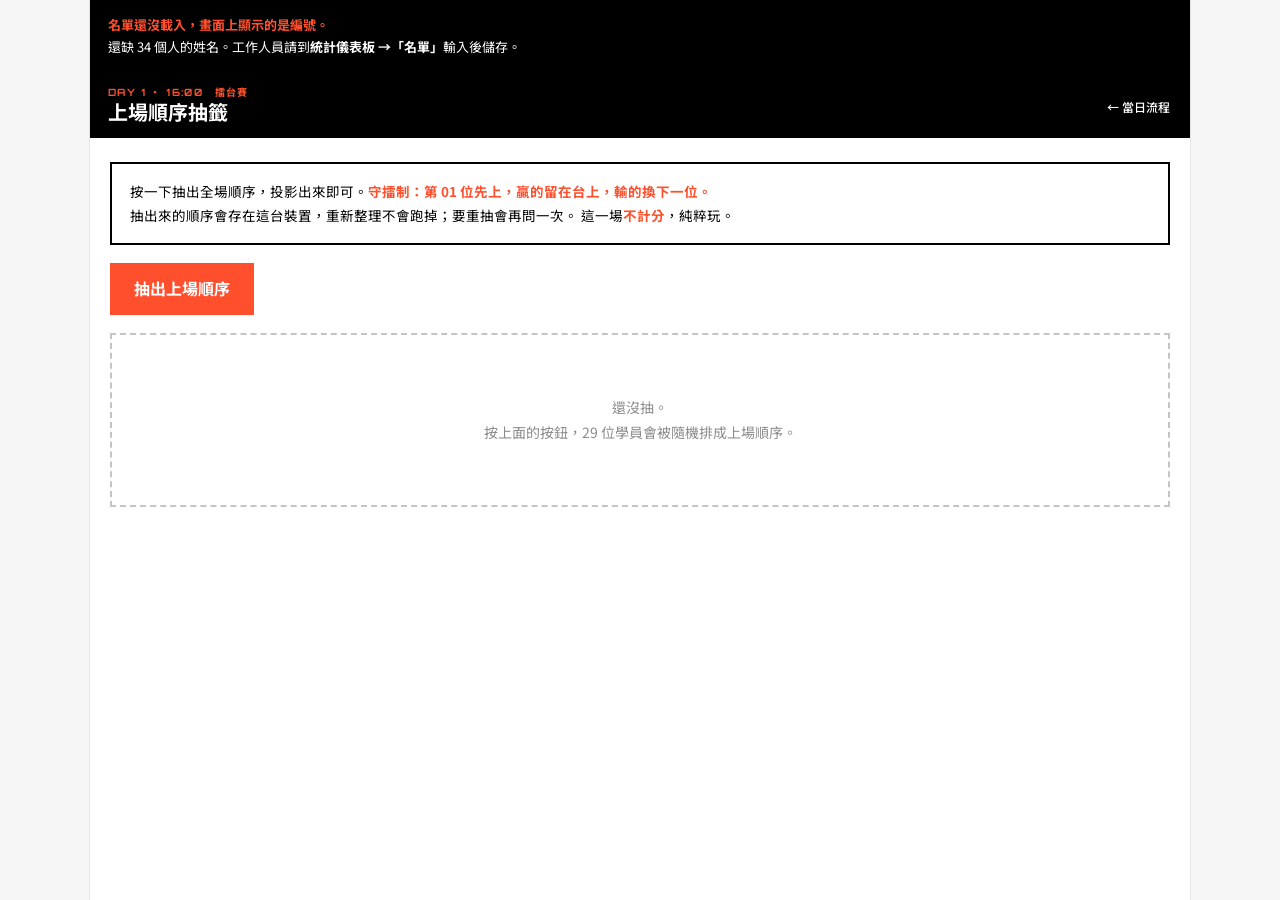
<file: draw.html>
<!DOCTYPE html>
<html lang="zh-Hant">
<head>
<meta charset="utf-8">
<meta name="viewport" content="width=device-width, initial-scale=1, viewport-fit=cover">
<meta name="theme-color" content="#000000">
<meta name="robots" content="noindex,nofollow">
<title>擂台賽上場順序 · TNDA 前導甄選</title>
<link rel="stylesheet" href="app.css">
<style>
.app{max-width:1100px;background:#fff}
.body{background:#fff;padding:24px 20px 40px}

.lead{border:2px solid var(--tnda-black);padding:16px 18px;font-size:13.5px;line-height:1.75}
.lead b{color:var(--tnda-orange)}

.actions{display:flex;gap:10px;flex-wrap:wrap;align-items:center;margin:18px 0}
.actions .btn{width:auto;padding:14px 22px}
.stamp{font-size:12px;color:var(--ink-300)}

/* 投影用：一格一位，數字大、姓名大，遠遠看得到 */
.order{display:grid;grid-template-columns:repeat(auto-fill,minmax(210px,1fr));gap:8px;margin-top:6px}
.slot{border:2px solid var(--tnda-black);padding:12px 14px;display:flex;align-items:baseline;gap:12px}
.slot .n{font:900 26px/1 var(--font-display);color:var(--tnda-orange);min-width:44px}
.slot .who{font:700 19px/1.25 var(--font-body)}
.slot .who small{display:block;font:400 11px/1.3 var(--font-display);color:var(--ink-300);margin-top:3px}
.slot.first{background:var(--tnda-black);color:#fff}
.slot.first .n{color:var(--tnda-orange)}
.slot.first .who small{color:var(--white-a70)}

.empty{border:2px dashed var(--ink-200);padding:60px 20px;text-align:center;color:var(--ink-300);
       font-size:14px;line-height:1.8}

@media print{
  .actions,.lead,header.bar{display:none}
  .app{max-width:none;box-shadow:none}
  .order{grid-template-columns:repeat(3,1fr)}
  .slot.first{background:#fff;color:#000}
}
</style>
</head>
<body>
<div class="app">
  <header class="bar dark">
    <div><div class="eyebrow" style="color:var(--tnda-orange)">DAY 1 · 16:00　擂台賽</div>
      <h1>上場順序抽籤</h1></div>
    <div class="who" id="back"></div>
  </header>

  <main class="body">
    <div class="lead">
      按一下抽出全場順序，投影出來即可。<b>守擂制：第 01 位先上，贏的留在台上，輸的換下一位。</b><br>
      抽出來的順序會存在這台裝置，重新整理不會跑掉；要重抽會再問一次。
      這一場<b>不計分</b>，純粹玩。
    </div>

    <div class="actions">
      <button class="btn primary" id="draw">抽出上場順序</button>
      <button class="btn ghost hide" id="redraw">重抽</button>
      <button class="btn ghost hide" id="print">列印</button>
      <span class="stamp" id="stamp"></span>
    </div>

    <div id="out"></div>
  </main>
</div>

<script src="config.js?v=3ca76b66"></script>
<script src="app.js?v=e4e5808b"></script>
<script>
(() => {
'use strict';
const T = window.TNDA, A = window.APP;
const $ = (id) => document.getElementById(id), esc = A.esc;
const KEY = 'tnda:brawl-order';

/** Fisher–Yates，亂數用 crypto，不是 Math.random——
 *  這是當眾抽的籤，洗牌要真的均勻，也不能讓人算得出來。 */
function shuffle(list) {
  const a = list.slice();
  for (let i = a.length - 1; i > 0; i--) {
    const r = new Uint32Array(1);
    crypto.getRandomValues(r);
    const j = r[0] % (i + 1);
    const t = a[i]; a[i] = a[j]; a[j] = t;
  }
  return a;
}

const load = () => { try { return JSON.parse(localStorage.getItem(KEY) || 'null'); } catch (e) { return null; } };
const save = (v) => { try { localStorage.setItem(KEY, JSON.stringify(v)); } catch (e) { /* ignore */ } };

function render() {
  const saved = load();
  const has = saved && saved.order && saved.order.length;
  $('draw').classList.toggle('hide', !!has);
  $('redraw').classList.toggle('hide', !has);
  $('print').classList.toggle('hide', !has);

  if (!has) {
    $('stamp').textContent = '';
    $('out').innerHTML = '<div class="empty">還沒抽。<br>按上面的按鈕，' +
      T.allStudentIds().length + ' 位學員會被隨機排成上場順序。</div>';
    return;
  }

  $('stamp').textContent = '抽於 ' + esc(saved.at);
  // 名單改過的話，抽籤結果裡可能有已不存在的編號——照實顯示編號，不要靜靜吞掉。
  $('out').innerHTML = '<div class="order">' + saved.order.map((id, i) =>
    '<div class="slot' + (i === 0 ? ' first' : '') + '">' +
      '<span class="n">' + String(i + 1).padStart(2, '0') + '</span>' +
      '<span class="who">' + esc(T.isKnown(id) ? T.nameOf(id) : id) +
        '<small>NO. ' + esc(id) + (i === 0 ? '　先上台' : '') + '</small></span>' +
    '</div>').join('') + '</div>';
}

function doDraw() {
  const now = new Date();
  const two = (n) => String(n).padStart(2, '0');
  save({
    order: shuffle(T.allStudentIds()),
    at: now.getFullYear() + '-' + two(now.getMonth() + 1) + '-' + two(now.getDate()) +
        ' ' + two(now.getHours()) + ':' + two(now.getMinutes()),
  });
  render();
}

$('draw').onclick = doDraw;
$('redraw').onclick = () => {
  // 當眾抽過的籤重抽是會被質疑的事，所以一定要再問一次。
  if (confirm('重抽會蓋掉目前的順序，確定嗎？')) doDraw();
};
$('print').onclick = () => window.print();

A.guard(document.querySelector('.app'));
A.mountBack($('back'), 'run.html?day=1', '當日流程');
A.nameNotice(document.querySelector('.app'));
A.syncNames().then(() => { A.nameNotice(document.querySelector('.app')); render(); });
render();
})();
</script>
</body>
</html>
</file>
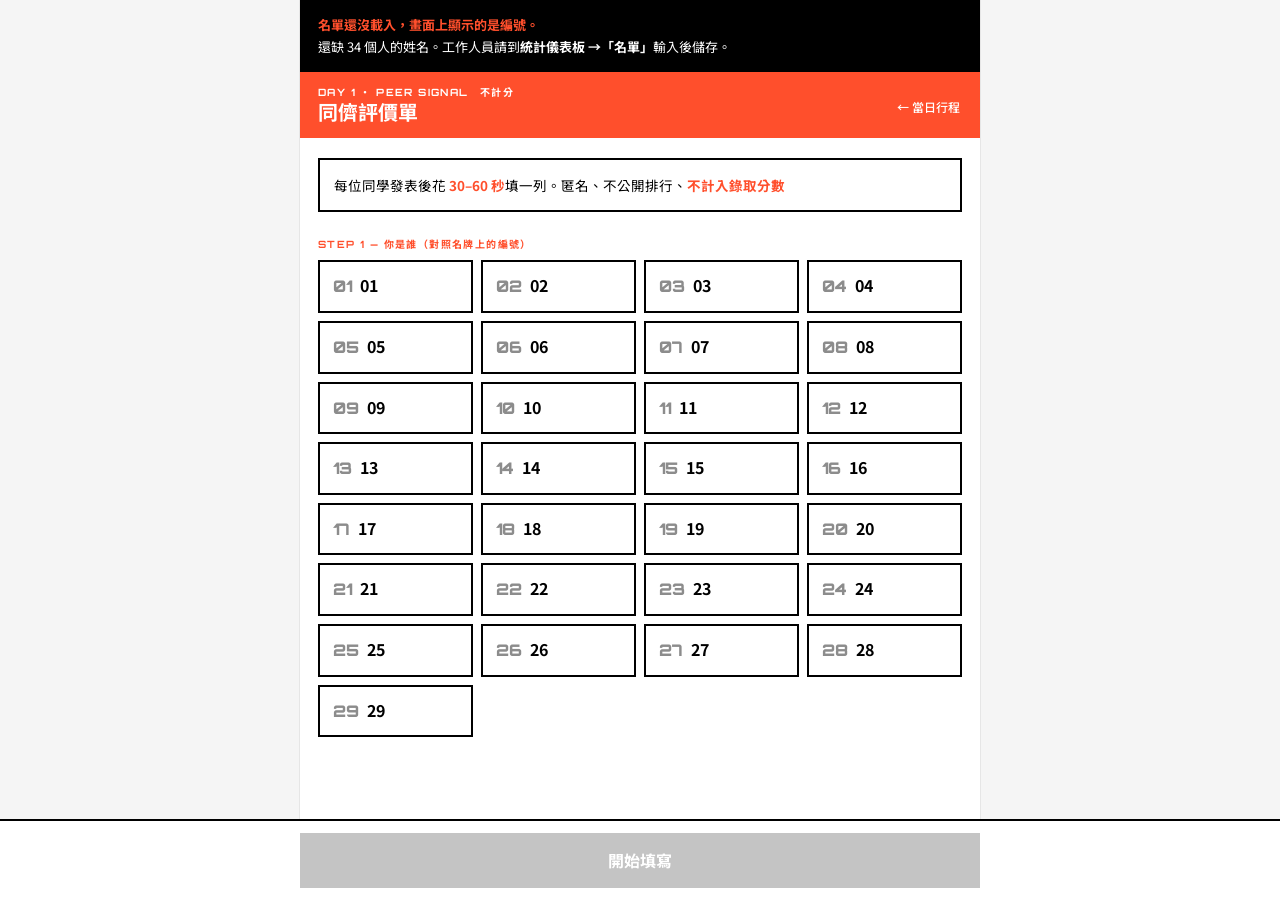
<file: form.html>
<!DOCTYPE html>
<html lang="zh-Hant">
<head>
<meta charset="utf-8">
<meta name="viewport" content="width=device-width, initial-scale=1, viewport-fit=cover">
<meta name="theme-color" content="#FF4F2C">
<title>TNDA 表單</title>
<link rel="stylesheet" href="app.css">
</head>
<body>
<div class="app">
  <header class="bar">
    <div><div class="eyebrow" id="eyebrow"></div><h1 id="title">TNDA</h1></div>
    <div class="who"><span id="back"></span><br><span id="who"></span></div>
  </header>

  <main class="body">
    <section id="v-setup"></section>
    <section id="v-main" class="hide"></section>
    <section id="v-card" class="hide"></section>
    <section id="v-done" class="hide">
      <div class="done-mark"><div class="eyebrow">SUBMITTED</div><div>已送出，謝謝你</div></div>
      <p style="font-size:13.5px;line-height:1.75;margin-top:16px">
        <strong>這一張已經送出，不能再修改。</strong><span id="sent-at"></span><br>
        真的填錯需要重填，請找現場工作人員。
      </p>
      <div id="done-status"></div>
    </section>
  </main>

  <footer class="foot"><div class="inner" id="foot"></div></footer>
</div>

<script src="config.js?v=3ca76b66"></script>
<script src="app.js?v=e4e5808b"></script>
<script>
(() => {
'use strict';
const T = window.TNDA, A = window.APP;
const $ = (id) => document.getElementById(id);
const esc = A.esc;

/* ── 哪一份表單 ────────────────────────────────────────── */
const QS = new URLSearchParams(location.search);
const formId = QS.get('f') || 'peer1';
const F = T.FORMS[formId];
/** 回上一頁的退路：從哪一天的行程表點進來就回哪一頁。 */
const dayParam = QS.get('day') || '1';

/* Day2 各組選的題目（免金鑰）。業師的觀察表／回饋單選了組別後，
   抬頭會直接顯示該組的題目，不用回頭問學生。 */
let TOPICS = null;
if (!F) {
  document.body.innerHTML = '<div style="padding:40px;font:400 16px/1.6 sans-serif">' +
    '找不到表單 <code>' + esc(formId) + '</code>。請從 <a href="index.html">學員入口</a> 或 ' +
    '<a href="staff.html">業師入口</a> 進入。</div>';
  return;
}

/* ── 狀態 ──────────────────────────────────────────────── */
// S.me / S.cursor / S.per 的 key 全部是 id，姓名只在畫面上出現。
const S = { me: null, head: {}, single: {}, per: {}, cursor: null, view: 'setup' };

/** 這一張的 sid。跟後端去重、跟送出鎖用的是同一把鑰匙。 */
const sidOf = () => !S.me ? '' :
  [formId, S.me.id].concat(headKeyFields().map((f) => S.head[f.k] || '')).join('§');
/** 已經送出過就不能再改——前端擋，後端也擋。 */
const isSent = () => !!S.me && A.lock.is(sidOf());

const headKeyFields = () => (F.head || []).filter((f) => f.key);
const ctxSig = () => headKeyFields().map((f) => S.head[f.k] || '').join('§');
const draftKey = () => A.draft.key(formId, S.me ? S.me.id : '', ctxSig());
const saveDraft = () => S.me && A.draft.set(draftKey(), { head: S.head, single: S.single, per: S.per });
/** 換一把鑰匙就換一份答案。找不到草稿要清空，否則上午那一張會
 *  帶著下午填的分數跑進來。 */
const loadDraft = () => {
  const d = A.draft.get(draftKey()) || {};
  S.single = d.single || {};
  S.per = d.per || {};
};

const people = () => F.per ? A.scopeList(F.per.scope, S.me ? S.me.id : '', S.head) : [];
const doneCount = () => {
  const req = F.per.requires;
  return people().filter((n) => S.per[n] && S.per[n][req] != null && S.per[n][req] !== '').length;
};
const headReady = () => (F.head || [])
  .filter((f) => !f.showIf || Object.keys(f.showIf).every((k) => S.head[k] === f.showIf[k]))
  .every((f) => !f.required || S.head[f.k]);

/* ════ 欄位渲染 ═══════════════════════════════════════════
   每個型別回傳一個 <div>，值寫回 store[f.k]，改動即存草稿。 */
function fieldEl(f, store, onChange) {
  const wrap = document.createElement('div');
  const lab = document.createElement('span');
  lab.className = 'label';
  lab.innerHTML = esc(f.label) + (f.weight ? '<span class="w">' + f.weight + '%</span>' : '');
  wrap.appendChild(lab);

  // onChange 先跑：抬頭欄位改動會換一把草稿鑰匙並載入該草稿，
  // 若先 saveDraft 就會用目前（尚未載入）的空資料把舊草稿蓋掉。
  const bump = () => { if (onChange) onChange(); saveDraft(); };

  if (f.type === 'scale') {
    const box = document.createElement('div'); box.className = 'scale';
    [1, 2, 3, 4, 5].forEach((v) => {
      const b = document.createElement('button');
      b.textContent = v;
      b.setAttribute('aria-pressed', String(Number(store[f.k]) === v));
      b.onclick = () => { store[f.k] = store[f.k] === v ? null : v; render(); bump(); };
      box.appendChild(b);
    });
    wrap.appendChild(box);
    if (f.evidence) {
      const ev = document.createElement('input');
      ev.className = 'field'; ev.style.marginTop = '8px';
      ev.placeholder = '我看到什麼證據…';
      ev.value = store[f.k + '_ev'] || '';
      ev.oninput = () => { store[f.k + '_ev'] = ev.value; saveDraft(); };
      wrap.appendChild(ev);
    }
  }

  else if (f.type === 'choice') {
    const box = document.createElement('div'); box.className = 'choice';
    f.options.forEach((o) => {
      const b = document.createElement('button');
      b.dataset.v = o.v;
      b.innerHTML = esc(o.label) + (o.hint ? '<small>' + esc(o.hint) + '</small>' : '');
      b.setAttribute('aria-pressed', String(store[f.k] === o.v));
      b.onclick = () => { store[f.k] = o.v; render(); bump(); };
      box.appendChild(b);
    });
    wrap.appendChild(box);
  }

  else if (f.type === 'chips') {
    const cur = store[f.k] || (store[f.k] = []);
    const atMax = f.max && cur.length >= f.max;
    const box = document.createElement('div'); box.className = 'chips';
    f.options.forEach((o) => {
      const on = cur.includes(o.v);
      const b = document.createElement('button');
      b.innerHTML = '<b>' + esc(o.v) + '</b>' + esc(o.label);
      b.setAttribute('aria-pressed', String(on));
      b.disabled = !on && atMax;
      b.onclick = () => {
        if (on) store[f.k] = cur.filter((v) => v !== o.v);
        else if (!atMax) cur.push(o.v);
        render(); bump();
      };
      box.appendChild(b);
    });
    wrap.appendChild(box);
    if (f.max) {
      const h = document.createElement('div'); h.className = 'hint';
      h.textContent = atMax ? '已達上限 ' + f.max + ' 個，要換請先取消一個。'
                            : '已選 ' + cur.length + ' / ' + f.max + '。';
      wrap.appendChild(h);
    }
  }

  else if (f.type === 'text' || f.type === 'memo') {
    const el = document.createElement(f.type === 'memo' ? 'textarea' : 'input');
    el.className = 'field';
    if (f.max) el.maxLength = f.max;
    if (f.placeholder) el.placeholder = f.placeholder;
    el.value = store[f.k] || '';
    el.oninput = () => { store[f.k] = el.value; saveDraft(); };
    wrap.appendChild(el);
  }

  else if (f.type === 'pick') {
    const opts = (f.options || A.optionList(f.optionsFrom, S.me ? S.me.id : ''))
      .map((o) => (typeof o === 'string' ? { v: o, label: o } : o));
    // excludes：跟另一個欄位互斥（「選兩位」不能兩格選同一個人）。
    // 對方選過的反灰；舊草稿裡若已經撞名，直接清掉這一格讓他重選。
    const taken = f.excludes ? store[f.excludes] : null;
    if (taken && store[f.k] === taken) store[f.k] = null;
    // 只有一個選項就直接帶入（例如選題單的組別＝自己那組），少一次點擊。
    if (opts.length === 1 && !store[f.k]) store[f.k] = opts[0].v;
    const box = document.createElement('div');
    box.className = 'pick' + (opts.length > 4 ? ' cols' : '');
    opts.forEach((o) => {
      const b = document.createElement('button');
      b.textContent = o.label;
      b.setAttribute('aria-pressed', String(store[f.k] === o.v));
      b.disabled = taken != null && o.v === taken;
      b.onclick = () => { store[f.k] = o.v; render(); bump(); };
      box.appendChild(b);
    });
    wrap.appendChild(box);
  }

  if (f.hint) {
    const h = document.createElement('div'); h.className = 'hint';
    h.textContent = f.hint; wrap.appendChild(h);
  }
  return wrap;
}

/** showIf: { 另一個欄位的 k: 要等於的值 }。目前沒有表單用到，
 *  留著給「選了某個抬頭值才出現的欄位」用（抽卡版的回饋單用過）。 */
function visible(f, store) {
  if (!f.showIf) return true;
  return Object.keys(f.showIf).every((k) => (store[k] || S.head[k]) === f.showIf[k]);
}

function fieldsInto(host, fields, store, onChange) {
  fields.filter((f) => visible(f, store))
    .forEach((f) => host.appendChild(fieldEl(f, store, onChange)));
}

/** 只填一次那一段裡，required 的欄位有沒有填。逐人區塊另有 requires 把關。 */
function selfReady() {
  const fields = [].concat(F.self ? F.self.fields : [], F.foot ? F.foot.fields : []);
  const need = fields.filter((f) => f.required && visible(f, S.single));
  if (!need.every((f) => S.single[f.k] != null && S.single[f.k] !== '')) return false;
  // excludes：兩格撞同一個值就不算填好（畫面上也已經反灰擋住了）。
  return fields.every((f) => !f.excludes || !S.single[f.k] ||
    S.single[f.k] !== S.single[f.excludes]);
}

/* ════ 畫面 ═══════════════════════════════════════════════ */

/* ① 準備：我是誰 + 抬頭欄位 */
function renderSetup() {
  const v = $('v-setup'); v.innerHTML = '';

  if (F.brief) {
    const n = document.createElement('div'); n.className = 'note'; n.innerHTML = F.brief;
    v.appendChild(n);
  }

  // role:'all'（想玩投票）看入口決定名單：業師入口的連結帶 who=m 只列業師，
  // 學員頁的連結不帶＝只列學員——**學員頁上不出現業師身分**。
  const asMentor = F.role === 'mentor' || (F.role === 'all' && QS.get('who') === 'm');
  const meLabel = asMentor
    ? '你是哪位業師（DAY ' + F.day + '）'
    : '你是誰（對照名牌上的編號）';
  // 業師兩天不同人，只列出這份表單那一天出席的那幾位。
  const pool = asMentor ? T.mentorIdsForDay(F.day) : T.allStudentIds();

  /* 掃自己的 QR 進來就已經認過人了，不用再從一長串裡挑一次——
     那一步正是「填到別人身上」的來源。已認人時只顯示一行確認，
     真的認錯還是可以按「換人」退回完整名單。 */
  const known = S.me && pool.indexOf(S.me.id) >= 0;
  if (known && !S.pickAgain) {
    const row = document.createElement('div');
    row.className = 'note';
    row.style.cssText = 'display:flex;align-items:center;justify-content:space-between;gap:10px';
    row.innerHTML = '<span><span style="font:900 15px/1 var(--font-display);' +
      'color:var(--tnda-orange);margin-right:8px">' + esc(S.me.id) + '</span>' +
      '<b style="font-size:15px">' + esc(T.nameOf(S.me.id)) + '</b>' +
      '<br><span style="font-size:12.5px;color:var(--ink-500)">這一張會用這個身分送出</span></span>';
    const sw = document.createElement('a');
    sw.href = '#'; sw.textContent = '換人';
    sw.style.cssText = 'font-size:12.5px;color:var(--ink-500);' +
      'border-bottom:1px solid var(--ink-200);white-space:nowrap';
    sw.onclick = (e) => { e.preventDefault(); S.pickAgain = true; render(); };
    row.appendChild(sw);
    v.appendChild(row);
  } else {

  const lab = document.createElement('span');
  lab.className = 'label'; lab.textContent = 'STEP 1 — ' + meLabel;
  v.appendChild(lab);

  const box = document.createElement('div');
  box.className = 'pick cols';
  pool.forEach((id) => {
    const b = document.createElement('button');
    // 編號一律顯示——同名同姓時是唯一的分辨依據，平常也讓人更快找到自己。
    b.innerHTML = '<span style="font-family:var(--font-display);font-weight:900;' +
      'color:var(--ink-300);margin-right:8px">' + esc(id) + '</span>' + esc(T.nameOf(id));
    b.setAttribute('aria-pressed', String(S.me && S.me.id === id));
    b.onclick = () => {
      S.me = { id, role: F.role };
      A.draft.identity(S.me);
      S.pickAgain = false;
      loadDraft(); render();
    };
    box.appendChild(b);
  });
  v.appendChild(box);
  }

  if (S.me && F.head) {
    const l2 = document.createElement('span');
    l2.className = 'label'; l2.textContent = 'STEP 2 — 這一張是';
    v.appendChild(l2);
    fieldsInto(v, F.head, S.head, () => { loadDraft(); render(); });
  }
}

/* ② 主畫面：self 區塊 + 逐人清單 + foot 區塊 */
function renderMain() {
  const v = $('v-main'); v.innerHTML = '';

  if (F.head && F.head.length) {
    const s = document.createElement('div');
    s.className = 'hint'; s.style.marginBottom = '14px';
    let line = F.head.map((f) => f.label + '：' + headText(f)).join('　·　');
    if (TOPICS && S.head.team && TOPICS[S.head.team]) {
      line += '　·　題目：' + A.cardLabel(TOPICS[S.head.team]);
    }
    s.textContent = line;
    v.appendChild(s);
  }

  if (F.self) {
    // 只在同一張表單裡還有別的區塊時才加框，否則整頁就是這個區塊。
    const boxed = !!(F.per || F.foot);
    const host = document.createElement('div');
    if (boxed) host.className = 'sect';
    if (F.self.label) {
      const l = document.createElement('span'); l.className = 'label'; l.textContent = F.self.label;
      host.appendChild(l);
    }
    fieldsInto(host, F.self.fields, S.single);
    v.appendChild(host);
  }

  if (F.per) {
    const list = people();
    const total = list.length, done = doneCount();

    const p = document.createElement('div'); p.className = 'progress';
    p.innerHTML = '<span class="n">' + done + ' / ' + total + '</span>' +
      '<span class="track"><span class="fill" style="width:' +
      (total ? Math.round(done / total * 100) : 0) + '%"></span></span>';
    if (F.per.label) {
      const l = document.createElement('span'); l.className = 'label'; l.textContent = F.per.label;
      v.appendChild(l);
    }
    v.appendChild(p);

    const hint = document.createElement('p');
    hint.className = 'hint'; hint.style.margin = '0 0 14px';
    hint.textContent = formId === 'peer1'
      ? '每位同學發表完就填他那一列，不用等到最後。隨時可以改。'
      : '點名字進去填，可以隨時回頭改。';
    v.appendChild(hint);

    list.forEach((id) => {
      const st = S.per[id] || {};
      const b = document.createElement('button');
      b.className = 'row';
      // 左欄放學員編號，不是流水號——這樣紙本、名牌、螢幕上的號碼是同一個。
      b.innerHTML =
        '<span class="no">' + esc(id) + '</span>' +
        '<span><span class="nm">' + esc(T.nameOf(id)) + '</span>' +
        '<span class="sub">' + esc(summarise(st)) + '</span></span>' +
        '<span class="tag ' + (isDone(st) ? 'on' : '') + '">' + esc(statusOf(st)) + '</span>';
      b.onclick = () => { S.cursor = id; go('card'); };
      v.appendChild(b);
    });
  }

  if (F.foot) {
    const sect = document.createElement('div');
    sect.className = 'sect accent';
    fieldsInto(sect, F.foot.fields, S.single);
    v.appendChild(sect);
  }

  const st = document.createElement('div'); st.id = 'submit-status';
  v.appendChild(st);
}

function isDone(st) {
  const req = F.per.requires;
  return st && st[req] != null && st[req] !== '';
}
function statusOf(st) {
  if (!isDone(st)) return '－';
  const req = F.per.requires;
  const f = F.per.fields.find((x) => x.k === req);
  if (f && f.type === 'choice') {
    const o = f.options.find((x) => x.v === st[req]);
    return o ? o.label : String(st[req]);
  }
  return '已填';
}
function summarise(st) {
  if (!st || !Object.keys(st).length) return '尚未填寫';
  const bits = [];
  F.per.fields.forEach((f) => {
    const v = st[f.k];
    if (v == null || v === '' || (Array.isArray(v) && !v.length)) return;
    if (f.type === 'scale') bits.push(f.label + ' ' + v);
    else if (f.type === 'chips') bits.push(v.join('·'));
    else if (f.type === 'text' || f.type === 'memo') bits.push(String(v).slice(0, 18));
  });
  return bits.join('　') || '尚未填寫';
}

/* ③ 單人卡片 */
function renderCard() {
  const v = $('v-card'); v.innerHTML = '';
  const id = S.cursor;
  const store = S.per[id] || (S.per[id] = {});

  const no = document.createElement('div');
  no.className = 'eyebrow'; no.style.color = 'var(--ink-300)';
  no.textContent = 'NO. ' + id;
  v.appendChild(no);
  const h = document.createElement('h2'); h.className = 'card-name'; h.textContent = T.nameOf(id);
  v.appendChild(h);

  fieldsInto(v, F.per.fields, store);
}

function nextUnfilled() {
  const list = people(), i = list.indexOf(S.cursor);
  for (let k = 1; k <= list.length; k++) {
    const n = list[(i + k) % list.length];
    if (!isDone(S.per[n])) return n;
  }
  return null;
}

/* ④ 底部按鈕 */
function renderFoot() {
  const f = $('foot'); f.innerHTML = ''; f.className = 'inner';
  const add = (label, cls, fn, disabled) => {
    const b = document.createElement('button');
    b.className = 'btn ' + (cls || ''); b.textContent = label;
    b.disabled = !!disabled; b.onclick = fn; f.appendChild(b);
  };

  if (S.view === 'setup') {
    const sent = isSent();
    add(sent ? '這一張已經送出了' : '開始填寫', 'primary',
      () => go(sent ? 'done' : 'main'), !(S.me && headReady()));
  } else if (S.view === 'main') {
    add('返回', 'ghost', () => go('setup'));
    let label = '送出', ready = selfReady();
    if (F.per) {
      const done = doneCount(), total = people().length;
      ready = ready && done > 0;
      label = done < total ? '直接送出（' + done + '/' + total + '）' : '送出';
    }
    add(label, 'primary', doSubmit, !ready);
    f.className = 'inner two';
  } else if (S.view === 'card') {
    add('回清單', 'ghost', () => go('main'));
    const nxt = nextUnfilled();
    add(nxt ? '儲存並下一位' : '儲存並回清單', 'primary',
      () => { saveDraft(); if (nxt) { S.cursor = nxt; go('card'); } else go('main'); },
      !isDone(S.per[S.cursor]));
    f.className = 'inner two';
  } else if (S.view === 'done') {
    add('回當日行程', 'primary', () => {
      location.href = (F.role === 'mentor' ? 'run.html?day=' : 'today.html?day=') +
        encodeURIComponent(F.day || dayParam);
    });
  }
}

/* ⑤ 切換 */
function go(v) {
  // 已經送出的那一張就不再讓人進去改——只能看「已送出」那一頁。
  if ((v === 'main' || v === 'card') && isSent()) v = 'done';
  S.view = v; render(); if (v !== 'card') window.scrollTo(0, 0);
}

/** head 欄位在畫面上的樣子：人要顯示姓名，其他直接顯示值。 */
function headText(f) {
  const v = S.head[f.k];
  if (!v) return '—';
  return f.optionsFrom === 'all-students' || f.optionsFrom === 'mentors' ? T.labelOf(v) : v;
}

function render() {
  $('eyebrow').textContent = F.eyebrow + (F.weightLabel ? '　' + F.weightLabel : '');
  $('title').textContent = F.title;
  $('who').innerHTML = S.me
    ? esc(T.nameOf(S.me.id)) +
      (F.head && F.head[0] && S.head[F.head[0].k] ? '<br>' + esc(headText(F.head[0])) : '')
    : '';

  ['setup', 'main', 'card', 'done'].forEach((k) => $('v-' + k).classList.toggle('hide', k !== S.view));
  if (S.view === 'setup') renderSetup();
  if (S.view === 'main')  renderMain();
  if (S.view === 'card')  renderCard();
  if (S.view === 'done') {
    const at = A.lock.at(sidOf());
    $('sent-at').textContent = at ? '（' + at.slice(0, 16).replace('T', ' ') + '）' : '';
  }
  renderFoot();
}

/* ════ 送出 ═══════════════════════════════════════════════ */
function buildRows() {
  const stamp = new Date().toISOString();
  // sid 用 id 組，不用姓名——同名同姓的兩個人才不會互相覆蓋。
  const sid = sidOf();
  const flat = (o) => {
    const out = {};
    Object.keys(o || {}).forEach((k) => {
      const v = o[k];
      out[k] = Array.isArray(v) ? v.join('|') : (v == null ? '' : v);
    });
    return out;
  };
  // 切換題目後，另一組卡片欄位會被隱藏——那些值不能跟著送出去，
  // 否則試算表上會同時出現上午與下午的卡。
  const head = {};
  (F.head || []).forEach((f) => { if (visible(f, S.head)) head[f.k] = S.head[f.k]; });

  const base = Object.assign({ timestamp: stamp, sid, form: formId,
    submitter: S.me.id, submitter_name: T.nameOf(S.me.id), role: F.role }, flat(head));
  // subject 是人就補姓名欄；是組別代號（team2）就原樣帶過去。
  const withSubject = (r, subject, rel) => Object.assign(r, {
    subject, rel, subject_name: T.isKnown(subject) ? T.nameOf(subject) : subject,
  });

  const rows = [];
  // self / foot：有逐人區塊時另立一列（rel=self），否則就是這張表唯一的一列。
  if (F.self || F.foot) {
    rows.push(withSubject(Object.assign({}, base, flat(S.single)),
      F.per ? S.me.id : (S.head[F.subjectFrom] || S.me.id),
      F.per ? 'self' : ''));
  }
  if (F.per) {
    people().forEach((id) => {
      if (!isDone(S.per[id])) return;
      rows.push(withSubject(Object.assign({}, base, flat(S.per[id])), id, F.self ? 'peer' : ''));
    });
  }
  return rows;
}

async function doSubmit() {
  const cols = A.columnsOf(F);
  const rows = buildRows();
  const box = S.view === 'done' ? $('done-status') : $('submit-status');
  const say = (cls, html) => { box.innerHTML = '<div class="status ' + cls + '">' + html + '</div>'; };

  // 送出後不能改，所以一定要先問一次。
  let warn = '';
  if (F.per) {
    const left = people().length - doneCount();
    if (left > 0) warn = '還有 ' + left + ' 位沒填，送出後就補不了了。\n\n';
  }
  if (!window.confirm(warn + '確定要送出「' + F.title + '」嗎？\n\n' +
      '送出後就不能再修改了。')) return;

  say('', '送出中…');
  try {
    const r = await A.submit(formId, cols, rows);
    A.lock.set(sidOf());
    go('done');
    $('done-status').innerHTML = '<div class="status ok">已收到 ' + (r.saved || rows.length) + ' 筆。</div>';
  } catch (err) {
    if (String(err.message) === 'ALREADY') {
      // 後端說這一張已經有資料了——換裝置重填會走到這裡。
      A.lock.set(sidOf());
      go('done');
      $('done-status').innerHTML =
        '<div class="status err">這一張先前已經送出過了，系統沒有覆蓋舊資料。' +
        '如果你認為這是錯的，請找現場工作人員。</div>';
      return;
    }
    const offline = String(err.message) === 'OFFLINE';
    if (offline) A.lock.set(sidOf());     // 離線也只讓填一次，交出去的檔案才不會有兩份
    go(offline ? 'done' : S.view);
    // go() 重建了整個畫面，box 已經是被丟掉的節點——重新抓一次。
    const b2 = $(offline ? 'done-status' : 'submit-status');
    b2.innerHTML = '<div class="status ' + (offline ? '' : 'err') + '">' + (offline
      ? '離線模式：資料只存在這台裝置。請按下面按鈕匯出檔案交給工作人員。'
      : '送出失敗（' + esc(String(err.message)) + '）。<br>你的填答已存在這台裝置，不會不見。' +
        '確認網路後再按一次送出，或用下面按鈕匯出檔案。') + '</div>';
    offerDownload(b2, cols, rows);
  }
}

function offerDownload(box, cols, rows) {
  const b = document.createElement('button');
  b.className = 'btn ghost'; b.style.marginTop = '10px'; b.textContent = '匯出檔案（CSV）';
  b.onclick = () => A.download(
    formId + '_' + S.me.id + (ctxSig() ? '_' + ctxSig().replace(/§/g, '-') : '') + '.csv',
    A.toCSV(cols, rows.map((r) => cols.map((c) => r[c]))));
  box.appendChild(b);
}

/* ════ 啟動 ═══════════════════════════════════════════════ */
A.guard(document.querySelector('.app'));
A.mountBack($('back'),
  (F.role === 'mentor' ? 'run.html?day=' : 'today.html?day=') + encodeURIComponent(F.day || dayParam),
  F.role === 'mentor' ? '當日流程' : '當日行程');
A.nameNotice(document.querySelector('.app'));
A.syncNames().then(() => { A.nameNotice(document.querySelector('.app')); render(); });

if (F.day === 2 && formId !== 'topic2') {
  A.fetchTopics().then((t) => { TOPICS = t; if (S.view === 'main') render(); });
}
A.claimIdentity();
const me = A.draft.identity();
// role:'all'（想玩投票）＝學員或業師的既有身分都直接沿用。
if (me && me.id && (me.role === F.role || F.role === 'all')) {
  // 業師兩天不同人，只列出這份表單那一天出席的那幾位。
  const pool = F.role === 'mentor' ? T.mentorIdsForDay(F.day)
    : F.role === 'all' ? T.allStudentIds().concat(T.mentorIdsForDay(F.day))
    : T.allStudentIds();
  if (pool.includes(me.id)) { S.me = me; loadDraft(); }
}
render();
})();
</script>
</body>
</html>
</file>
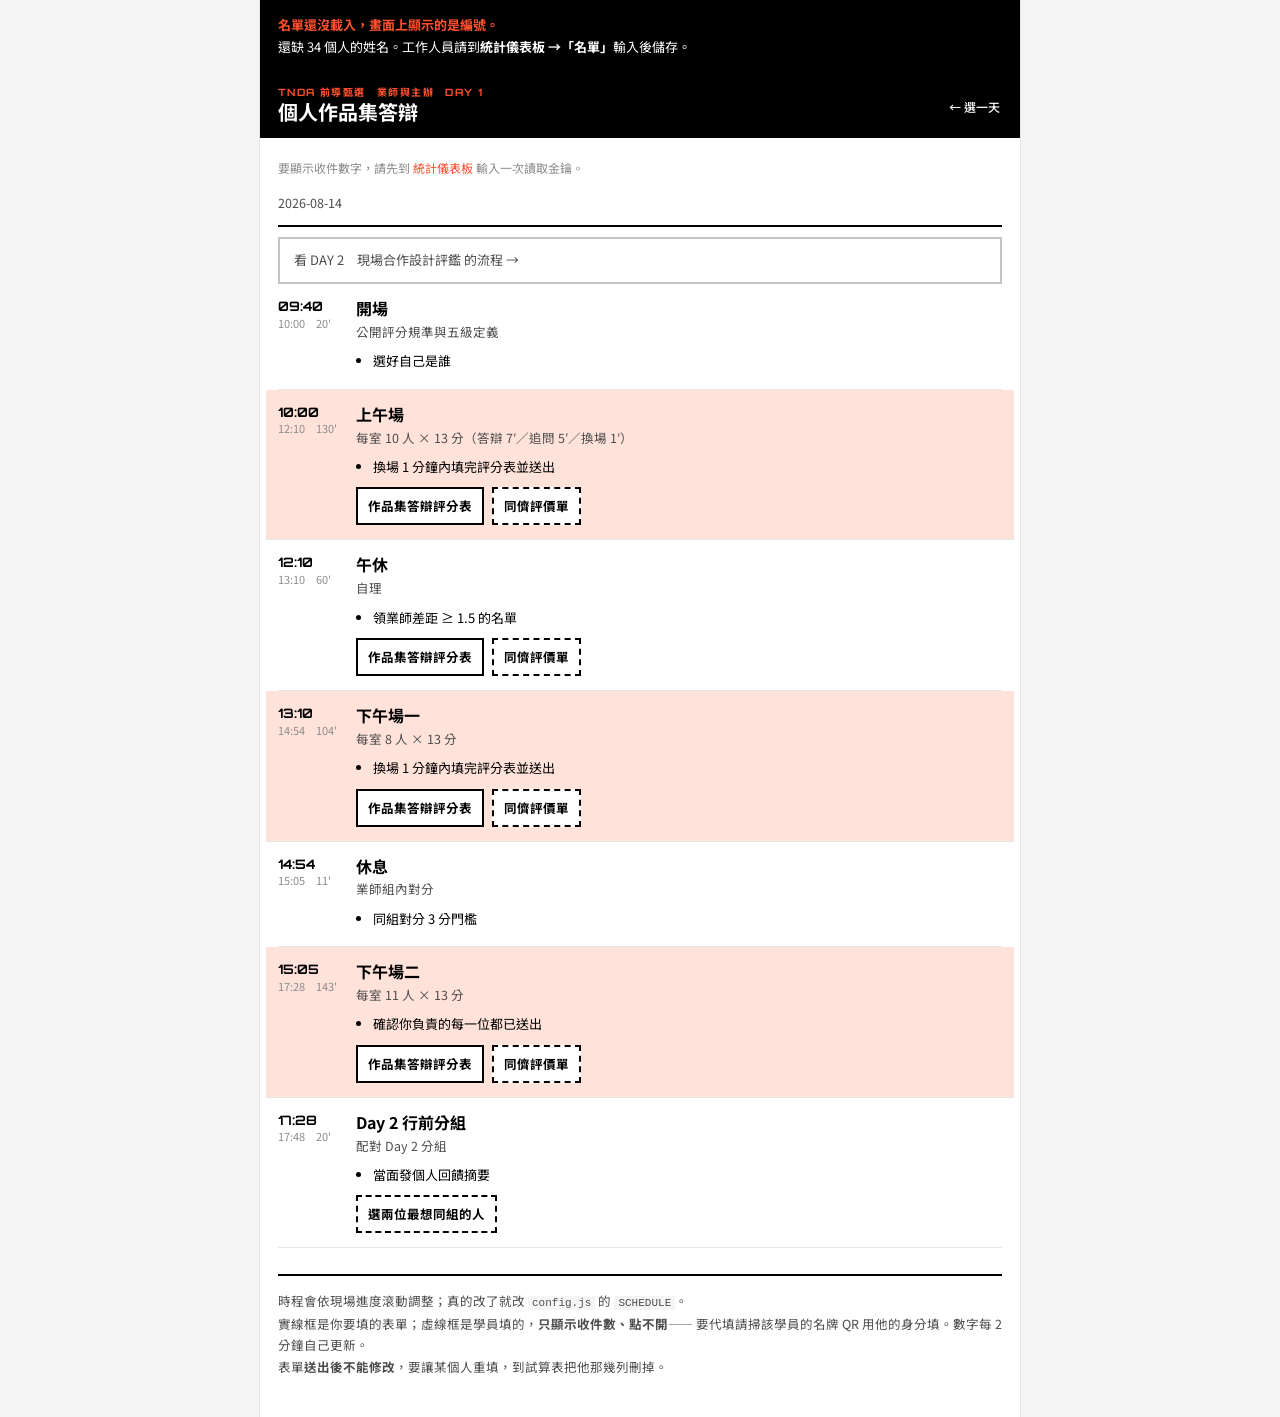
<file: run.html>
<!DOCTYPE html>
<html lang="zh-Hant">
<head>
<meta charset="utf-8">
<meta name="viewport" content="width=device-width, initial-scale=1, viewport-fit=cover">
<meta name="theme-color" content="#000000">
<meta name="robots" content="noindex,nofollow">
<title>當日流程 · TNDA 前導甄選</title>
<link rel="stylesheet" href="app.css">
<style>
.app{max-width:760px;background:#fff}
.body{background:#fff}

/* 日期列。DAY 與標題已經在抬頭上了，這裡只補抬頭沒有的資訊。 */
.dayline{display:flex;align-items:center;gap:10px;font-size:12.5px;color:var(--ink-500);
         padding-bottom:12px;border-bottom:2px solid var(--tnda-black)}
.dayline .today{font:700 10px/1 var(--font-display);letter-spacing:.1em;
                background:var(--tnda-orange);color:#fff;padding:5px 8px}

.other{display:block;border:2px solid var(--ink-200);padding:11px 14px;margin-top:10px;
       font-size:13px;color:var(--ink-500);background:#fff}
.other:hover{border-color:var(--tnda-black);color:var(--tnda-black)}

.blk{display:grid;grid-template-columns:64px 1fr;gap:14px;padding:14px 0;
     border-bottom:1px solid var(--ink-100)}
.blk .time{font:700 13px/1.35 var(--font-display);white-space:nowrap}
.blk .time em{display:block;font:400 11px/1.3 var(--font-body);color:var(--ink-300);font-style:normal}
.blk .lb{font:700 16px/1.3 var(--font-body)}
.blk .nt{font-size:12.5px;color:var(--ink-500);line-height:1.55;margin-top:3px}
.blk ul{margin:9px 0 0;padding-left:17px;font-size:13px;line-height:1.65}
.blk ul li{margin-bottom:3px}
.blk ul strong{color:var(--tnda-orange)}
.blk.key{background:var(--orange-100);margin:0 -12px;padding:14px 12px}

.watch{display:flex;flex-wrap:wrap;gap:8px;margin-top:10px}
.wchip{border:2px solid var(--tnda-black);padding:7px 10px;font-size:12.5px;font-weight:700;
       display:inline-flex;gap:8px;align-items:center;color:var(--tnda-black);background:#fff}
.wchip:hover{background:var(--tnda-black);color:#fff}
.wchip b{font:900 12px/1 var(--font-display);color:var(--ink-500)}
.wchip:hover b{color:var(--white-a70)}
.wchip.full b{color:#fff}
.wchip.full{border-color:var(--tnda-orange);background:var(--tnda-orange);color:#fff}
.wchip.full:hover{background:var(--orange-600);border-color:var(--orange-600)}
.wchip.stu{border-style:dashed}

.stamp{font-size:12px;color:var(--ink-300);margin-bottom:16px;line-height:1.6}
.foot-note{margin-top:26px;border-top:2px solid var(--tnda-black);padding-top:14px;
           font-size:12.5px;color:var(--ink-500);line-height:1.7}
</style>
</head>
<body>
<div class="app">
  <header class="bar dark">
    <div><div class="eyebrow" id="eyebrow" style="color:var(--tnda-orange)">TNDA 前導甄選　業師</div>
      <h1 id="h1">當日流程</h1></div>
    <div class="who" id="back"></div>
  </header>

  <main class="body" style="padding-bottom:40px">
    <div class="stamp" id="stamp"></div>
    <div id="out"></div>
    <div class="foot-note">
      時程會依現場進度滾動調整；真的改了就改 <code>config.js</code> 的 <code>SCHEDULE</code>。<br>
      實線框是你要填的表單；虛線框是學員填的，<strong>只顯示收件數、點不開</strong>——
      要代填請掃該學員的名牌 QR 用他的身分填。數字每 2 分鐘自己更新。<br>
      表單<strong>送出後不能修改</strong>，要讓某個人重填，到試算表把他那幾列刪掉。
    </div>
  </main>
</div>

<script src="config.js?v=3ca76b66"></script>
<script src="app.js?v=e4e5808b"></script>
<script>
(() => {
'use strict';
const T = window.TNDA, A = window.APP;
const $ = (id) => document.getElementById(id), esc = A.esc;

/* 掃 QR 進來的第一頁（業師版）：當天的流程 ＋ 每一段要做的事 ＋ 要收的表單。
   唯讀，不標「現在」——行程會 delay，標了多半是錯的。 */

let DATA = null, TOPICS = null;
const two = (n) => String(n).padStart(2, '0');
const todayISO = () => {
  const d = new Date();
  return d.getFullYear() + '-' + two(d.getMonth() + 1) + '-' + two(d.getDate());
};
const clockText = () => { const d = new Date(); return two(d.getHours()) + ':' + two(d.getMinutes()); };
const mins = (hhmm) => {
  const m = /^(\d{1,2}):(\d{2})$/.exec(hhmm || '');
  return m ? Number(m[1]) * 60 + Number(m[2]) : null;
};

const days = Object.keys(T.SCHEDULE);
const asked = new URLSearchParams(location.search).get('day');
const today = days.find((d) => T.SCHEDULE[d].date === todayISO());
const DAY = days.includes(asked) ? asked : (today || days[0]);
const S = T.SCHEDULE[DAY] || { blocks: [] };

A.mountBack($('back'), 'staff.html', '選一天');
$('eyebrow').textContent = 'TNDA 前導甄選　業師與主辦　DAY ' + DAY;
$('h1').textContent = S.title || '當日流程';

function render() {
  // DAY 與標題在抬頭上已經有了，這裡只放日期與「今天」，不重複。
  let h = '<div class="dayline"><span>' + esc(S.date || '') + '</span>' +
    (DAY === today ? '<span class="today">今天</span>' : '') + '</div>';

  const otherDay = days.find((d) => d !== DAY);
  if (otherDay) {
    h += '<a class="other" href="run.html?day=' + esc(otherDay) + '">' +
      '看 DAY ' + esc(otherDay) + '　' + esc(T.SCHEDULE[otherDay].title || '') + ' 的流程 →</a>';
  }

  // Day2：各組選了什麼題目，一列看完。還沒選的顯示破折號。
  if (DAY === '2' && TOPICS && Object.keys(TOPICS).length) {
    h += '<div style="border:2px solid var(--tnda-black);padding:10px 12px;margin-top:12px;' +
      'font-size:12.5px;line-height:1.9">' +
      '<b style="font:700 10px/1.2 var(--font-display);letter-spacing:.12em;' +
      'color:var(--tnda-orange)">各組題目</b><br>' +
      T.d2Teams().map((t) => '<span style="white-space:nowrap;margin-right:10px">' +
        '<b>' + esc(t) + '</b>　' +
        esc(TOPICS[t] ? A.cardLabel(TOPICS[t]).replace(/^C\d+　/, '') : '——') + '</span>').join('') +
      '</div>';
  }

  h += (S.blocks || []).map(blockHTML).join('');
  $('out').innerHTML = h;
}

function blockHTML(b) {
  const span = mins(b.to) - mins(b.from);
  let h = '<div class="blk' + (b.key ? ' key' : '') + '">' +
    '<div class="time">' + esc(b.from) +
      '<em>' + esc(b.to) + (span ? '　' + span + "'" : '') + '</em></div><div>' +
    '<div class="lb">' + esc(b.label) + '</div>' +
    (b.note ? '<div class="nt">' + esc(b.note) + '</div>' : '');
  if (b.todo && b.todo.length) h += '<ul>' + b.todo.map((t) => '<li>' + t + '</li>').join('') + '</ul>';

  // 工具頁（例如擂台賽抽籤）與表單排在一起
  const chips = (b.links || []).map((l) =>
    '<a class="wchip" href="' + esc(l.href) + '">' + esc(l.label) + '</a>');
  A.formsFor(b).forEach((id) => chips.push(formChip(id)));
  if (chips.length) h += '<div class="watch">' + chips.join('') + '</div>';

  return h + '</div></div>';
}

/** 一份表單的章：業師要填的可以點開；學員填的（虛線）**只顯示收件數、
 *  不能點**——業師誤點進去會用錯身分填錯表。要代填就掃該學員的名牌 QR。 */
function formChip(id) {
  const isStu = T.FORMS[id].role === 'student';
  let href = 'form.html?f=' + encodeURIComponent(id) + '&day=' + encodeURIComponent(DAY);
  // 全員表單（想玩投票）從業師端點進去要列業師名單，不能看到學員頁那份。
  if (T.FORMS[id].role === 'all') href += '&who=m';
  const label = esc(A.PROGRESS_LABEL[id] || id);
  const p = DATA ? A.progressOf(id, DATA[id]) : null;
  const full = p && p.total > 0 && p.done >= p.total;
  const count = p ? '<b>' + p.done + ' / ' + p.total + '</b>' : '';
  if (isStu) return '<span class="wchip stu" style="cursor:default">' + label + count + '</span>';
  return '<a class="wchip' + (full ? ' full' : '') + '" href="' + href + '">' + label + count + '</a>';
}

async function refresh() {
  try {
    DATA = await A.fetchAll();
    $('stamp').textContent = '收件狀況更新於 ' + clockText();
  } catch (err) {
    DATA = null;
    $('stamp').textContent = '收件狀況取不到：' + String(err.message || err);
  }
  render();
}

A.claimIdentity();
A.guard(document.querySelector('.app'));
render();
if (DAY === '2') {
  const pullTopics = () => A.fetchTopics().then((t) => { TOPICS = t; render(); });
  pullTopics();
  setInterval(pullTopics, 120000);
}
A.nameNotice(document.querySelector('.app'));
A.syncNames().then(() => { A.nameNotice(document.querySelector('.app')); render(); });

if (!T.ENDPOINT || !A.readKey.get()) {
  $('stamp').innerHTML = '要顯示收件數字，請先到 <a href="dashboard.html">統計儀表板</a> 輸入一次讀取金鑰。';
} else {
  refresh();
  setInterval(refresh, 120000);
}
})();
</script>
</body>
</html>
</file>
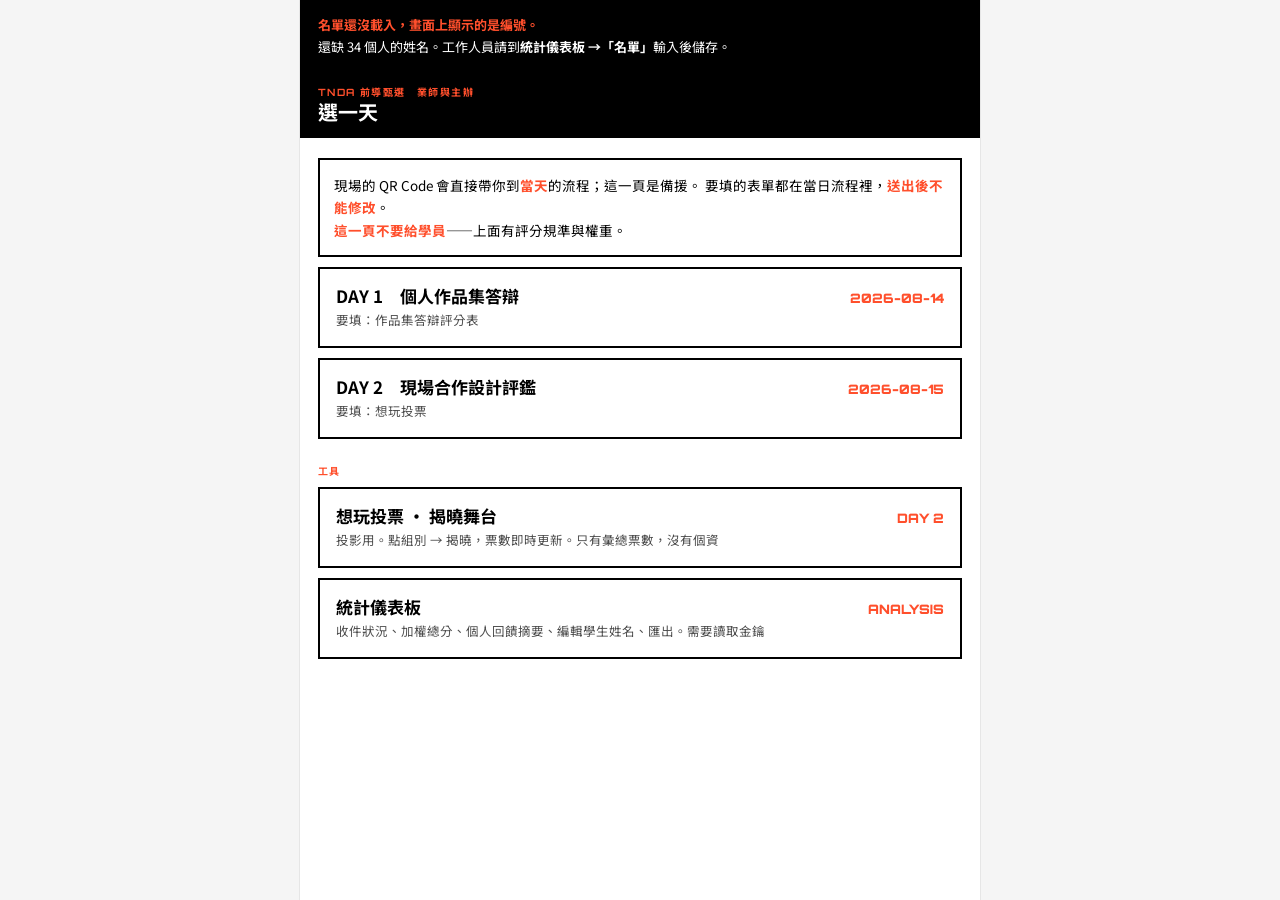
<file: staff.html>
<!DOCTYPE html>
<html lang="zh-Hant">
<head>
<meta charset="utf-8">
<meta name="viewport" content="width=device-width, initial-scale=1, viewport-fit=cover">
<meta name="theme-color" content="#000000">
<meta name="robots" content="noindex,nofollow">
<title>TNDA 前導甄選 · 業師與主辦</title>
<link rel="stylesheet" href="app.css">
<link rel="stylesheet" href="entry.css">
</head>
<body>
<div class="app">
  <header class="bar dark">
    <div><div class="eyebrow" style="color:var(--tnda-orange)">TNDA 前導甄選　業師與主辦</div>
      <h1>選一天</h1></div>
  </header>
  <main class="body" style="padding-bottom:40px">
    <div class="note">
      現場的 QR Code 會直接帶你到<strong>當天</strong>的流程；這一頁是備援。
      要填的表單都在當日流程裡，<strong>送出後不能修改</strong>。<br>
      <strong>這一頁不要給學員</strong>——上面有評分規準與權重。
    </div>
    <div id="list"></div>

    <span class="label">工具</span>
    <!-- draw.html（擂台賽抽籤）還在，但 2026 這一場沒有擂台賽，所以不列出來。
         之後要辦的話：規模.json 的 Day1.擂台賽 改 true、跑 套用規模.py，
         再把下面這段取消註解。
    <a class="entry" href="draw.html">
      <div class="top"><span class="nm">擂台賽上場順序</span><span class="wt">DAY 1</span></div>
      <div class="sub">按一下抽出全場順序，投影用。守擂制，第 01 位先上</div>
    </a>
    -->
    <a class="entry" href="votes.html">
      <div class="top"><span class="nm">想玩投票 · 揭曉舞台</span><span class="wt">DAY 2</span></div>
      <div class="sub">投影用。點組別 → 揭曉，票數即時更新。只有彙總票數，沒有個資</div>
    </a>
    <a class="entry" href="dashboard.html">
      <div class="top"><span class="nm">統計儀表板</span><span class="wt">ANALYSIS</span></div>
      <div class="sub">收件狀況、加權總分、個人回饋摘要、編輯學生姓名、匯出。需要讀取金鑰</div>
    </a>
  </main>
</div>

<script src="config.js?v=3ca76b66"></script>
<script src="app.js?v=e4e5808b"></script>
<script>
(() => {
'use strict';
const T = window.TNDA, A = window.APP;
document.getElementById('list').innerHTML = Object.keys(T.SCHEDULE).map((d) => {
  const s = T.SCHEDULE[d];
  const forms = [].concat(...(s.blocks || []).map((b) => A.formsFor(b, 'mentor')))
    .filter((v, i, a) => a.indexOf(v) === i)
    .map((id) => T.FORMS[id].title).join('、');
  return '<a class="entry" href="run.html?day=' + encodeURIComponent(d) + '">' +
    '<div class="top"><span class="nm">DAY ' + d + '　' + A.esc(s.title) + '</span>' +
    '<span class="wt">' + A.esc(s.date) + '</span></div>' +
    '<div class="sub">' + (forms ? '要填：' + A.esc(forms) : '沒有要填的表單') + '</div></a>';
}).join('');
A.guard(document.querySelector('.app'));
A.nameNotice(document.querySelector('.app'));
A.syncNames().then(() => A.nameNotice(document.querySelector('.app')));
})();
</script>
</body>
</html>
</file>
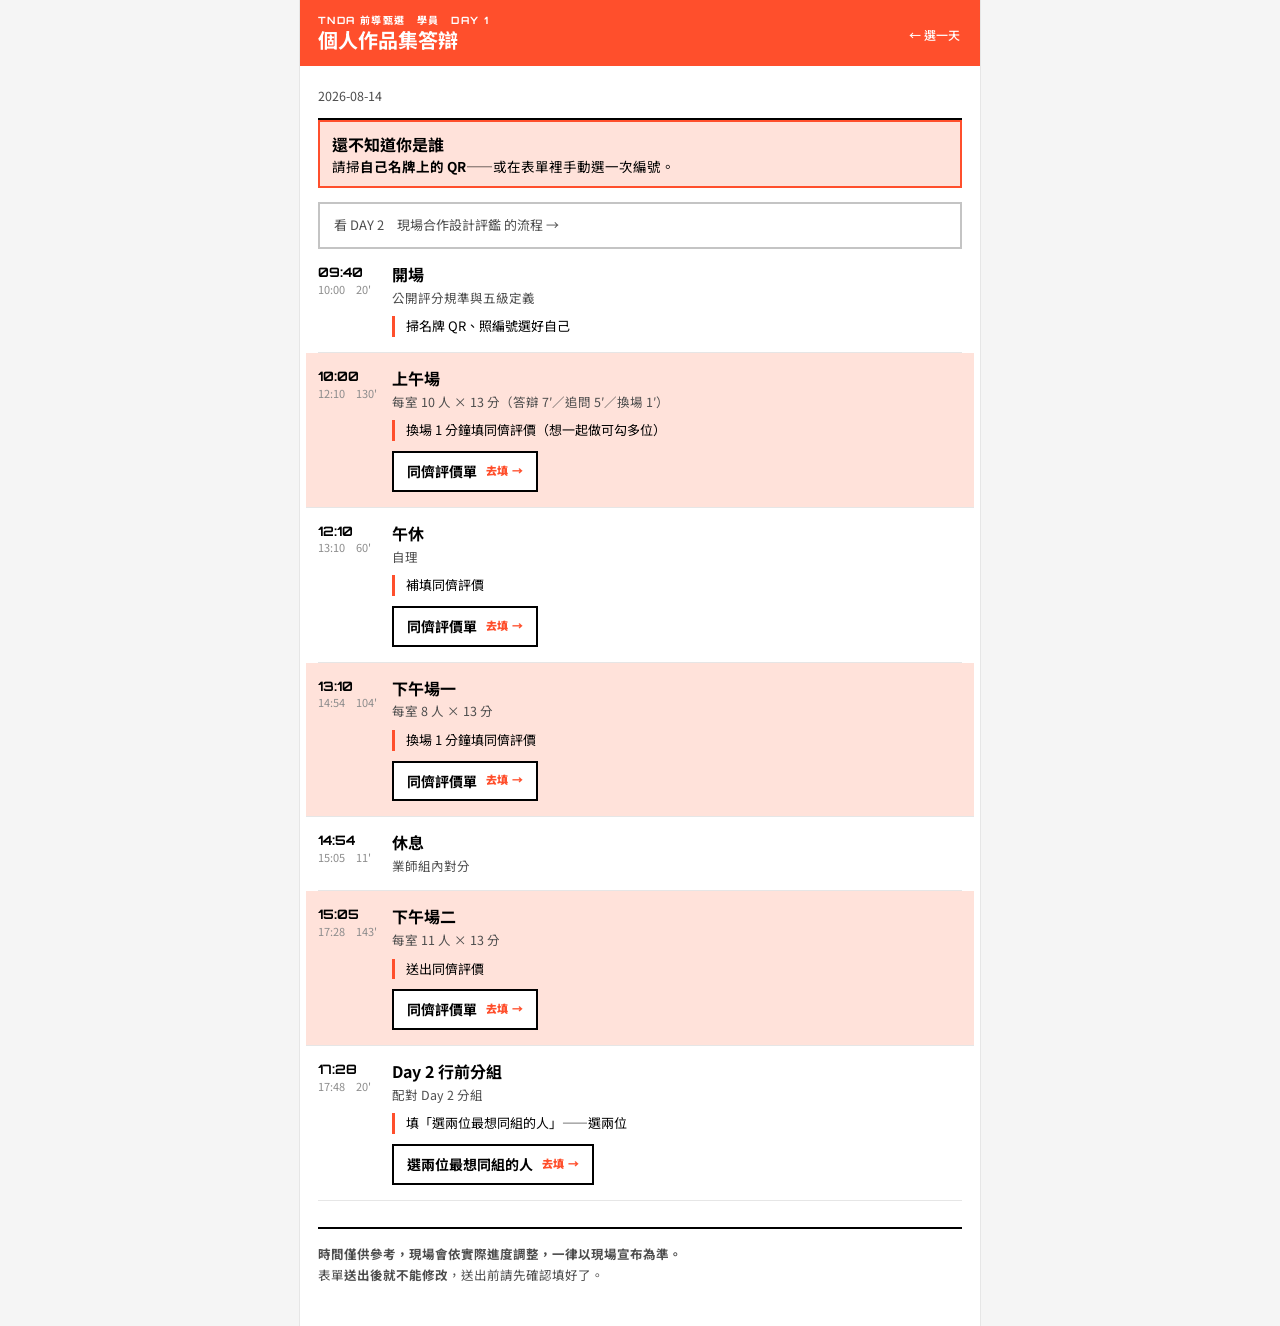
<file: today.html>
<!DOCTYPE html>
<html lang="zh-Hant">
<head>
<meta charset="utf-8">
<meta name="viewport" content="width=device-width, initial-scale=1, viewport-fit=cover">
<meta name="theme-color" content="#FF4F2C">
<title>當日行程 · TNDA 前導甄選</title>
<link rel="stylesheet" href="app.css">
<style>
.app{max-width:680px;background:#fff}
.body{background:#fff}

/* 日期列。DAY 與標題已經在橘色抬頭上了，這裡只補抬頭沒有的資訊。 */
.dayline{display:flex;align-items:center;gap:10px;font-size:12.5px;color:var(--ink-500);
         padding-bottom:12px;border-bottom:2px solid var(--tnda-black)}
.dayline .today{font:700 10px/1 var(--font-display);letter-spacing:.1em;
                background:var(--tnda-orange);color:#fff;padding:5px 8px}

.other{display:block;border:2px solid var(--ink-200);padding:11px 14px;margin-top:10px;
       font-size:13px;color:var(--ink-500);background:#fff}
.other:hover{border-color:var(--tnda-black);color:var(--tnda-black)}

.blk{display:grid;grid-template-columns:60px 1fr;gap:14px;padding:15px 0;
     border-bottom:1px solid var(--ink-100)}
.blk .time{font:700 13px/1.35 var(--font-display);white-space:nowrap}
.blk .time em{display:block;font:400 11px/1.3 var(--font-body);color:var(--ink-300);font-style:normal}
.blk .lb{font:700 16px/1.3 var(--font-body)}
.blk .nt{font-size:12.5px;color:var(--ink-500);line-height:1.55;margin-top:3px}
.blk .you{margin-top:9px;padding-left:11px;border-left:3px solid var(--tnda-orange);
          font-size:13px;line-height:1.6}
.blk .you strong{color:var(--tnda-orange)}
.blk.key{background:var(--orange-100);margin:0 -12px;padding:15px 12px}

/* 要填的表單：直接點進去 */
.fbtn{display:inline-flex;align-items:center;gap:9px;border:2px solid var(--tnda-black);
      padding:10px 13px;margin:10px 8px 0 0;font:700 14px/1.2 var(--font-body);
      color:var(--tnda-black);background:#fff}
.fbtn:hover{background:var(--tnda-black);color:#fff}
.fbtn .go{font:900 11px/1 var(--font-display);color:var(--tnda-orange)}
.fbtn.sent{border-color:var(--ink-200);background:var(--ink-050);color:var(--ink-300)}
.fbtn.sent .go{color:var(--ink-300)}

.whois{display:flex;align-items:center;justify-content:space-between;gap:10px;
       border:2px solid var(--tnda-black);padding:10px 12px;margin-bottom:14px;
       font-size:13.5px;line-height:1.5}
.whois b{font-size:16px}
.whois .no{font:900 15px/1 var(--font-display);color:var(--tnda-orange);margin-right:6px}
.whois a{color:var(--ink-500);border-bottom:1px solid var(--ink-200);
         white-space:nowrap;font-size:12.5px}
.whois.none{border-color:var(--tnda-orange);background:var(--orange-100)}

.foot-note{margin-top:26px;border-top:2px solid var(--tnda-black);padding-top:14px;
           font-size:12.5px;color:var(--ink-500);line-height:1.7}
.err{border:2px solid var(--tnda-orange);background:var(--orange-100);padding:14px;
     font-size:13px;line-height:1.7}
</style>
</head>
<body>
<div class="app">
  <header class="bar">
    <div><div class="eyebrow" id="eyebrow">TNDA 前導甄選　學員</div><h1 id="h1">當日行程</h1></div>
    <div class="who" id="back"></div>
  </header>

  <main class="body" style="padding-bottom:40px">
    <div id="out"></div>
    <div class="foot-note">
      <strong>時間僅供參考，現場會依實際進度調整，一律以現場宣布為準。</strong><br>
      表單<strong>送出後就不能修改</strong>，送出前請先確認填好了。
    </div>
  </main>
</div>

<script src="config.js?v=3ca76b66"></script>
<script src="app.js?v=e4e5808b"></script>
<script>
(() => {
'use strict';

/* 掃 QR 進來的第一頁：當天的流程 ＋ 每一段要填的表單。
   唯讀的行程（不標「現在」），只有表單連結可以點。 */

const out = document.getElementById('out');
if (!window.TNDA || !window.TNDA.SCHEDULE) {
  out.innerHTML = '<div class="err">流程還沒載入完成。請重新整理一次；' +
    '如果還是這樣，請告訴現場工作人員。</div>';
  return;
}

const T = window.TNDA, A = window.APP;
const esc = A.esc;
const two = (n) => String(n).padStart(2, '0');
const todayISO = () => {
  const d = new Date();
  return d.getFullYear() + '-' + two(d.getMonth() + 1) + '-' + two(d.getDate());
};
const mins = (hhmm) => {
  const m = /^(\d{1,2}):(\d{2})$/.exec(hhmm || '');
  return m ? Number(m[1]) * 60 + Number(m[2]) : null;
};

const days = Object.keys(T.SCHEDULE);
const asked = new URLSearchParams(location.search).get('day');
const today = days.find((d) => T.SCHEDULE[d].date === todayISO());
// QR 指定哪一天就看哪一天；沒指定就看今天，都對不上就 Day 1。
const DAY = days.includes(asked) ? asked : (today || days[0]);
const S = T.SCHEDULE[DAY] || { blocks: [] };

// 名牌上的 QR 帶自己的編號，掃進來就認人，不用自己在名單裡找。
A.claimIdentity();

A.mountBack(document.getElementById('back'), 'index.html', '選一天');
document.getElementById('eyebrow').textContent = 'TNDA 前導甄選　學員　DAY ' + DAY;
document.getElementById('h1').textContent = S.title || '當日行程';

function render() {
  // DAY 與標題在抬頭上已經有了，這裡只放日期與「今天」，不重複。
  let h = '<div class="dayline"><span>' + esc(S.date || '') + '</span>' +
    (DAY === today ? '<span class="today">今天</span>' : '') + '</div>';

  h += whoisHTML();

  const otherDay = days.find((d) => d !== DAY);
  if (otherDay) {
    h += '<a class="other" href="today.html?day=' + esc(otherDay) + '">' +
      '看 DAY ' + esc(otherDay) + '　' + esc(T.SCHEDULE[otherDay].title || '') + ' 的流程 →</a>';
  }

  h += (S.blocks || []).map(blockHTML).join('');
  out.innerHTML = h;

  const nm = document.getElementById('notme');
  if (nm) nm.onclick = (e) => {
    e.preventDefault();
    if (!confirm('要清除「我是誰」嗎？\n\n清除後要重新掃自己名牌上的 QR，'
      + '或在表單裡手動選編號。已經送出的資料不受影響。')) return;
    A.draft.forget();
    render();
  };
}

function blockHTML(b) {
  const span = mins(b.to) - mins(b.from);
  // 只顯示學員要填的表單；業師端的 todo／links 不會出現在這一頁。
  const forms = A.formsFor(b, 'student').map((id) => {
    const f = T.FORMS[id];
    const sent = sentAlready(id);
    return '<a class="fbtn' + (sent ? ' sent' : '') + '" href="form.html?f=' +
      encodeURIComponent(id) + '&day=' + esc(DAY) + '">' + esc(f.title) +
      '<span class="go">' + (sent ? '已送出' : '去填 →') + '</span></a>';
  }).join('');

  return '<div class="blk' + (b.key ? ' key' : '') + '">' +
    '<div class="time">' + esc(b.from) +
      '<em>' + esc(b.to) + (span ? '　' + span + "'" : '') + '</em></div>' +
    '<div><div class="lb">' + esc(b.label) + '</div>' +
      (b.note ? '<div class="nt">' + esc(b.note) + '</div>' : '') +
      (b.you ? '<div class="you">' + b.you + '</div>' : '') +
      forms +
    '</div></div>';
}

/** 「你是誰」。掃自己的名牌就會有；沒有的話要提醒他去掃，
    因為接下來每一張表單都得先認人。 */
function whoisHTML() {
  const me = A.draft.identity();
  if (!me || !me.id || !T.isKnown(me.id)) {
    return '<div class="whois none"><span>' +
      '<b>還不知道你是誰</b><br>請掃<strong>自己名牌上的 QR</strong>——' +
      '或在表單裡手動選一次編號。</span></div>';
  }
  const nm = T.hasName(me.id) ? T.nameOf(me.id) : '';
  return '<div class="whois"><span><span class="no">' + esc(me.id) + '</span>' +
    (nm ? '<b>' + esc(nm) + '</b>' : '<b>（姓名尚未載入）</b>') +
    '<br>接下來的表單都會用這個身分送出。</span>' +
    '<a href="#" id="notme">不是我</a></div>';
}

/** 這台裝置送出過沒。只看得到自己這台的紀錄，夠用來提醒「已經交了」。 */
function sentAlready(formId) {
  const me = A.draft.identity();
  if (!me || !me.id) return false;
  return A.lock.is(formId + '§' + me.id);
}

if (A && A.guard) A.guard(document.querySelector('.app'));
render();
// 名單沒載入的提示只給工作人員看——學員看到也幫不上忙，只會以為壞了。
A.syncNames().then(() => render());
})();
</script>
</body>
</html>
</file>
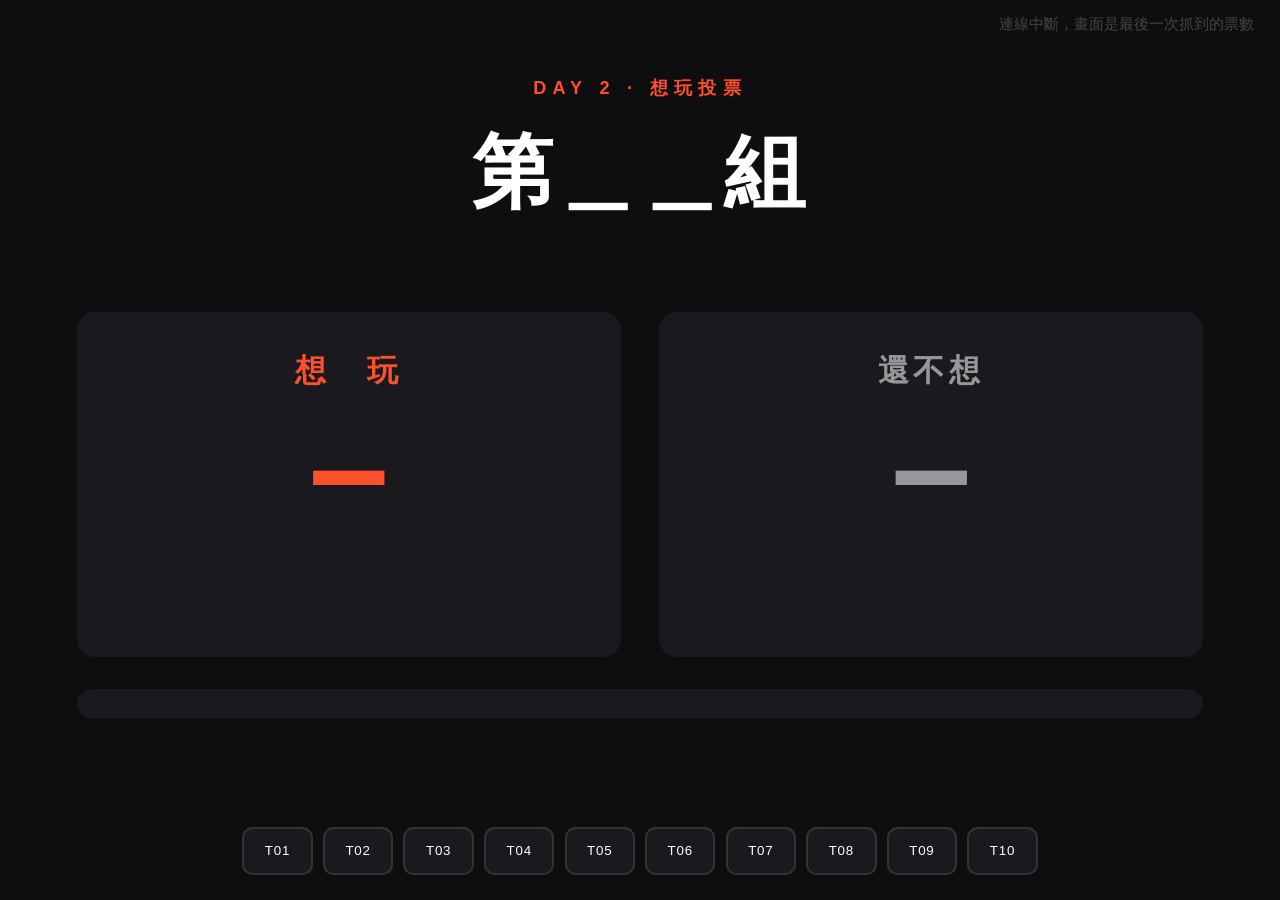
<file: votes.html>
<!DOCTYPE html>
<html lang="zh-Hant">
<head>
<meta charset="utf-8">
<meta name="viewport" content="width=device-width, initial-scale=1">
<meta name="robots" content="noindex,nofollow">
<title>想玩投票 · 揭曉</title>
<style>
/* 投影舞台頁：黑底大字，給電視用。只讀彙總票數（免金鑰），不碰個人資料。 */
*{box-sizing:border-box;margin:0;padding:0}
:root{--orange:#FF4F2C;--ink:#0E0E10;--panel:#1A1A1E;--soft:rgba(255,255,255,.55)}
html,body{height:100%}
body{background:var(--ink);color:#fff;overflow:hidden;
     font-family:"Noto Sans TC","PingFang TC","Microsoft JhengHei",sans-serif;
     display:flex;flex-direction:column}
.stage{flex:1;display:flex;flex-direction:column;align-items:center;justify-content:center;
       gap:3.5vh;padding:4vh 5vw 2vh}
.eyebrow{font-weight:800;letter-spacing:.35em;color:var(--orange);font-size:2vh}
.team{font-size:9vh;font-weight:900;line-height:1;letter-spacing:.04em}
.topic{font-size:3.2vh;color:var(--soft);min-height:4vh}
.duel{display:grid;grid-template-columns:1fr 1fr;gap:3vw;width:min(88vw,1400px)}
.side{background:var(--panel);border:3px solid transparent;border-radius:2vh;
      padding:4vh 2vw;text-align:center;transition:transform .3s,border-color .3s}
.side .lb{font-size:3.4vh;font-weight:800;letter-spacing:.15em}
.side .n{font-size:16vh;font-weight:900;line-height:1.05;font-variant-numeric:tabular-nums}
.side.play .lb,.side.play .n{color:var(--orange)}
.side.skip .lb,.side.skip .n{color:var(--soft)}
.side.win{border-color:var(--orange);transform:scale(1.04);
          animation:pulse 1.2s ease-in-out infinite alternate}
@keyframes pulse{from{box-shadow:0 0 0 rgba(255,79,44,.0)}to{box-shadow:0 0 9vh rgba(255,79,44,.45)}}
.bar{width:min(88vw,1400px);height:3.2vh;background:var(--panel);border-radius:99px;overflow:hidden;display:flex}
.bar .y{background:var(--orange);width:0%;transition:width 1.2s cubic-bezier(.2,.8,.2,1)}
.total{font-size:2.4vh;color:var(--soft)}
.jrow{display:flex;gap:.8vw;justify-content:center;margin-top:2.4vh;min-height:6vh;flex-wrap:wrap}
.jchip{border:2px solid var(--orange);border-radius:99px;padding:1.3vh 1.8vw;
       font-weight:800;font-size:2.6vh;animation:pop .45s cubic-bezier(.2,1.6,.4,1)}
.skip .jchip{border-color:#555;color:var(--soft)}
@keyframes pop{from{transform:scale(.2);opacity:0}}
.rail{display:flex;gap:.8vw;justify-content:center;padding:2.2vh 2vw 2.8vh;flex-wrap:wrap}
.rail button{font:800 2.4vh/1 inherit;color:#fff;background:var(--panel);border:2px solid #333;
             border-radius:1.2vh;padding:1.6vh 1.6vw;cursor:pointer;letter-spacing:.06em}
.rail button.on{background:var(--orange);border-color:var(--orange);color:#fff}
.rail button .dot{display:inline-block;width:1vh;height:1vh;border-radius:99px;
                  background:var(--orange);margin-left:.6vw;vertical-align:middle}
.rail button.on .dot{background:#fff}
.reveal{font:900 3vh/1 inherit;letter-spacing:.2em;color:var(--ink);background:var(--orange);
        border:0;border-radius:99px;padding:2.2vh 4vw;cursor:pointer}
.reveal:disabled{opacity:.35;cursor:default}
.hint{position:fixed;top:1.6vh;right:2vw;font-size:1.7vh;color:#444}
.q{color:#333}
</style>
</head>
<body>
<div class="hint" id="hint"></div>
<div class="stage">
  <div class="eyebrow">DAY 2 · 想玩投票</div>
  <div class="team" id="team">第＿＿組</div>
  <div class="topic" id="topic"></div>
  <div class="duel">
    <div class="side play" id="sideY"><div class="lb">想　玩</div><div class="n" id="ny">–</div>
      <div class="jrow" id="jy"></div></div>
    <div class="side skip" id="sideN"><div class="lb">還不想</div><div class="n" id="nn">–</div>
      <div class="jrow" id="jn"></div></div>
  </div>
  <div class="bar"><div class="y" id="fill"></div></div>
  <div class="total" id="total"></div>
</div>
<div class="rail" id="rail"></div>

<script src="config.js?v=3ca76b66"></script>
<script src="app.js?v=e4e5808b"></script>
<script>
(() => {
'use strict';
const T = window.TNDA, A = window.APP;
const $ = (id) => document.getElementById(id);

/* 開票直播：不等收齊、沒有揭曉鍵。票一進來就 +1，
   業師一投馬上翻牌站邊。換組時數字從 0 滾上來當入場。 */
/* ?demo=1 ＝示範模式：不連後端，假票每秒流入，投影前排練用。 */
const DEMO = new URLSearchParams(location.search).get('demo');
let VOTES = {}, TOPICS = {}, SEL = null;
let SHOWN = { y: 0, n: 0, ms: {} };   // 目前畫面上已呈現的狀態

const mname = (m) => T.nameOf(m);
const split = (v) => {
  const ms = Object.keys(v.m || {}).sort();
  const my = ms.filter((k) => v.m[k] === 'Y'), mn = ms.filter((k) => v.m[k] === 'N');
  return { my, mn, y: v.y + my.length, n: v.n + mn.length, tot: v.y + v.n + ms.length };
};
/** 這一組總共有幾張票可投：全體學員（扣掉自己組的人）＋當天業師。 */
const eligible = (t) =>
  T.allStudentIds().length - T.teamMembers(t).length + T.mentorIdsForDay(2).length;

/** 數字從 from 滾到 to。每個元素同時只跑一條動畫（新的蓋掉舊的）。 */
function roll(el, from, to, ms) {
  if (from === to) { el.textContent = String(to); return; }
  const t0 = performance.now(), token = (el._tok = (el._tok || 0) + 1);
  const tick = (now) => {
    if (el._tok !== token) return;
    const p2 = Math.min(1, (now - t0) / ms);
    el.textContent = String(Math.round(from + (to - from) * (1 - Math.pow(1 - p2, 3))));
    if (p2 < 1) requestAnimationFrame(tick);
  };
  requestAnimationFrame(tick);
}

function rail() {
  $('rail').innerHTML = T.d2Teams().map((t) => {
    const v = VOTES[t], k = v ? split(v) : null;
    return '<button data-t="' + t + '" class="' + (SEL === t ? 'on' : '') + '">' + t +
      ((k && k.tot > 0) ? '<span class="dot"></span>' : '') + '</button>';
  }).join('');
  document.querySelectorAll('.rail button').forEach((b) => {
    b.onclick = () => {
      SEL = b.dataset.t;
      SHOWN = { y: 0, n: 0, ms: {} };            // 從 0 開始滾，換組有進場感
      $('jy').innerHTML = ''; $('jn').innerHTML = '';
      paint(true);
    };
  });
}

function paint(entering) {
  rail();
  if (!SEL) return;
  $('team').textContent = '第 ' + parseInt(SEL.slice(1), 10) + ' 組';
  const tp = TOPICS[SEL];
  $('topic').textContent = tp ? A.cardLabel(tp).replace(/^C\d+　/, '') : '';
  const v = VOTES[SEL] || { y: 0, n: 0, m: {} };
  const k = split(v);

  roll($('ny'), SHOWN.y, k.y, entering ? 1200 : 500);
  roll($('nn'), SHOWN.n, k.n, entering ? 1200 : 500);

  // 業師：只補新出現的牌，已在牆上的不動。
  Object.keys(v.m || {}).sort().forEach((m) => {
    if (SHOWN.ms[m]) return;
    const el = $(v.m[m] === 'Y' ? 'jy' : 'jn');
    el.insertAdjacentHTML('beforeend',
      '<span class="jchip" data-m="' + A.esc(m) + '">' + A.esc(mname(m)) + '</span>');
  });

  const pct = k.tot ? Math.round(k.y / k.tot * 100) : 0;
  $('fill').style.width = pct + '%';
  const cap = eligible(SEL);
  $('total').innerHTML = '已收 <b>' + k.tot + '</b> / ' + cap + ' 票' +
    (k.tot >= cap ? ' · 全數到齊' : ' · 還有 ' + (cap - k.tot) + ' 票');
  $('sideY').classList.toggle('win', k.tot > 0 && k.y >= k.n);
  $('sideN').classList.toggle('win', k.tot > 0 && k.n > k.y);

  SHOWN = { y: k.y, n: k.n, ms: Object.assign({}, v.m || {}) };
}

function demoTick() {
  const ts = T.d2Teams();
  // 亂數只用在示範畫面，不碰任何真資料。
  const pick = (a) => a[Math.floor(Math.random() * a.length)];
  for (let i = 0; i < 2; i++) {
    const t = SEL && Math.random() < 0.7 ? SEL : pick(ts);
    const v = (VOTES[t] = VOTES[t] || { y: 0, n: 0, m: {} });
    if (v.y + v.n >= 25) continue;
    if (Math.random() < 0.65) v.y++; else v.n++;
  }
  if (SEL && Math.random() < 0.25) {
    const v = (VOTES[SEL] = VOTES[SEL] || { y: 0, n: 0, m: {} });
    const m = pick(['M2', 'M3', 'M4', 'M5'].filter((x) => !v.m[x]));
    if (m) v.m[m] = Math.random() < 0.7 ? 'Y' : 'N';
  }
}

async function pull() {
  if (DEMO) { demoTick(); paint(false); return; }
  try {
    const res = await fetch(T.ENDPOINT + (T.ENDPOINT.includes('?') ? '&' : '?') + 'action=votes');
    const d = await res.json();
    if (d.ok && d.votes) VOTES = d.votes;
    $('hint').textContent = '';
  } catch (e) { $('hint').textContent = '連線中斷，畫面是最後一次抓到的票數'; }
  paint(false);
}

if (DEMO) {
  T.applyNames({ M2: '李季弦', M3: '王彥凱', M4: '孫唯瑄', M5: '高偉傑' });
  TOPICS = { T01: 'C05', T02: 'C06', T03: 'C07', T04: 'C01', T05: 'C03' };
  document.getElementById('hint').textContent = '示範模式（假資料）';
} else {
  A.fetchTopics().then((t) => { TOPICS = t; paint(false); });
  A.syncNames().then(() => paint(false));   // 業師名字（M2 → 李季弦）
}
pull();
setInterval(pull, DEMO ? 1100 : 2500);
})();
</script>
</body>
</html>
</file>
<file: app.css>
/* TNDA 電子表單系統 — 共用樣式
   品牌只有三色（活力橘 / 光芒白 / 黑），無圓角、無陰影、無模糊。
   token 直接內嵌，讓每個頁面都能單獨部署。 */
@import url("https://fonts.googleapis.com/css2?family=Orbitron:wght@400..900&family=Noto+Sans+TC:wght@400;500;700;900&display=swap");

:root{
  --tnda-orange:#FF4F2C; --tnda-white:#FFF; --tnda-black:#000;
  --orange-600:#E03F1F; --orange-100:#FFE2DA;
  --ink-500:#4D4D4D; --ink-300:#8C8C8C; --ink-200:#C4C4C4; --ink-100:#E6E6E6; --ink-050:#F5F5F5;
  --white-a70:rgba(255,255,255,.7);
  --font-display:"Orbitron","Eurostile","Noto Sans TC",sans-serif;
  --font-body:"Noto Sans TC","PingFang TC","Microsoft JhengHei",sans-serif;
}
*,*::before,*::after{box-sizing:border-box}
html,body{margin:0;padding:0}
body{font:400 16px/1.6 var(--font-body);color:var(--tnda-black);background:var(--ink-050);
     -webkit-font-smoothing:antialiased;-webkit-text-size-adjust:100%}
button,input,textarea,select{font:inherit;color:inherit}
button{border:0;background:none;cursor:pointer}
a{color:var(--tnda-orange);text-decoration:none}
.hide{display:none !important}
.eyebrow{font:700 10px/1.2 var(--font-display);letter-spacing:.14em;text-transform:uppercase}
code{font-family:ui-monospace,Menlo,monospace;font-size:.88em;background:var(--ink-050);padding:1px 4px}

/* ── shell ─────────────────────────────────────────────── */
.app{max-width:680px;margin:0 auto;background:var(--tnda-white);min-height:100dvh;
     display:flex;flex-direction:column;box-shadow:0 0 0 1px var(--ink-100)}
.bar{background:var(--tnda-orange);color:var(--tnda-white);
     padding:14px 18px calc(14px + env(safe-area-inset-top));
     display:flex;justify-content:space-between;align-items:flex-end;gap:12px;position:sticky;top:0;z-index:20}
.bar h1{margin:2px 0 0;font:700 20px/1.2 var(--font-body)}
.bar .who{font:400 12px/1.4 var(--font-body);text-align:right;white-space:nowrap}
.bar.dark{background:var(--tnda-black)}
/* 抬頭列上的連結（← 上一頁）。app.css 的預設 a 是橘色，
   放在橘底的學員抬頭上會整個看不見，所以這裡一定要覆蓋。
   順便把點擊區墊大，手機上才好按。 */
.bar a{color:var(--tnda-white);border-bottom:1px solid var(--white-a40);
       display:inline-block;padding:8px 2px;font-weight:500}
.bar a:hover{border-bottom-color:var(--tnda-white)}
.body{flex:1;padding:20px 18px 150px}

/* ── blocks ────────────────────────────────────────────── */
.note{border:2px solid var(--tnda-black);padding:14px;font-size:13.5px;line-height:1.65}
.note strong{color:var(--tnda-orange)}
.label{font:700 10px/1.2 var(--font-display);letter-spacing:.14em;color:var(--tnda-orange);
       text-transform:uppercase;margin:26px 0 10px;display:block}
.label .w{color:var(--tnda-black);font-size:11px;margin-left:8px}
.hint{font-size:12px;color:var(--ink-500);margin-top:8px;line-height:1.55}
.sect{border:2px solid var(--tnda-black);padding:16px;margin-top:22px}
.sect.accent{border-color:var(--tnda-orange)}
.sect > .label:first-child{margin-top:0}

.field{width:100%;padding:12px 13px;border:2px solid var(--tnda-black);
       background:var(--tnda-white);border-radius:0;-webkit-appearance:none}
.field:focus{outline:3px solid var(--tnda-orange);outline-offset:-3px}
textarea.field{min-height:90px;resize:vertical;line-height:1.6}

.btn{display:block;width:100%;padding:16px;background:var(--tnda-black);color:var(--tnda-white);
     font:700 16px/1.2 var(--font-body);text-align:center;border:2px solid var(--tnda-black)}
.btn.primary{background:var(--tnda-orange);border-color:var(--tnda-orange)}
.btn.ghost{background:var(--tnda-white);color:var(--tnda-black)}
.btn.inline{display:inline-block;width:auto;padding:12px 18px;font-size:14px}
.btn:disabled{background:var(--ink-200);border-color:var(--ink-200);color:var(--tnda-white);cursor:not-allowed}

/* ── pick lists ────────────────────────────────────────── */
.pick{display:grid;gap:8px}
.pick.cols{grid-template-columns:repeat(auto-fit,minmax(140px,1fr))}
.pick button{border:2px solid var(--tnda-black);padding:13px;text-align:left;
             font-weight:700;background:var(--tnda-white);line-height:1.35}
.pick button[aria-pressed="true"]{background:var(--tnda-black);color:var(--tnda-white)}
.pick button:disabled{opacity:.3;cursor:not-allowed}

/* ── scale 1–5 ─────────────────────────────────────────── */
.scale{display:flex;gap:7px}
.scale button{flex:1;max-width:56px;aspect-ratio:1;border:2px solid var(--tnda-black);
              background:var(--tnda-white);font:900 16px/1 var(--font-display)}
.scale button[aria-pressed="true"]{background:var(--tnda-orange);border-color:var(--tnda-orange);color:var(--tnda-white)}

/* ── choice / chips ────────────────────────────────────── */
.choice{display:grid;grid-template-columns:1fr 1fr;gap:8px}
.choice button{border:2px solid var(--tnda-black);padding:18px 12px;font-weight:700;font-size:16px;
               background:var(--tnda-white);line-height:1.3}
.choice button small{display:block;font-weight:400;font-size:11.5px;color:var(--ink-500);margin-top:4px}
.choice button[aria-pressed="true"]{background:var(--tnda-orange);border-color:var(--tnda-orange);color:var(--tnda-white)}
.choice button[aria-pressed="true"] small{color:var(--tnda-white)}
.choice button[data-v="N"][aria-pressed="true"]{background:var(--tnda-black);border-color:var(--tnda-black)}

.chips{display:flex;flex-wrap:wrap;gap:7px}
.chips button{border:2px solid var(--ink-200);padding:9px 11px;font-size:13.5px;
              font-weight:500;background:var(--tnda-white)}
.chips button b{font-family:var(--font-display);font-weight:900;margin-right:5px}
.chips button[aria-pressed="true"]{border-color:var(--tnda-black);background:var(--tnda-black);color:var(--tnda-white)}
.chips button:disabled{opacity:.35}

/* ── roster rows ───────────────────────────────────────── */
.progress{display:flex;align-items:center;gap:10px;margin-bottom:4px}
.progress .track{display:block;flex:1;height:8px;background:var(--ink-100)}
.progress .fill{display:block;height:100%;background:var(--tnda-orange);transition:width .18s ease-out}
.progress .n{font:900 13px/1 var(--font-display);white-space:nowrap}

.row{display:grid;grid-template-columns:30px 1fr auto;gap:10px;align-items:center;width:100%;
     text-align:left;padding:13px 4px;border-bottom:1px solid var(--ink-100);background:none}
.row .no{font:700 12px/1 var(--font-display);color:var(--ink-300)}
.row .nm{font-weight:700;font-size:15.5px}
.row .sub{display:block;font-weight:400;font-size:12px;color:var(--ink-500);margin-top:2px}
.tag{font:700 11px/1 var(--font-display);letter-spacing:.08em;padding:6px 9px;
     border:2px solid var(--ink-200);color:var(--ink-300);white-space:nowrap}
.tag.y,.tag.on{border-color:var(--tnda-orange);background:var(--tnda-orange);color:var(--tnda-white)}
.tag.n{border-color:var(--tnda-black);color:var(--tnda-black)}

/* ── sticky footer ─────────────────────────────────────── */
.foot{position:fixed;left:0;right:0;bottom:0;z-index:30;background:var(--tnda-white);
      border-top:2px solid var(--tnda-black);padding:12px 18px calc(12px + env(safe-area-inset-bottom))}
.foot .inner{max-width:680px;margin:0 auto;display:grid;gap:8px}
.foot .inner.two{grid-template-columns:1fr 1.4fr}

/* ── status ────────────────────────────────────────────── */
.status{font-size:13px;padding:12px 14px;border:2px solid var(--tnda-black);margin-top:14px;line-height:1.6}
.status.ok{background:var(--tnda-black);color:var(--tnda-white)}
.status.err{background:var(--orange-100);border-color:var(--tnda-orange)}
.done-mark{background:var(--tnda-orange);color:var(--tnda-white);padding:26px 20px}
.done-mark div:last-child{font:700 26px/1.25 var(--font-body);margin-top:6px}
.card-name{font:700 30px/1.15 var(--font-body);margin:2px 0 0}
</file>
<file: entry.css>
/* 入口頁（index.html 學員 / staff.html 業師）共用的清單樣式 */
.entry{display:block;border:2px solid var(--tnda-black);padding:16px;margin-top:10px;
       background:var(--tnda-white);color:var(--tnda-black)}
.entry:hover{background:var(--tnda-black);color:var(--tnda-white)}
.entry:hover .sub{color:var(--white-a70)}
.entry .top{display:flex;justify-content:space-between;align-items:baseline;gap:12px}
.entry .nm{font:700 17px/1.25 var(--font-body)}
.entry .wt{font:900 13px/1 var(--font-display);color:var(--tnda-orange);white-space:nowrap}
.entry .sub{font-size:12.5px;color:var(--ink-500);margin-top:5px;line-height:1.5}
.entry:hover .wt{color:var(--tnda-orange)}

.day{display:flex;align-items:center;gap:10px;margin:28px 0 6px}
.day span:first-child{font:900 30px/1 var(--font-display);color:var(--tnda-orange)}
.day span:last-child{font:700 13px/1.2 var(--font-body)}
</file>
